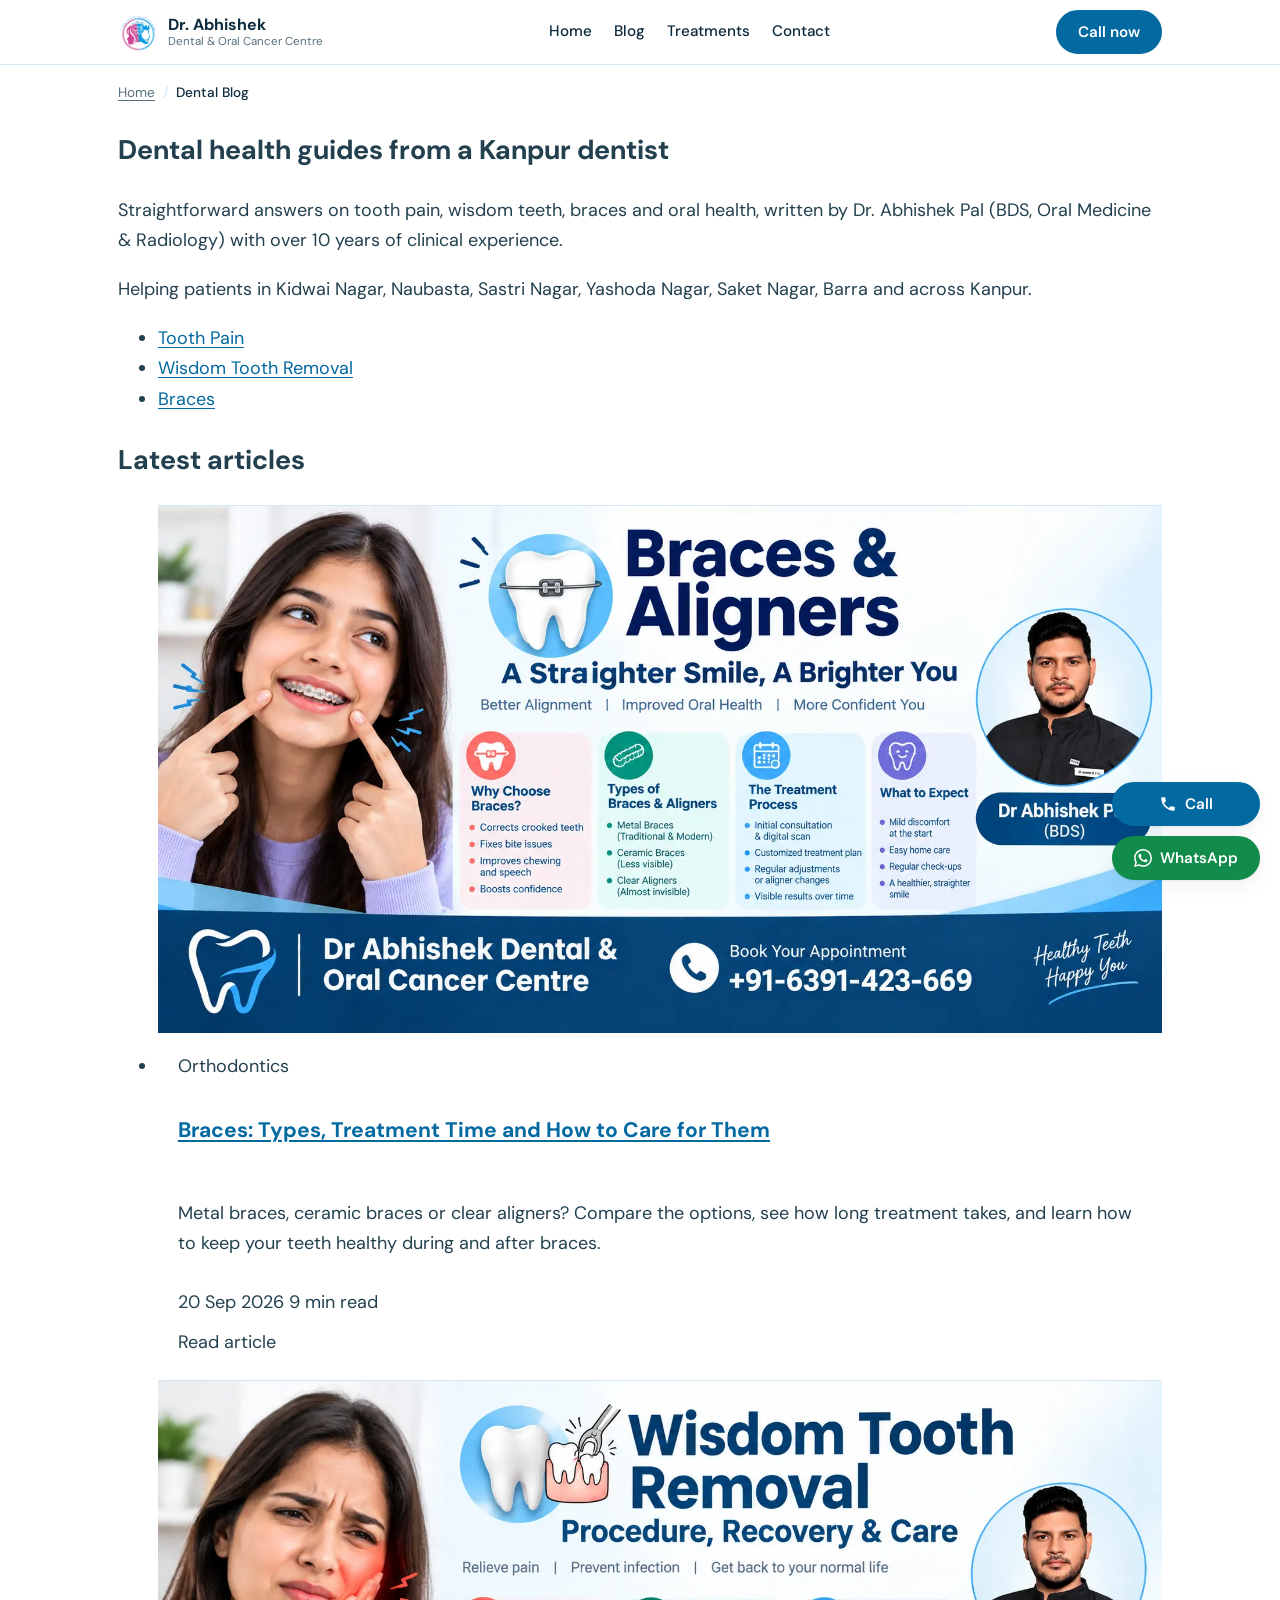
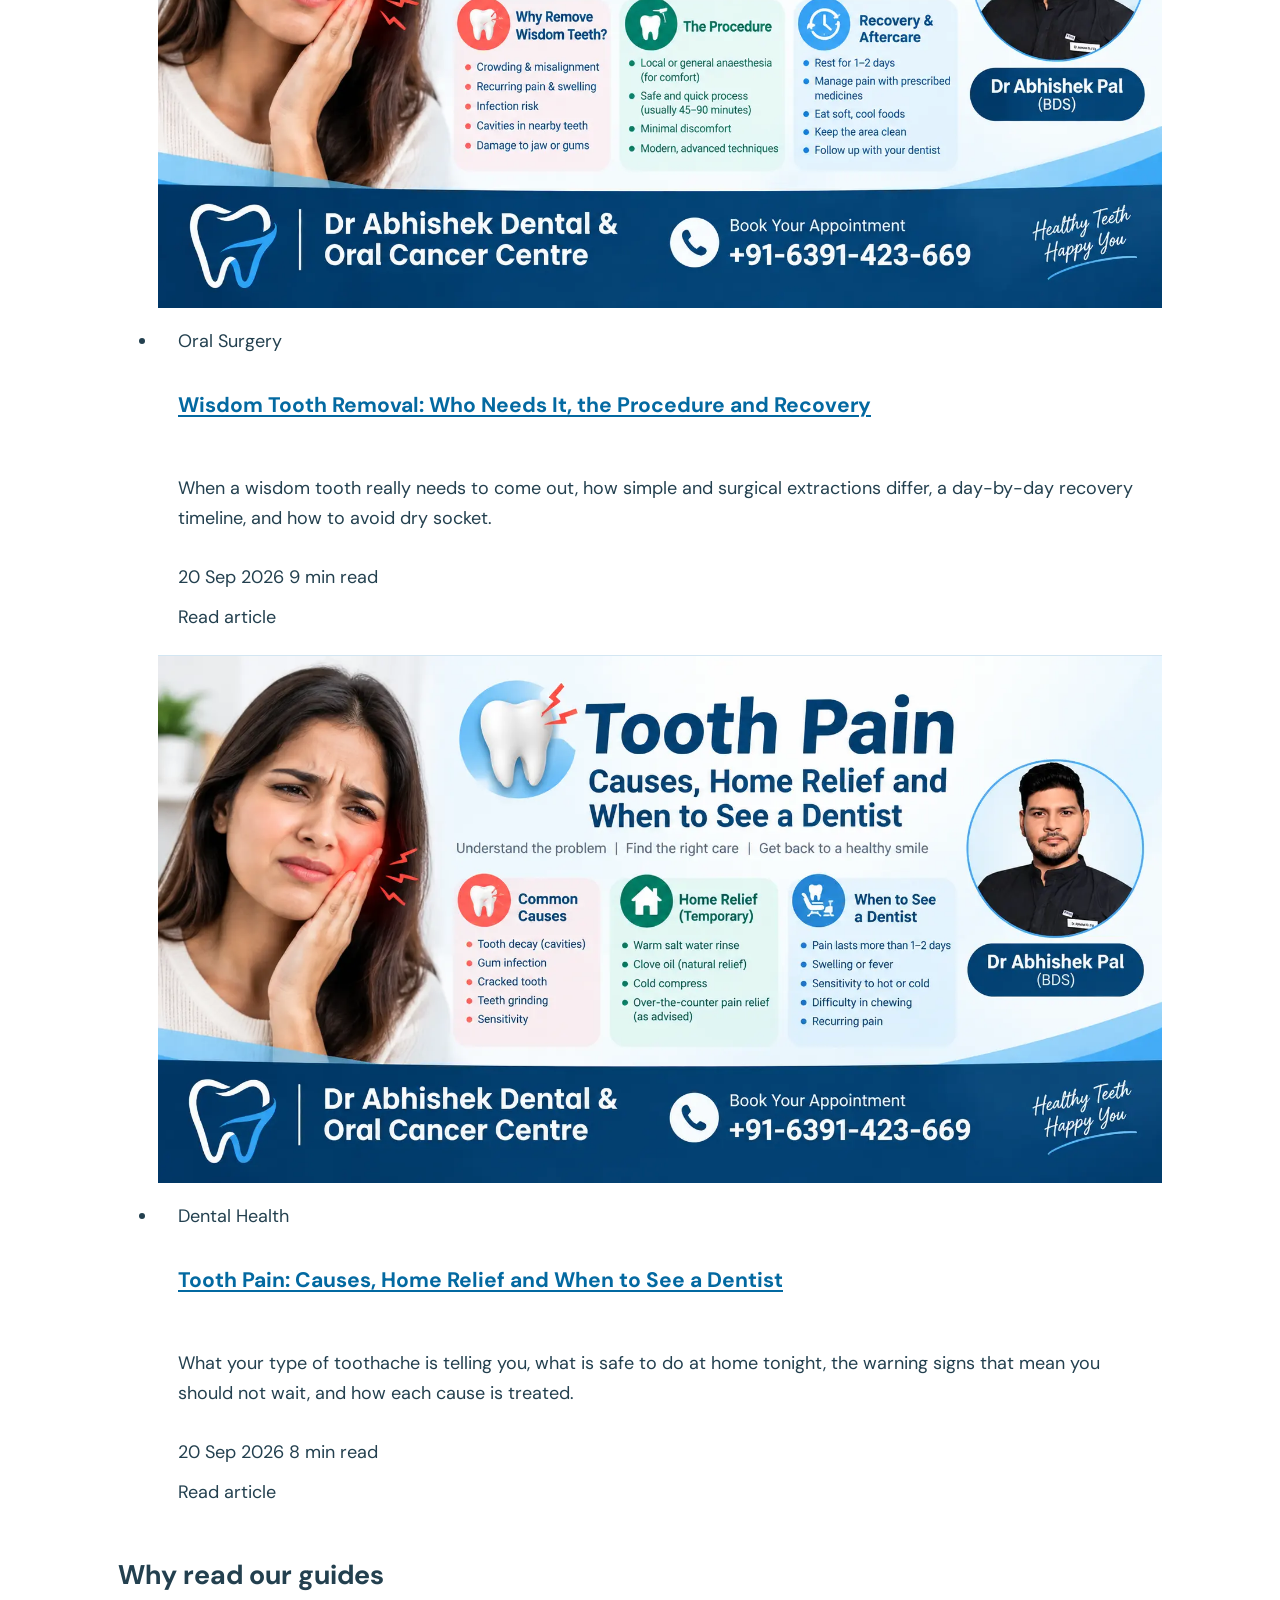
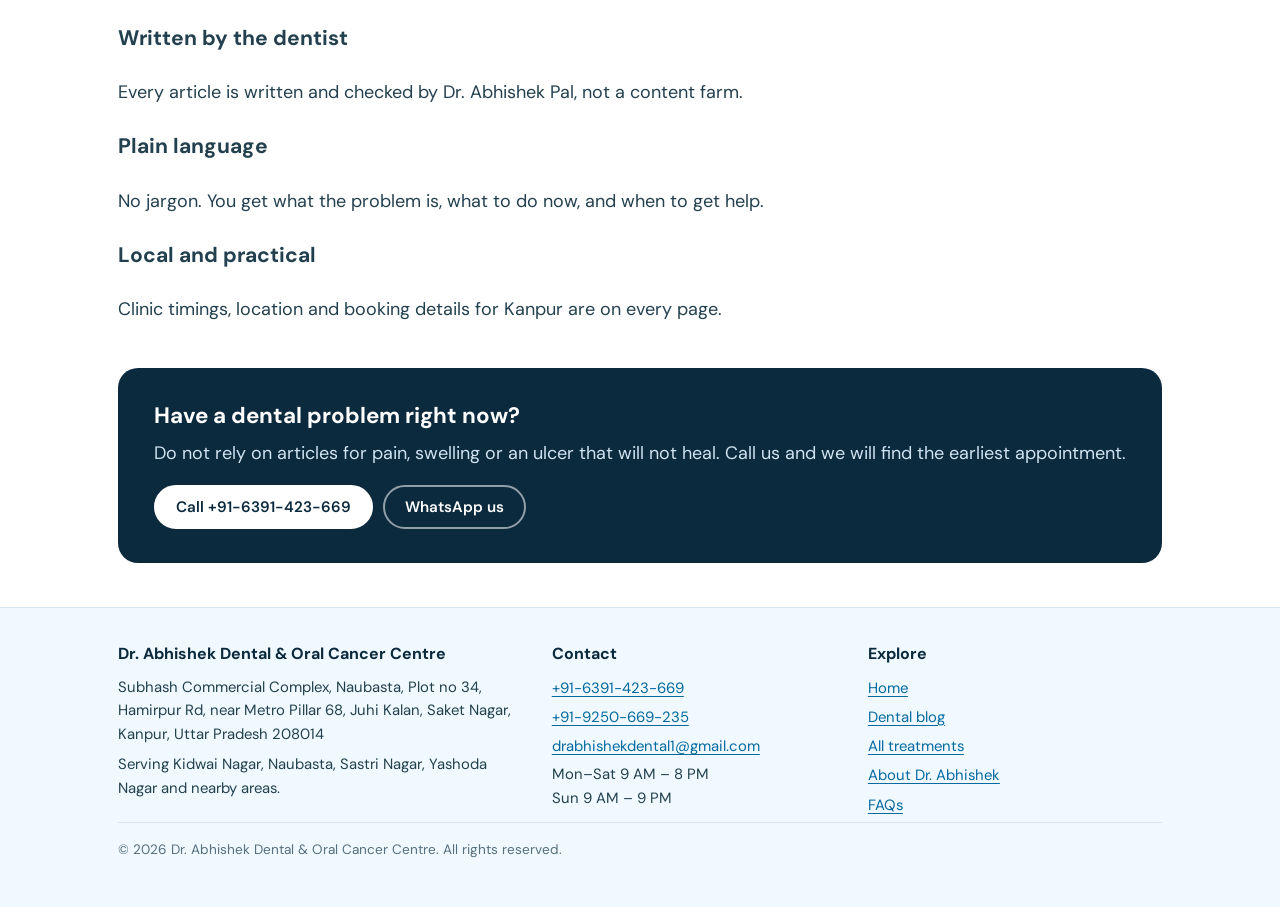
<file: blog/index.html>
<!DOCTYPE html>
<html lang="en-IN">
<head>
<meta charset="UTF-8">
<meta name="viewport" content="width=device-width, initial-scale=1">

<!-- ===== PRIMARY SEO ===== -->
<title>Dental Health Blog | Dr. Abhishek Dental, Kanpur</title>
<meta name="description" content="Clear, doctor-written dental guides on toothache, wisdom teeth, braces and oral cancer screening for patients in Kidwai Nagar, Naubasta, Sastri Nagar &amp; Yashoda Nagar, Kanpur.">
<meta name="keywords" content="dental blog Kanpur, dentist Kidwai Nagar, dentist Naubasta, dentist Yashoda Nagar, dentist Sastri Nagar, tooth pain, wisdom tooth, braces Kanpur, oral cancer screening Kanpur">
<meta name="author" content="Dr. Abhishek Pal">
<meta name="robots" content="index, follow, max-snippet:-1, max-image-preview:large, max-video-preview:-1">
<link rel="canonical" href="https://www.drabhishekdental.in/blog/">

<!-- ===== GEO ===== -->
<meta name="geo.region" content="IN-UP">
<meta name="geo.placename" content="Kanpur, Uttar Pradesh, India">
<meta name="geo.position" content="26.42372;80.31676">
<meta name="ICBM" content="26.42372, 80.31676">

<!-- ===== OPEN GRAPH / TWITTER ===== -->
<meta property="og:type" content="website">
<meta property="og:url" content="https://www.drabhishekdental.in/blog/">
<meta property="og:title" content="Dental Health Blog | Dr. Abhishek Dental, Kanpur">
<meta property="og:description" content="Doctor-written dental guides for patients in Kanpur: toothache, wisdom teeth, braces and more.">
<meta property="og:image" content="https://www.drabhishekdental.in/blog/images/braces-types-treatment-duration-kanpur.webp">
<meta property="og:image:alt" content="Dental health guides by Dr. Abhishek Pal, Kanpur">
<meta property="og:locale" content="en_IN">
<meta property="og:site_name" content="Dr. Abhishek Dental &amp; Oral Cancer Centre">
<meta name="twitter:card" content="summary_large_image">
<meta name="twitter:title" content="Dental Health Blog | Dr. Abhishek Dental, Kanpur">
<meta name="twitter:description" content="Doctor-written dental guides for patients in Kanpur.">
<meta name="twitter:image" content="https://www.drabhishekdental.in/blog/images/braces-types-treatment-duration-kanpur.webp">

<!-- ===== ICONS ===== -->
<link rel="icon" type="image/png" href="/favicon.png">
<link rel="apple-touch-icon" href="/favicon.png">

<!-- ===== FONT (non-blocking) + STYLES ===== -->
<link rel="preconnect" href="https://fonts.googleapis.com">
<link rel="preconnect" href="https://fonts.gstatic.com" crossorigin>
<link rel="stylesheet" href="https://fonts.googleapis.com/css2?family=DM+Sans:opsz,wght@9..40,400;9..40,500;9..40,600;9..40,700&amp;display=swap">
<link rel="preload" as="image" href="/blog/images/braces-types-treatment-duration-kanpur.webp" type="image/webp" fetchpriority="high">
<link rel="stylesheet" href="/blog/blog.css">
<style>
/* Image cards for the blog index */
.post-card{padding:0;border-top:1px solid var(--line);overflow:hidden;gap:0}
.post-thumb{display:block;width:100%;height:auto;aspect-ratio:1200/630;object-fit:cover;background:var(--mist-2)}
.post-body{display:flex;flex-direction:column;gap:10px;padding:18px 20px 22px;flex:1}
.post-card:hover .post-more{text-decoration:underline}
</style>

<!-- ===== SCHEMA: Blog (add each new post to blogPost) ===== -->
<script type="application/ld+json">
{
  "@context": "https://schema.org",
  "@type": "Blog",
  "@id": "https://www.drabhishekdental.in/blog/#blog",
  "url": "https://www.drabhishekdental.in/blog/",
  "name": "Dental Health Blog by Dr. Abhishek Dental & Oral Cancer Centre",
  "description": "Doctor-written dental guides for patients in Kanpur.",
  "inLanguage": "en-IN",
  "publisher": {
    "@type": "Organization",
    "name": "Dr. Abhishek Dental & Oral Cancer Centre",
    "url": "https://www.drabhishekdental.in/",
    "logo": { "@type": "ImageObject", "url": "https://www.drabhishekdental.in/logo-main.png" }
  },
  "blogPost": [
    {
      "@type": "BlogPosting",
      "headline": "Braces: Types, Treatment Time and How to Care for Them",
      "url": "https://www.drabhishekdental.in/blog/braces-types-treatment-duration-kanpur/",
      "image": "https://www.drabhishekdental.in/blog/images/braces-types-treatment-duration-kanpur.webp",
      "datePublished": "2026-09-20",
      "author": { "@type": "Person", "name": "Dr. Abhishek Pal" }
    },
    {
      "@type": "BlogPosting",
      "headline": "Wisdom Tooth Removal: Who Needs It, the Procedure and Recovery",
      "url": "https://www.drabhishekdental.in/blog/wisdom-tooth-removal-procedure-recovery-kanpur/",
      "image": "https://www.drabhishekdental.in/blog/images/wisdom-tooth-removal-procedure-recovery-kanpur.webp",
      "datePublished": "2026-09-20",
      "author": { "@type": "Person", "name": "Dr. Abhishek Pal" }
    },
    {
      "@type": "BlogPosting",
      "headline": "Tooth Pain: Causes, Home Relief and When to See a Dentist",
      "url": "https://www.drabhishekdental.in/blog/tooth-pain-causes-home-relief-treatment-kanpur/",
      "image": "https://www.drabhishekdental.in/blog/images/tooth-pain-causes-home-relief-treatment-kanpur.webp",
      "datePublished": "2026-09-20",
      "author": { "@type": "Person", "name": "Dr. Abhishek Pal" }
    }
  ]
}
</script>

<!-- ===== SCHEMA: Breadcrumbs ===== -->
<script type="application/ld+json">
{
  "@context": "https://schema.org",
  "@type": "BreadcrumbList",
  "itemListElement": [
    { "@type": "ListItem", "position": 1, "name": "Home", "item": "https://www.drabhishekdental.in/" },
    { "@type": "ListItem", "position": 2, "name": "Dental Blog", "item": "https://www.drabhishekdental.in/blog/" }
  ]
}
</script>
</head>

<body>
<a class="skip-link" href="#main">Skip to content</a>

<!-- ===== HEADER ===== -->
<header class="blog-header">
  <div class="wrap">
    <a class="brand" href="/" aria-label="Dr. Abhishek Dental &amp; Oral Cancer Centre home">
      <img src="/logo.png" alt="" width="40" height="40">
      <span class="brand-text">
        <span class="brand-name">Dr. Abhishek</span>
        <span class="brand-sub">Dental &amp; Oral Cancer Centre</span>
      </span>
    </a>
    <nav class="header-links" aria-label="Main">
      <a href="/">Home</a>
      <a href="/blog/">Blog</a>
      <a href="/#services">Treatments</a>
      <a href="/#contact">Contact</a>
    </nav>
    <a class="btn" href="tel:+916391423669">Call now</a>
  </div>
</header>

<main id="main" class="wrap">

  <nav class="crumbs" aria-label="Breadcrumb">
    <ol>
      <li><a href="/">Home</a></li>
      <li aria-current="page">Dental Blog</li>
    </ol>
  </nav>

  <section class="index-hero" aria-labelledby="page-title">
    <h1 id="page-title">Dental health guides from a Kanpur dentist</h1>
    <p>Straightforward answers on tooth pain, wisdom teeth, braces and oral health, written by Dr. Abhishek Pal (BDS, Oral Medicine &amp; Radiology) with over 10 years of clinical experience.</p>
    <p class="areas">Helping patients in Kidwai Nagar, Naubasta, Sastri Nagar, Yashoda Nagar, Saket Nagar, Barra and across Kanpur.</p>
    <ul class="topic-bar" aria-label="Browse topics">
      <li><a href="/blog/tooth-pain-causes-home-relief-treatment-kanpur/">Tooth Pain</a></li>
      <li><a href="/blog/wisdom-tooth-removal-procedure-recovery-kanpur/">Wisdom Tooth Removal</a></li>
      <li><a href="/blog/braces-types-treatment-duration-kanpur/">Braces</a></li>
    </ul>
  </section>

  <section aria-labelledby="latest-title">
    <h2 class="section-title" id="latest-title">Latest articles</h2>

    <ul class="post-grid">

      <!-- ===== POST CARDS (newest first). To add a post, copy one <li> block to the top ===== -->
      <li>
        <article class="post-card">
          <img class="post-thumb" src="/blog/images/braces-types-treatment-duration-kanpur.webp" alt="Cover image for the guide to braces: types, treatment time and care" width="1200" height="630" decoding="async" fetchpriority="high">
          <div class="post-body">
            <span class="post-tag">Orthodontics</span>
            <h3><a href="/blog/braces-types-treatment-duration-kanpur/">Braces: Types, Treatment Time and How to Care for Them</a></h3>
            <p>Metal braces, ceramic braces or clear aligners? Compare the options, see how long treatment takes, and learn how to keep your teeth healthy during and after braces.</p>
            <div class="post-meta">
              <time datetime="2026-09-20">20 Sep 2026</time>
              <span>9 min read</span>
            </div>
            <span class="post-more" aria-hidden="true">Read article</span>
          </div>
        </article>
      </li>

      <li>
        <article class="post-card">
          <img class="post-thumb" src="/blog/images/wisdom-tooth-removal-procedure-recovery-kanpur.webp" alt="Cover image for the guide to wisdom tooth removal, procedure and recovery" width="1200" height="630" decoding="async" loading="lazy">
          <div class="post-body">
            <span class="post-tag">Oral Surgery</span>
            <h3><a href="/blog/wisdom-tooth-removal-procedure-recovery-kanpur/">Wisdom Tooth Removal: Who Needs It, the Procedure and Recovery</a></h3>
            <p>When a wisdom tooth really needs to come out, how simple and surgical extractions differ, a day-by-day recovery timeline, and how to avoid dry socket.</p>
            <div class="post-meta">
              <time datetime="2026-09-20">20 Sep 2026</time>
              <span>9 min read</span>
            </div>
            <span class="post-more" aria-hidden="true">Read article</span>
          </div>
        </article>
      </li>

      <li>
        <article class="post-card">
          <img class="post-thumb" src="/blog/images/tooth-pain-causes-home-relief-treatment-kanpur.webp" alt="Cover image for the guide to tooth pain causes, home relief and treatment" width="1200" height="630" decoding="async" loading="lazy">
          <div class="post-body">
            <span class="post-tag">Dental Health</span>
            <h3><a href="/blog/tooth-pain-causes-home-relief-treatment-kanpur/">Tooth Pain: Causes, Home Relief and When to See a Dentist</a></h3>
            <p>What your type of toothache is telling you, what is safe to do at home tonight, the warning signs that mean you should not wait, and how each cause is treated.</p>
            <div class="post-meta">
              <time datetime="2026-09-20">20 Sep 2026</time>
              <span>8 min read</span>
            </div>
            <span class="post-more" aria-hidden="true">Read article</span>
          </div>
        </article>
      </li>

    </ul>
  </section>

  <section aria-labelledby="why-title">
    <h2 class="section-title" id="why-title">Why read our guides</h2>
    <div class="info-strip">
      <div>
        <h3>Written by the dentist</h3>
        <p>Every article is written and checked by Dr. Abhishek Pal, not a content farm.</p>
      </div>
      <div>
        <h3>Plain language</h3>
        <p>No jargon. You get what the problem is, what to do now, and when to get help.</p>
      </div>
      <div>
        <h3>Local and practical</h3>
        <p>Clinic timings, location and booking details for Kanpur are on every page.</p>
      </div>
    </div>
  </section>

  <div class="cta-box">
    <h2>Have a dental problem right now?</h2>
    <p>Do not rely on articles for pain, swelling or an ulcer that will not heal. Call us and we will find the earliest appointment.</p>
    <div class="cta-actions">
      <a class="btn" href="tel:+916391423669">Call +91-6391-423-669</a>
      <a class="btn btn-outline" href="https://wa.me/916391423669?text=Hello%2C%20I%20would%20like%20to%20book%20an%20appointment" target="_blank" rel="noopener noreferrer">WhatsApp us</a>
    </div>
  </div>

</main>

<!-- ===== FOOTER ===== -->
<footer class="blog-footer">
  <div class="wrap">
    <div class="footer-grid">
      <div>
        <h2>Dr. Abhishek Dental &amp; Oral Cancer Centre</h2>
        <address>Subhash Commercial Complex, Naubasta, Plot no 34, Hamirpur Rd, near Metro Pillar 68, Juhi Kalan, Saket Nagar, Kanpur, Uttar Pradesh 208014</address>
        <p>Serving Kidwai Nagar, Naubasta, Sastri Nagar, Yashoda Nagar and nearby areas.</p>
      </div>
      <div>
        <h2>Contact</h2>
        <ul>
          <li><a href="tel:+916391423669">+91-6391-423-669</a></li>
          <li><a href="tel:+919250669235">+91-9250-669-235</a></li>
          <li><a href="mailto:drabhishekdental1@gmail.com">drabhishekdental1@gmail.com</a></li>
        </ul>
        <p>Mon–Sat 9 AM – 8 PM<br>Sun 9 AM – 9 PM</p>
      </div>
      <div>
        <h2>Explore</h2>
        <ul>
          <li><a href="/">Home</a></li>
          <li><a href="/blog/">Dental blog</a></li>
          <li><a href="/#services">All treatments</a></li>
          <li><a href="/#about">About Dr. Abhishek</a></li>
          <li><a href="/#faq">FAQs</a></li>
        </ul>
      </div>
    </div>
    <p class="footer-legal">&copy; 2026 Dr. Abhishek Dental &amp; Oral Cancer Centre. All rights reserved.</p>
  </div>
</footer>

<!-- ===== STICKY CALL / WHATSAPP (pure CSS, no JS) ===== -->
<div class="float-actions">
  <a class="btn" href="tel:+916391423669" aria-label="Call Dr. Abhishek Dental now">
    <svg viewBox="0 0 24 24" fill="currentColor" aria-hidden="true"><path d="M6.62 10.79c1.44 2.83 3.76 5.14 6.59 6.59l2.2-2.2c.27-.27.67-.36 1.02-.24 1.12.37 2.33.57 3.57.57.55 0 1 .45 1 1V20c0 .55-.45 1-1 1-9.39 0-17-7.61-17-17 0-.55.45-1 1-1h3.5c.55 0 1 .45 1 1 0 1.25.2 2.45.57 3.57.11.35.03.74-.25 1.02l-2.2 2.2z"/></svg>
    Call
  </a>
  <a class="btn btn-wa" href="https://wa.me/916391423669?text=Hello%2C%20I%20would%20like%20to%20book%20an%20appointment" target="_blank" rel="noopener noreferrer" aria-label="Chat on WhatsApp">
    <svg viewBox="0 0 24 24" fill="currentColor" aria-hidden="true"><path d="M17.472 14.382c-.297-.149-1.758-.867-2.03-.967-.273-.099-.471-.148-.67.15-.197.297-.767.966-.94 1.164-.173.199-.347.223-.644.075-.297-.15-1.255-.463-2.39-1.475-.883-.788-1.48-1.761-1.653-2.059-.173-.297-.018-.458.13-.606.134-.133.298-.347.446-.52.149-.174.198-.298.298-.497.099-.198.05-.371-.025-.52-.075-.149-.669-1.612-.916-2.207-.242-.579-.487-.5-.669-.51-.173-.008-.371-.01-.57-.01-.198 0-.52.074-.792.372-.272.297-1.04 1.016-1.04 2.479 0 1.462 1.065 2.875 1.213 3.074.149.198 2.096 3.2 5.077 4.487.709.306 1.262.489 1.694.625.712.227 1.36.195 1.871.118.571-.085 1.758-.719 2.006-1.413.248-.694.248-1.289.173-1.413-.074-.124-.272-.198-.57-.347m-5.421 7.403h-.004a9.87 9.87 0 01-5.031-1.378l-.361-.214-3.741.982.998-3.648-.235-.374a9.86 9.86 0 01-1.51-5.26c.001-5.45 4.436-9.884 9.888-9.884 2.64 0 5.122 1.03 6.988 2.898a9.825 9.825 0 012.893 6.994c-.003 5.45-4.437 9.884-9.885 9.884m8.413-18.297A11.815 11.815 0 0012.05 0C5.495 0 .16 5.335.157 11.892c0 2.096.547 4.142 1.588 5.945L.057 24l6.305-1.654a11.882 11.882 0 005.683 1.448h.005c6.554 0 11.89-5.335 11.893-11.893a11.821 11.821 0 00-3.48-8.413z"/></svg>
    WhatsApp
  </a>
</div>

</body>
</html>
</file>
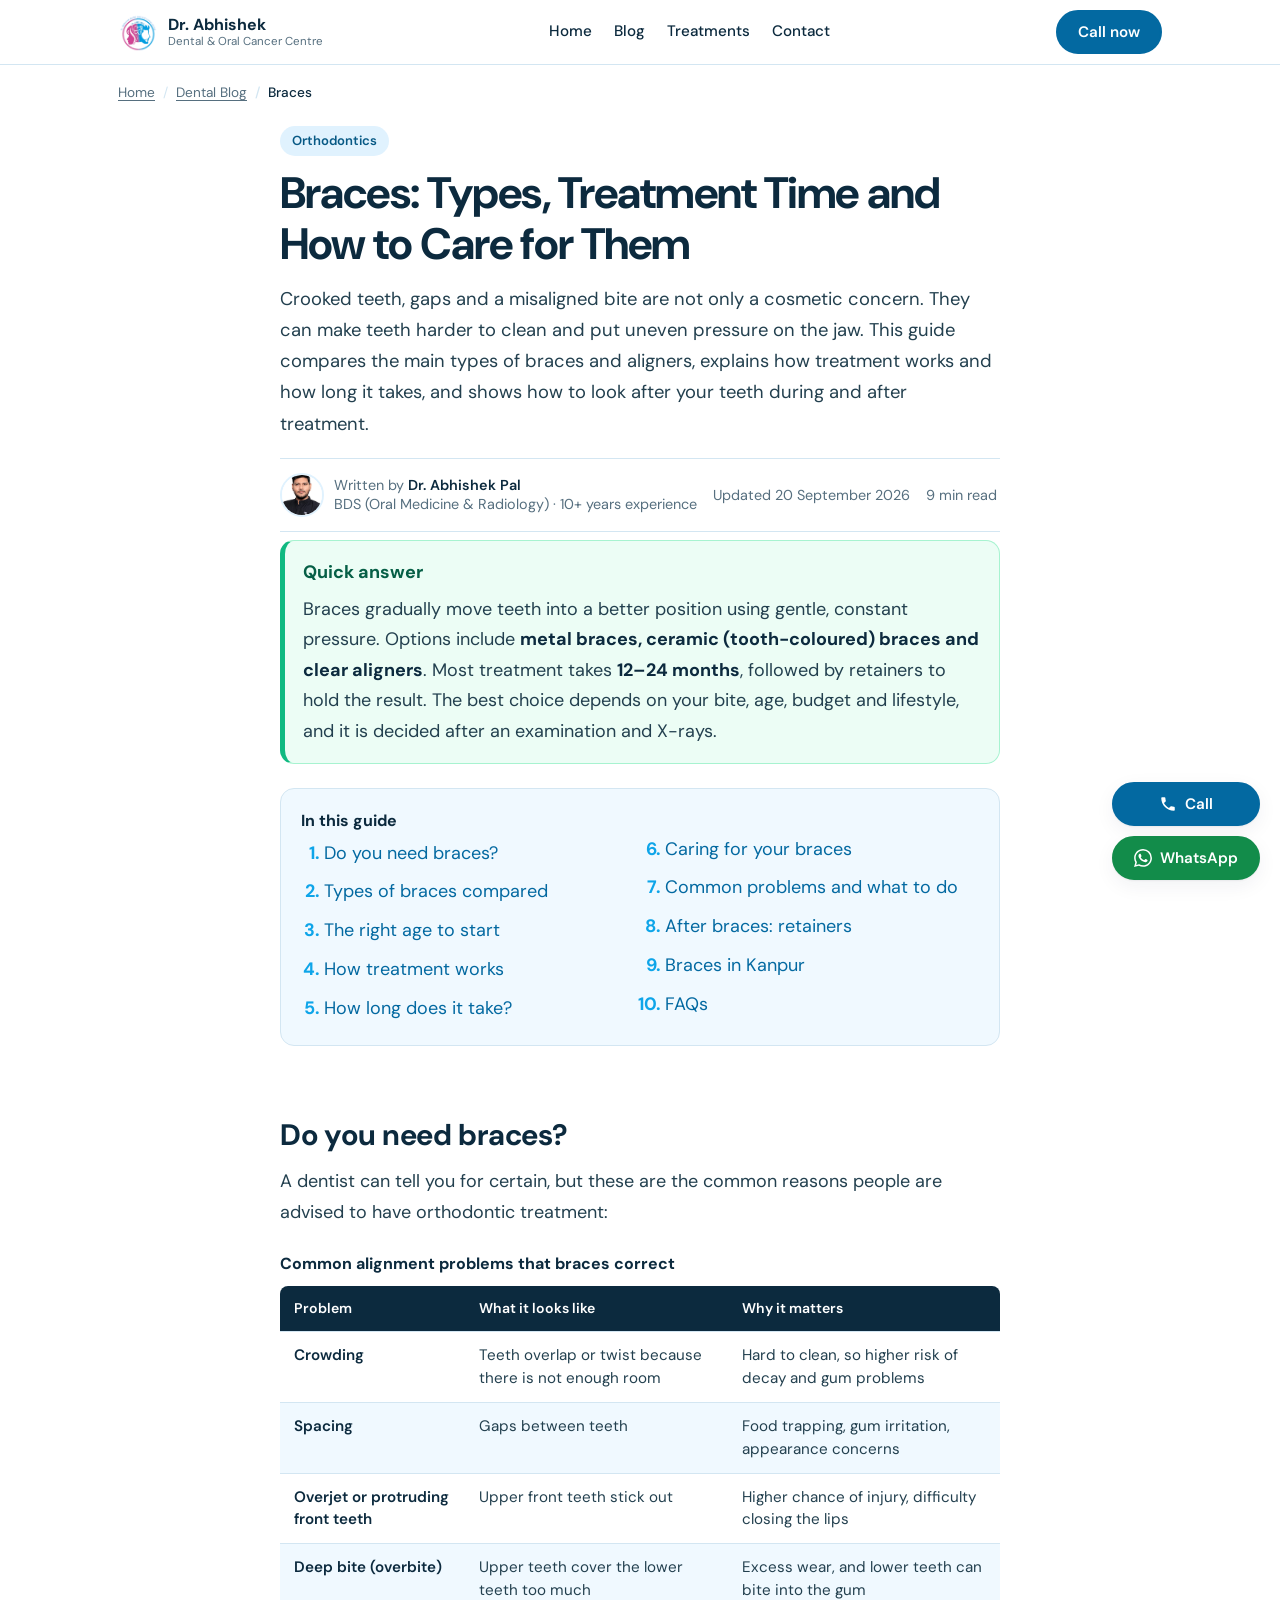
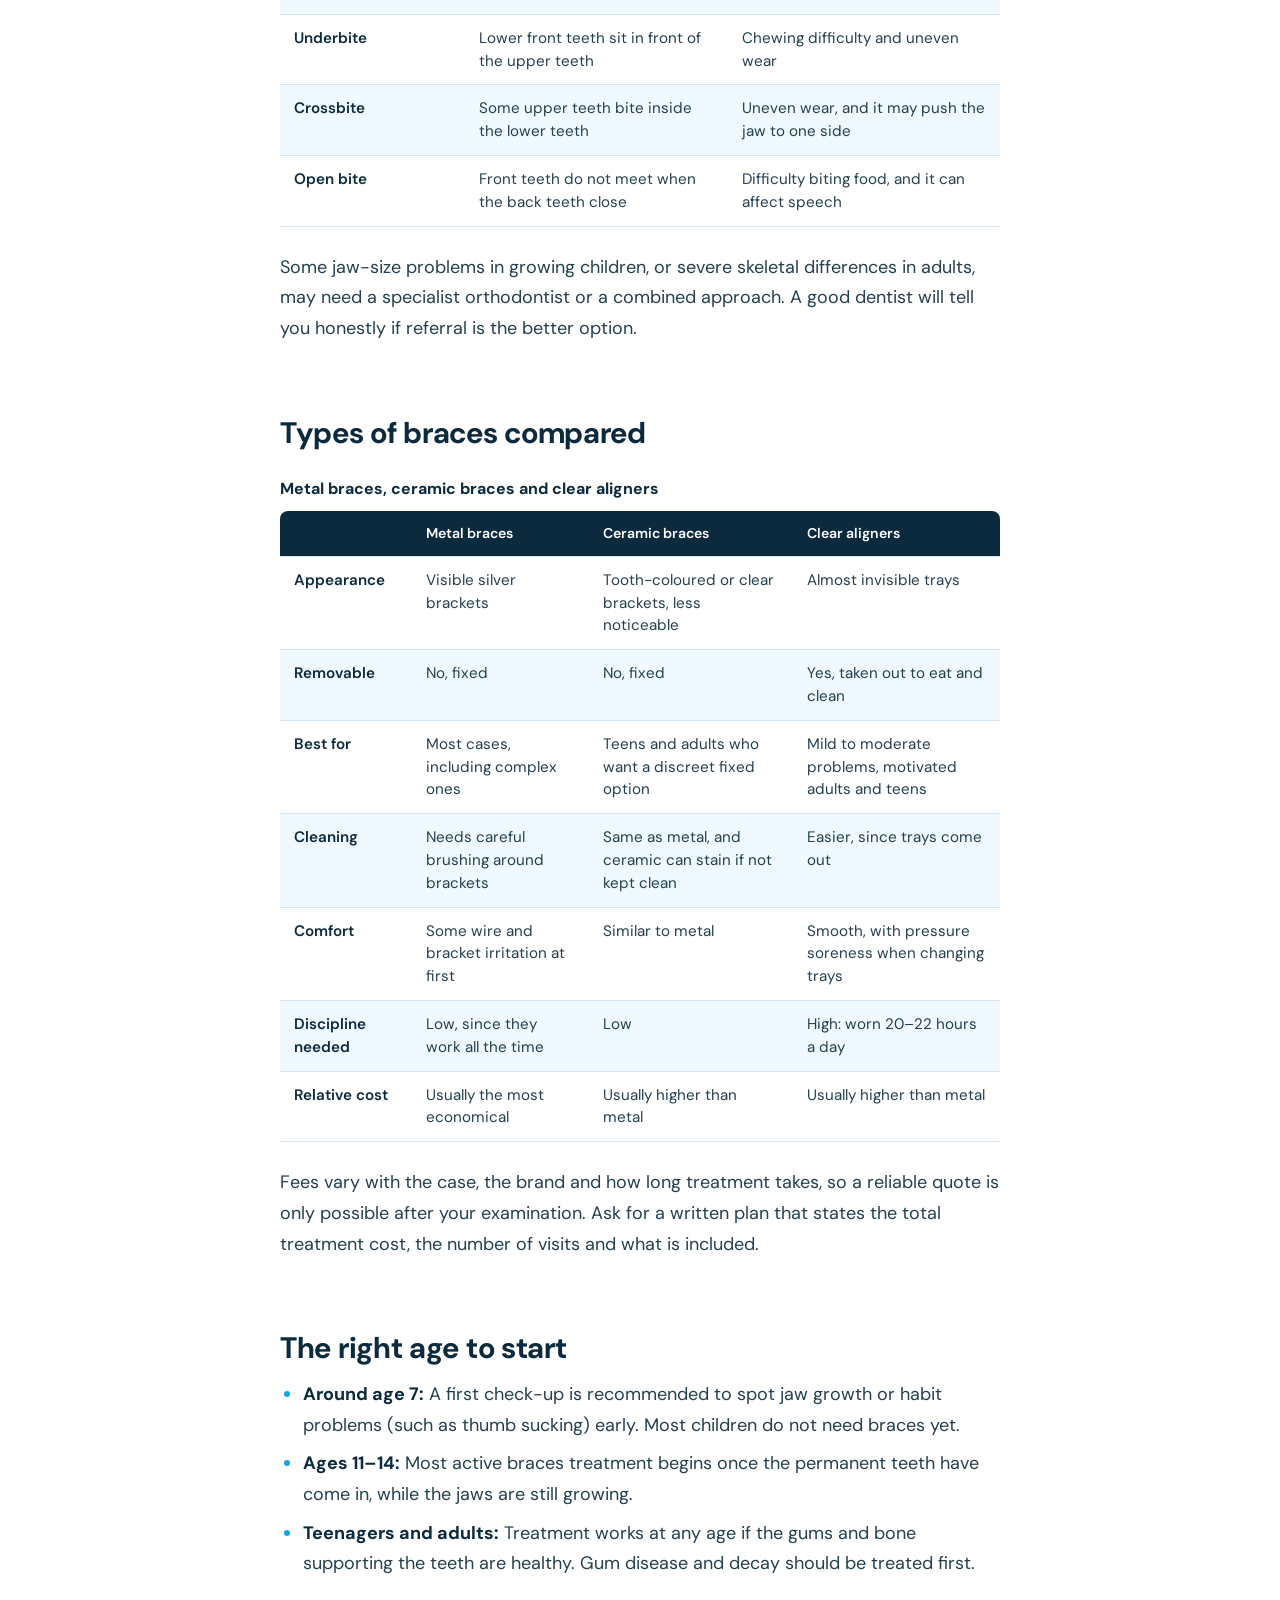
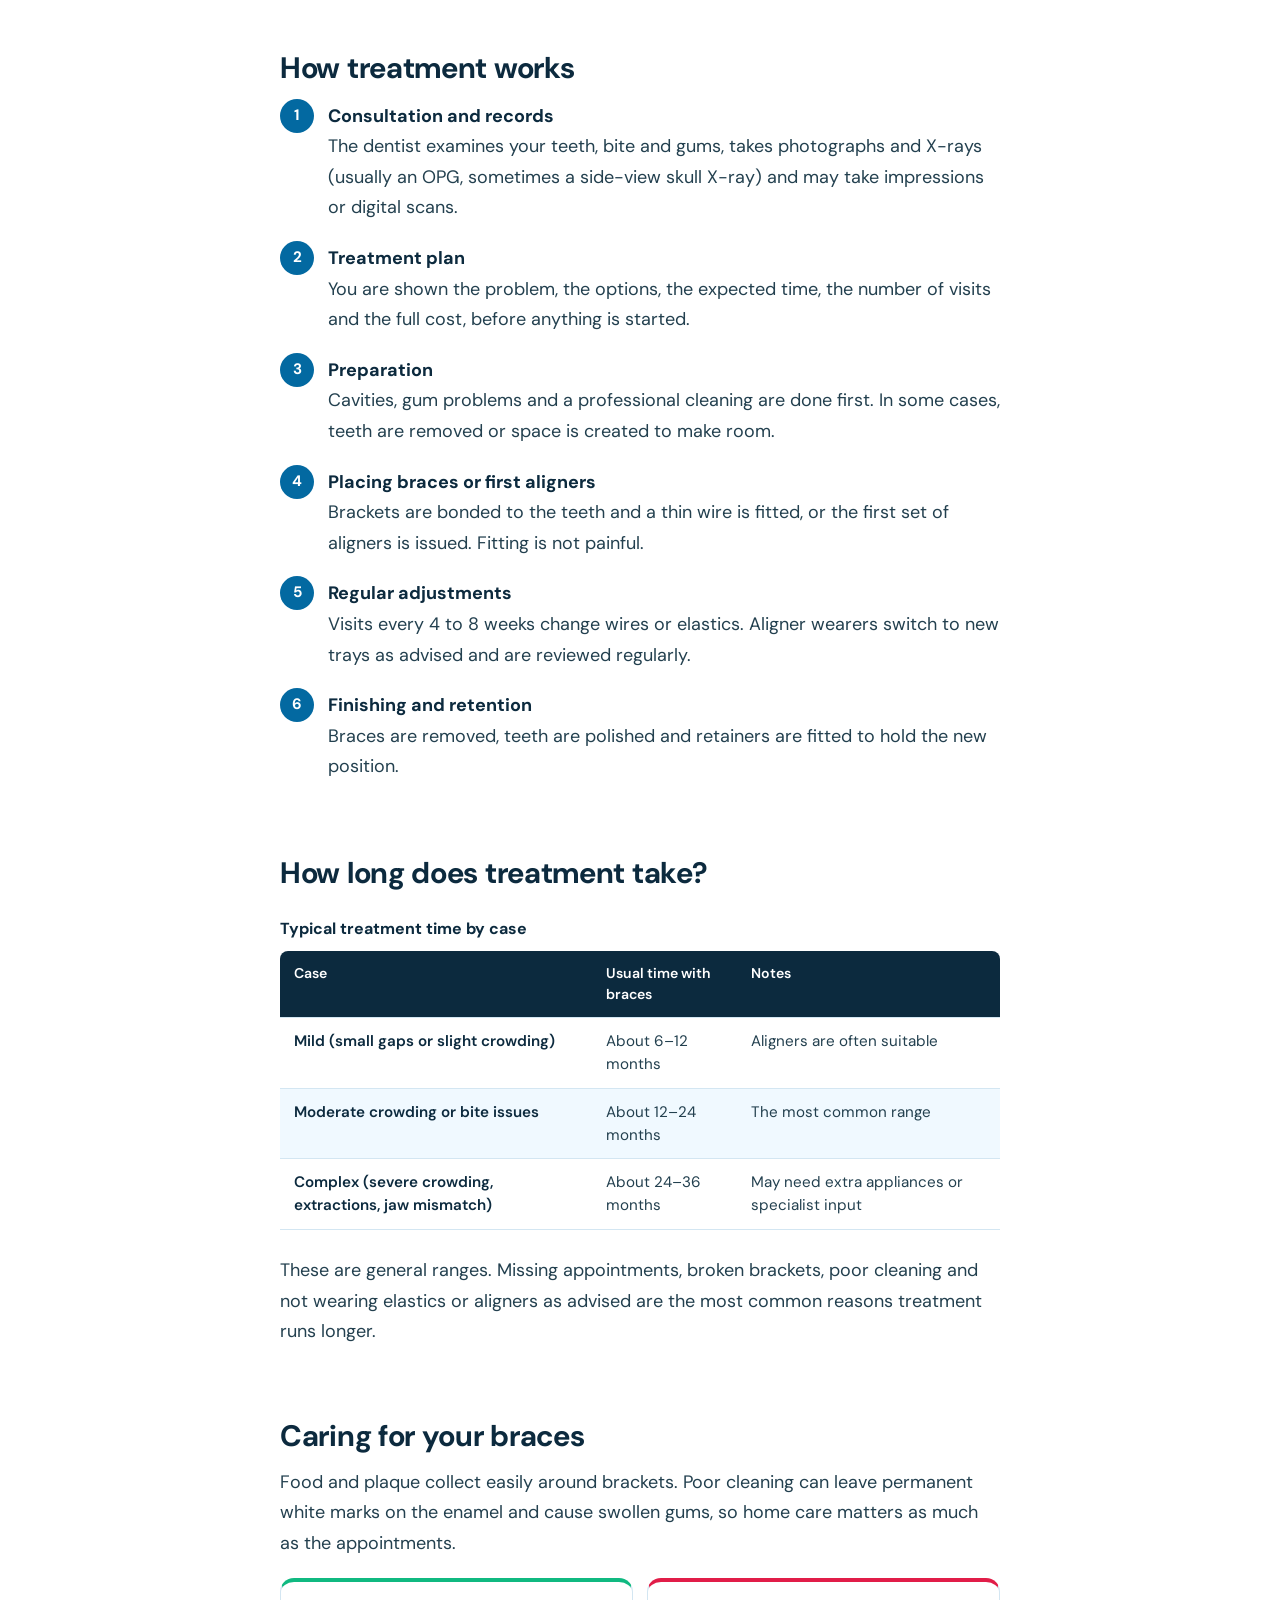
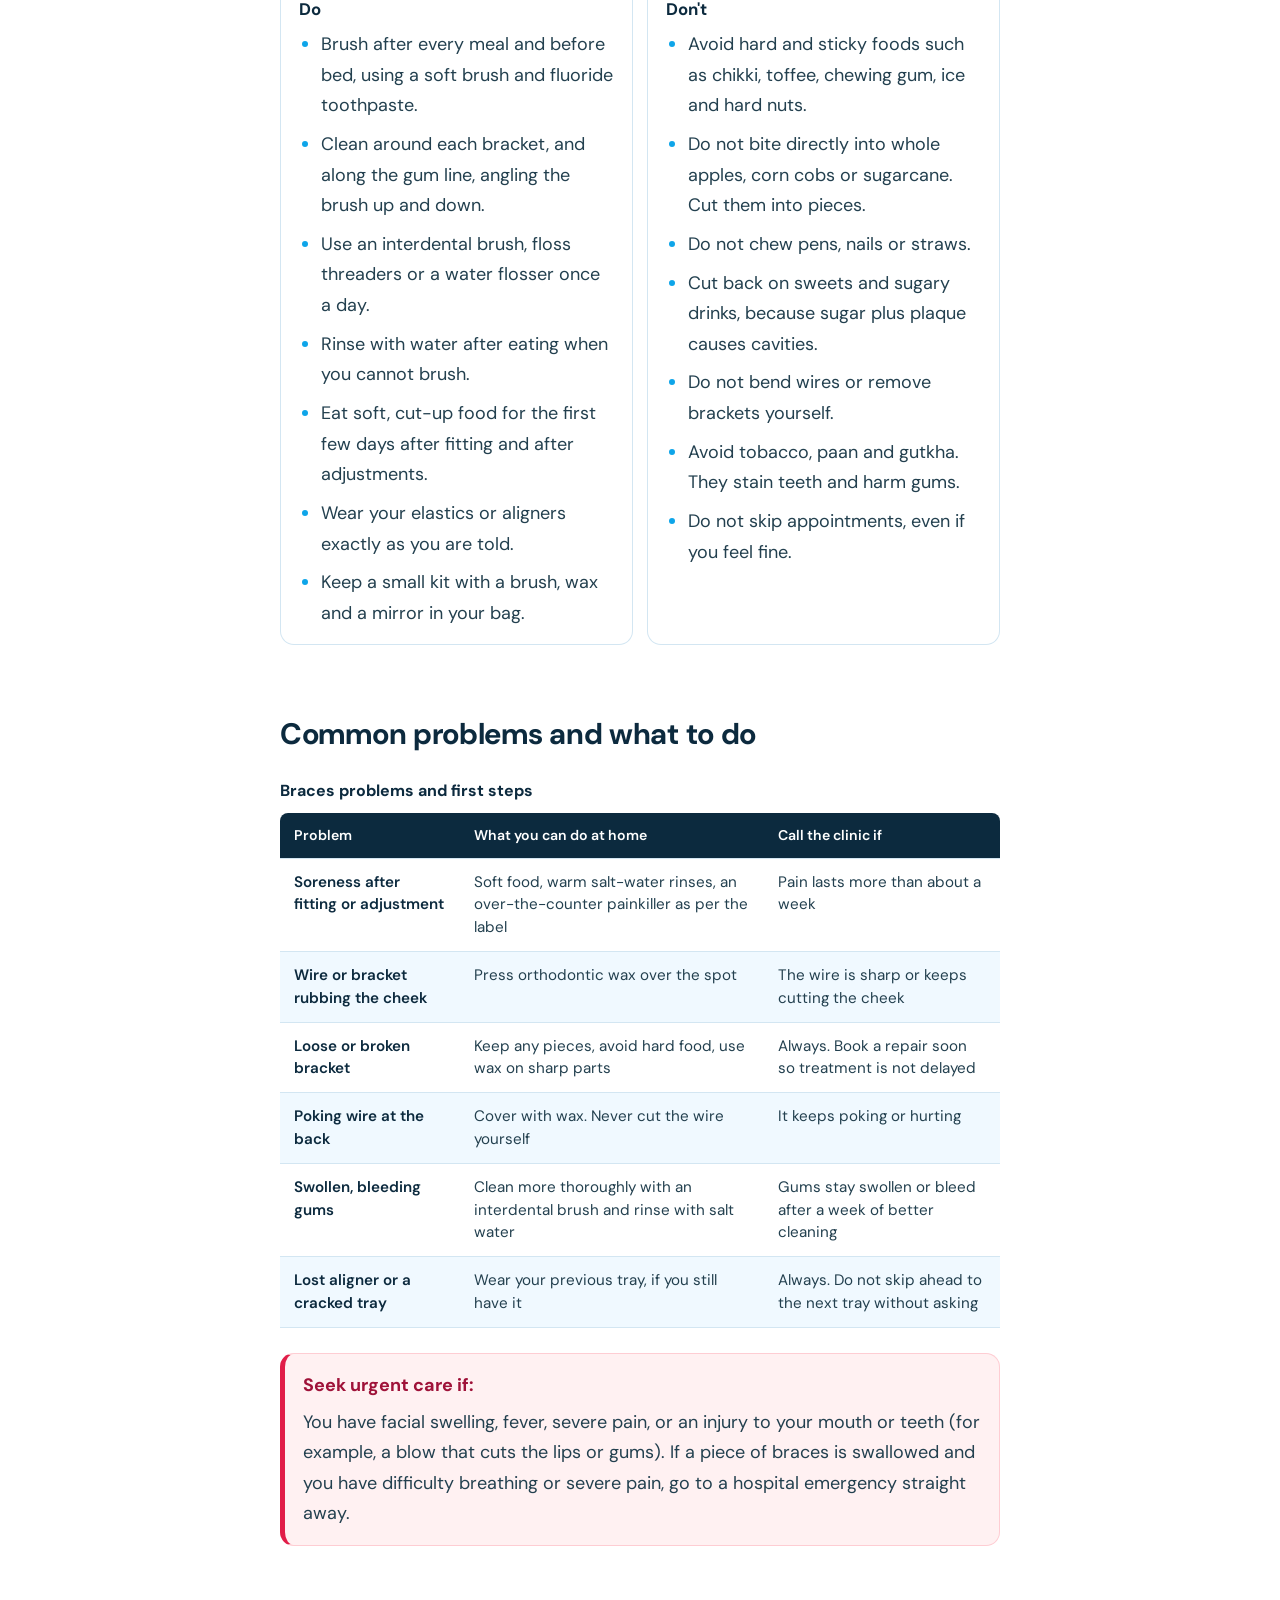
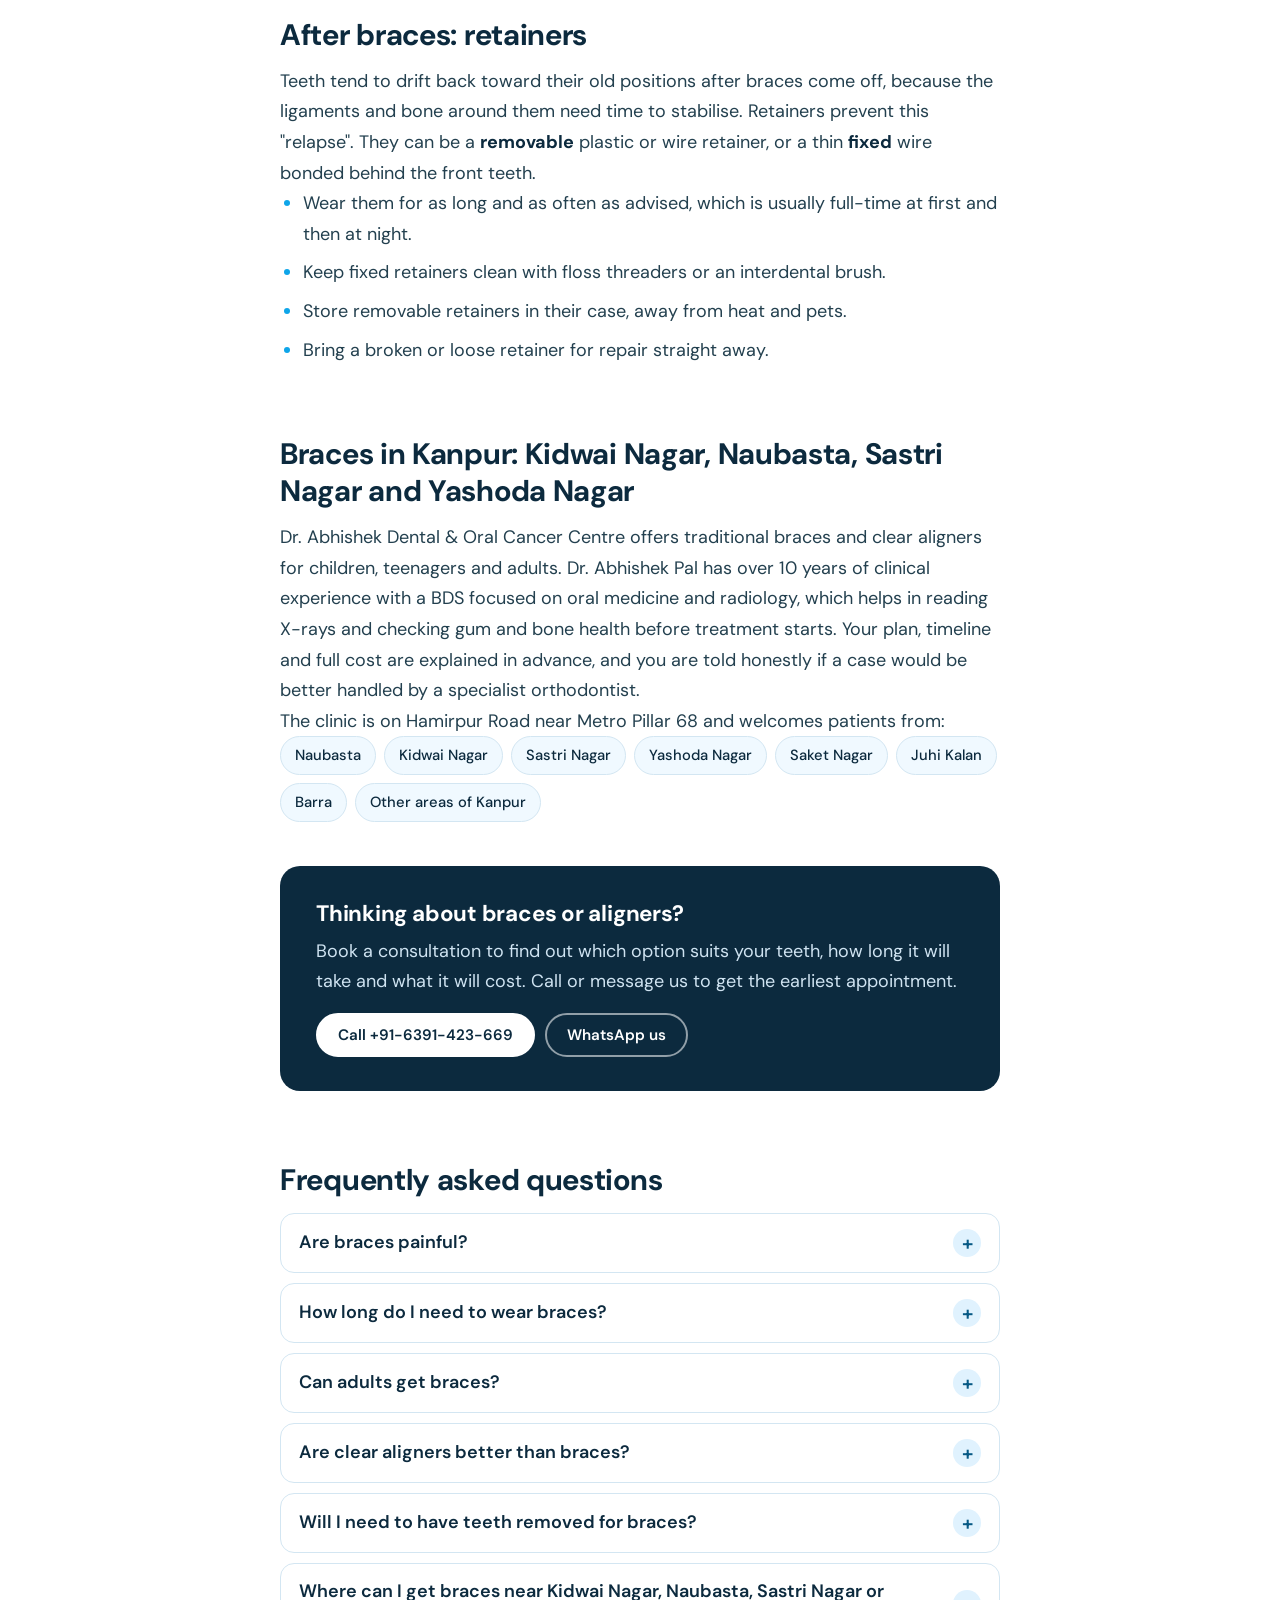
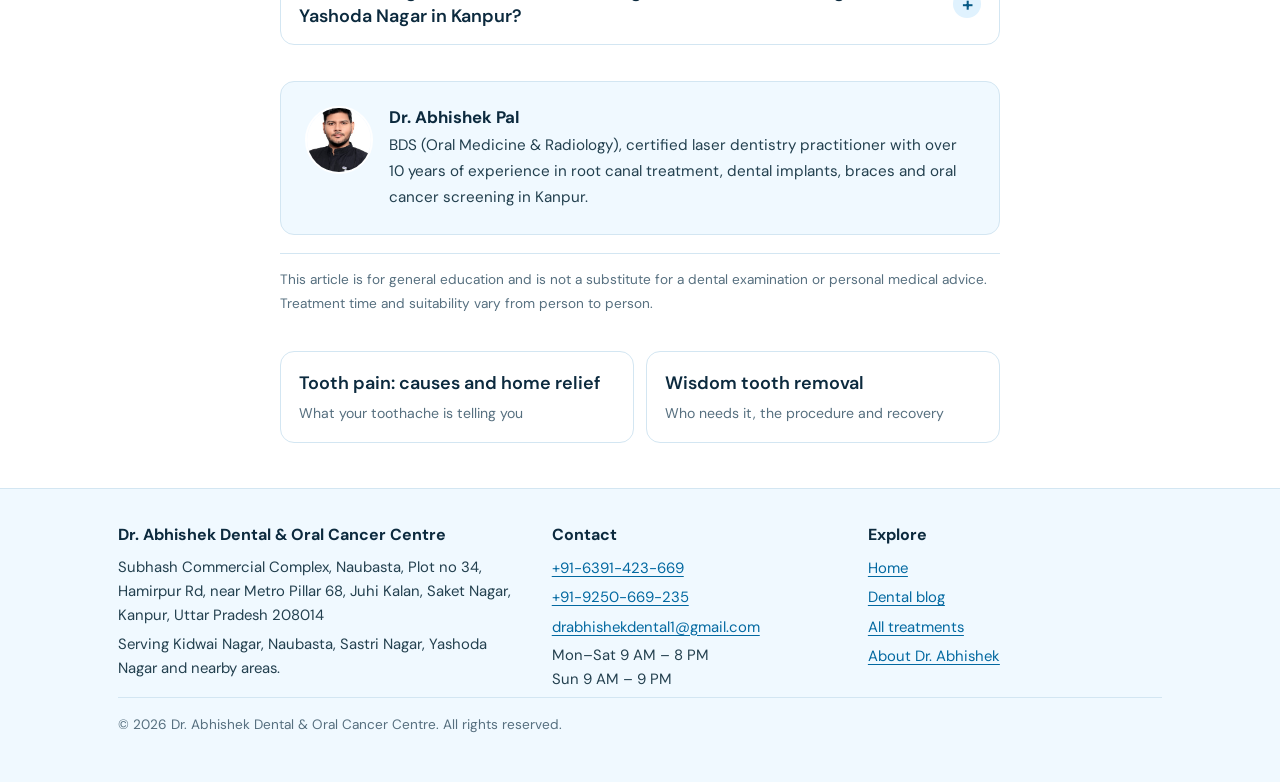
<file: blog/braces-types-treatment-duration-kanpur/index.html>
<!DOCTYPE html>
<html lang="en-IN">
<head>
<meta charset="UTF-8">
<meta name="viewport" content="width=device-width, initial-scale=1">

<!-- ===== PRIMARY SEO ===== -->
<title>Braces in Kanpur: Types, Duration &amp; Care | Dr. Abhishek Dental</title>
<meta name="description" content="Metal, ceramic or clear aligners? Compare braces types, treatment time, care tips and the right age to start. By Dr. Abhishek Pal for Kidwai Nagar, Naubasta &amp; Kanpur.">
<meta name="keywords" content="braces in Kanpur, dental braces Kanpur, clear aligners Kanpur, orthodontic treatment Kanpur, braces Kidwai Nagar, braces Naubasta, braces Yashoda Nagar, braces Sastri Nagar, teeth straightening, crooked teeth treatment">
<meta name="author" content="Dr. Abhishek Pal">
<meta name="robots" content="index, follow, max-snippet:-1, max-image-preview:large, max-video-preview:-1">
<link rel="canonical" href="https://www.drabhishekdental.in/blog/braces-types-treatment-duration-kanpur/">

<!-- ===== GEO ===== -->
<meta name="geo.region" content="IN-UP">
<meta name="geo.placename" content="Kanpur, Uttar Pradesh, India">
<meta name="geo.position" content="26.42372;80.31676">
<meta name="ICBM" content="26.42372, 80.31676">

<!-- ===== OPEN GRAPH / TWITTER ===== -->
<meta property="og:type" content="article">
<meta property="og:url" content="https://www.drabhishekdental.in/blog/braces-types-treatment-duration-kanpur/">
<meta property="og:title" content="Braces in Kanpur: Types, Duration &amp; Care | Dr. Abhishek Dental">
<meta property="og:description" content="Compare metal braces, ceramic braces and clear aligners, and learn how long treatment takes and how to care for your teeth.">
<meta property="og:image" content="https://www.drabhishekdental.in/blog/images/braces-types-treatment-duration-kanpur.webp">
<meta property="og:image:alt" content="Dr. Abhishek Pal, dentist in Kanpur">
<meta property="og:locale" content="en_IN">
<meta property="og:site_name" content="Dr. Abhishek Dental &amp; Oral Cancer Centre">
<meta property="article:published_time" content="2026-09-20T11:00:00+05:30">
<meta property="article:modified_time" content="2026-09-20T11:00:00+05:30">
<meta property="article:author" content="Dr. Abhishek Pal">
<meta name="twitter:card" content="summary_large_image">
<meta name="twitter:title" content="Braces in Kanpur: Types, Duration &amp; Care">
<meta name="twitter:description" content="Compare metal braces, ceramic braces and clear aligners, and learn how long treatment takes.">
<meta name="twitter:image" content="https://www.drabhishekdental.in/blog/images/braces-types-treatment-duration-kanpur.webp">

<!-- ===== ICONS ===== -->
<link rel="icon" type="image/png" href="/favicon.png">
<link rel="apple-touch-icon" href="/favicon.png">

<!-- ===== FONT + STYLES ===== -->
<link rel="preconnect" href="https://fonts.googleapis.com">
<link rel="preconnect" href="https://fonts.gstatic.com" crossorigin>
<link rel="stylesheet" href="https://fonts.googleapis.com/css2?family=DM+Sans:opsz,wght@9..40,400;9..40,500;9..40,600;9..40,700&amp;display=swap">
<link rel="stylesheet" href="/blog/blog.css">

<!-- ===== SCHEMA: BlogPosting ===== -->
<script type="application/ld+json">
{
  "@context": "https://schema.org",
  "@type": "BlogPosting",
  "mainEntityOfPage": {
    "@type": "WebPage",
    "@id": "https://www.drabhishekdental.in/blog/braces-types-treatment-duration-kanpur/"
  },
  "headline": "Braces: Types, Treatment Duration and Care",
  "description": "Compare metal braces, ceramic braces and clear aligners, and learn how long treatment takes, by Dr. Abhishek Pal, Kanpur.",
  "image": "https://www.drabhishekdental.in/blog/images/braces-types-treatment-duration-kanpur.webp",
  "datePublished": "2026-09-20T11:00:00+05:30",
  "dateModified": "2026-09-20T11:00:00+05:30",
  "inLanguage": "en-IN",
  "author": {
    "@type": "Person",
    "name": "Dr. Abhishek Pal",
    "jobTitle": "Dental & Oral Cancer Specialist",
    "url": "https://www.drabhishekdental.in/#about"
  },
  "publisher": {
    "@type": "Organization",
    "name": "Dr. Abhishek Dental & Oral Cancer Centre",
    "logo": { "@type": "ImageObject", "url": "https://www.drabhishekdental.in/logo-main.png" }
  },
  "about": { "@type": "MedicalProcedure", "name": "Orthodontic treatment with braces" },
  "spatialCoverage": ["Kidwai Nagar", "Naubasta", "Sastri Nagar", "Yashoda Nagar", "Saket Nagar", "Barra", "Kanpur"]
}
</script>

<!-- ===== SCHEMA: Breadcrumbs ===== -->
<script type="application/ld+json">
{
  "@context": "https://schema.org",
  "@type": "BreadcrumbList",
  "itemListElement": [
    { "@type": "ListItem", "position": 1, "name": "Home", "item": "https://www.drabhishekdental.in/" },
    { "@type": "ListItem", "position": 2, "name": "Dental Blog", "item": "https://www.drabhishekdental.in/blog/" },
    { "@type": "ListItem", "position": 3, "name": "Braces", "item": "https://www.drabhishekdental.in/blog/braces-types-treatment-duration-kanpur/" }
  ]
}
</script>

<!-- ===== SCHEMA: FAQ (matches the visible FAQ below) ===== -->
<script type="application/ld+json">
{
  "@context": "https://schema.org",
  "@type": "FAQPage",
  "mainEntity": [
    {
      "@type": "Question",
      "name": "Are braces painful?",
      "acceptedAnswer": { "@type": "Answer", "text": "Braces are not painful during fitting, but teeth feel sore and tender for about 2 to 5 days after the braces are placed and after some adjustments. Soft food, warm salt-water rinses and orthodontic wax for rubbing wires usually make this manageable." }
    },
    {
      "@type": "Question",
      "name": "How long do I need to wear braces?",
      "acceptedAnswer": { "@type": "Answer", "text": "Most treatments take 12 to 24 months, though mild cases can be shorter and complex cases longer. Regular visits, good oral hygiene and following the dentist's instructions on elastics and diet help you finish on time. After braces, retainers are needed to keep teeth in position." }
    },
    {
      "@type": "Question",
      "name": "Can adults get braces?",
      "acceptedAnswer": { "@type": "Answer", "text": "Yes. Braces and aligners work at any age as long as the teeth, gums and supporting bone are healthy. Gum disease and decay should be treated before orthodontic treatment begins." }
    },
    {
      "@type": "Question",
      "name": "Are clear aligners better than braces?",
      "acceptedAnswer": { "@type": "Answer", "text": "Neither is better for everyone. Aligners are nearly invisible and removable, but they need to be worn 20 to 22 hours a day and suit mild to moderate problems best. Fixed braces work continuously and can handle more complex tooth movements. Your dentist will recommend the option that suits your teeth and lifestyle." }
    },
    {
      "@type": "Question",
      "name": "Will I need to have teeth removed for braces?",
      "acceptedAnswer": { "@type": "Answer", "text": "Not always. Extractions are sometimes needed to create space when teeth are severely crowded or protruding, but many cases are treated without removing any teeth. The decision is made after examination, photographs, X-rays and a study of your bite." }
    },
    {
      "@type": "Question",
      "name": "Where can I get braces near Kidwai Nagar, Naubasta, Sastri Nagar or Yashoda Nagar in Kanpur?",
      "acceptedAnswer": { "@type": "Answer", "text": "Dr. Abhishek Dental & Oral Cancer Centre offers braces and clear aligners at Subhash Commercial Complex, Naubasta, Plot no 34, Hamirpur Road, near Metro Pillar 68, Juhi Kalan, Saket Nagar, Kanpur 208014. It is open Monday to Saturday 9 AM to 8 PM and Sunday 9 AM to 9 PM. Call +91-6391-423-669 to book a consultation." }
    }
  ]
}
</script>
</head>

<body>
<a class="skip-link" href="#main">Skip to content</a>

<!-- ===== HEADER ===== -->
<header class="blog-header">
  <div class="wrap">
    <a class="brand" href="/" aria-label="Dr. Abhishek Dental &amp; Oral Cancer Centre home">
      <img src="/logo.png" alt="" width="40" height="40">
      <span class="brand-text">
        <span class="brand-name">Dr. Abhishek</span>
        <span class="brand-sub">Dental &amp; Oral Cancer Centre</span>
      </span>
    </a>
    <nav class="header-links" aria-label="Main">
      <a href="/">Home</a>
      <a href="/blog/">Blog</a>
      <a href="/#services">Treatments</a>
      <a href="/#contact">Contact</a>
    </nav>
    <a class="btn" href="tel:+916391423669">Call now</a>
  </div>
</header>

<main id="main">
<article class="wrap">

  <!-- Breadcrumb -->
  <nav class="crumbs" aria-label="Breadcrumb">
    <ol>
      <li><a href="/">Home</a></li>
      <li><a href="/blog/">Dental Blog</a></li>
      <li aria-current="page">Braces</li>
    </ol>
  </nav>

  <!-- Article header -->
  <header class="article-head article-body">
    <p class="kicker">Orthodontics</p>
    <h1>Braces: Types, Treatment Time and How to Care for Them</h1>
    <p class="lede">
      Crooked teeth, gaps and a misaligned bite are not only a cosmetic concern. They can make teeth harder to clean and put uneven pressure on the jaw. This guide compares the main types of braces and aligners, explains how treatment works and how long it takes, and shows how to look after your teeth during and after treatment.
    </p>
    <div class="meta">
      <div class="meta-block">
        <img class="avatar" src="/doctor-profile.jpeg" alt="Dr. Abhishek Pal" width="44" height="44">
        <span>Written by <strong>Dr. Abhishek Pal</strong><br>BDS (Oral Medicine &amp; Radiology) · 10+ years experience</span>
      </div>
      <span>Updated <time datetime="2026-09-20">20 September 2026</time></span>
      <span>9 min read</span>
    </div>
  </header>

  <div class="article-body prose">

    <!-- Quick answer -->
    <div class="callout callout-ok" role="note">
      <span class="callout-title">Quick answer</span>
      <p>Braces gradually move teeth into a better position using gentle, constant pressure. Options include <strong>metal braces, ceramic (tooth-coloured) braces and clear aligners</strong>. Most treatment takes <strong>12–24 months</strong>, followed by retainers to hold the result. The best choice depends on your bite, age, budget and lifestyle, and it is decided after an examination and X-rays.</p>
    </div>

    <!-- TOC -->
    <nav class="toc" aria-labelledby="toc-title">
      <p class="toc-title" id="toc-title">In this guide</p>
      <ol>
        <li><a href="#need">Do you need braces?</a></li>
        <li><a href="#types">Types of braces compared</a></li>
        <li><a href="#age">The right age to start</a></li>
        <li><a href="#process">How treatment works</a></li>
        <li><a href="#duration">How long does it take?</a></li>
        <li><a href="#care">Caring for your braces</a></li>
        <li><a href="#problems">Common problems and what to do</a></li>
        <li><a href="#retainers">After braces: retainers</a></li>
        <li><a href="#kanpur">Braces in Kanpur</a></li>
        <li><a href="#faq">FAQs</a></li>
      </ol>
    </nav>

    <h2 id="need">Do you need braces?</h2>
    <p>A dentist can tell you for certain, but these are the common reasons people are advised to have orthodontic treatment:</p>
    <div class="table-wrap">
      <table class="table-stack">
        <caption>Common alignment problems that braces correct</caption>
        <thead>
          <tr><th scope="col">Problem</th><th scope="col">What it looks like</th><th scope="col">Why it matters</th></tr>
        </thead>
        <tbody>
          <tr>
            <th scope="row">Crowding</th>
            <td data-label="What it looks like">Teeth overlap or twist because there is not enough room</td>
            <td data-label="Why it matters">Hard to clean, so higher risk of decay and gum problems</td>
          </tr>
          <tr>
            <th scope="row">Spacing</th>
            <td data-label="What it looks like">Gaps between teeth</td>
            <td data-label="Why it matters">Food trapping, gum irritation, appearance concerns</td>
          </tr>
          <tr>
            <th scope="row">Overjet or protruding front teeth</th>
            <td data-label="What it looks like">Upper front teeth stick out</td>
            <td data-label="Why it matters">Higher chance of injury, difficulty closing the lips</td>
          </tr>
          <tr>
            <th scope="row">Deep bite (overbite)</th>
            <td data-label="What it looks like">Upper teeth cover the lower teeth too much</td>
            <td data-label="Why it matters">Excess wear, and lower teeth can bite into the gum</td>
          </tr>
          <tr>
            <th scope="row">Underbite</th>
            <td data-label="What it looks like">Lower front teeth sit in front of the upper teeth</td>
            <td data-label="Why it matters">Chewing difficulty and uneven wear</td>
          </tr>
          <tr>
            <th scope="row">Crossbite</th>
            <td data-label="What it looks like">Some upper teeth bite inside the lower teeth</td>
            <td data-label="Why it matters">Uneven wear, and it may push the jaw to one side</td>
          </tr>
          <tr>
            <th scope="row">Open bite</th>
            <td data-label="What it looks like">Front teeth do not meet when the back teeth close</td>
            <td data-label="Why it matters">Difficulty biting food, and it can affect speech</td>
          </tr>
        </tbody>
      </table>
    </div>
    <p>Some jaw-size problems in growing children, or severe skeletal differences in adults, may need a specialist orthodontist or a combined approach. A good dentist will tell you honestly if referral is the better option.</p>

    <h2 id="types">Types of braces compared</h2>
    <div class="table-wrap">
      <table class="table-stack">
        <caption>Metal braces, ceramic braces and clear aligners</caption>
        <thead>
          <tr><th scope="col">&nbsp;</th><th scope="col">Metal braces</th><th scope="col">Ceramic braces</th><th scope="col">Clear aligners</th></tr>
        </thead>
        <tbody>
          <tr>
            <th scope="row">Appearance</th>
            <td data-label="Metal braces">Visible silver brackets</td>
            <td data-label="Ceramic braces">Tooth-coloured or clear brackets, less noticeable</td>
            <td data-label="Clear aligners">Almost invisible trays</td>
          </tr>
          <tr>
            <th scope="row">Removable</th>
            <td data-label="Metal braces">No, fixed</td>
            <td data-label="Ceramic braces">No, fixed</td>
            <td data-label="Clear aligners">Yes, taken out to eat and clean</td>
          </tr>
          <tr>
            <th scope="row">Best for</th>
            <td data-label="Metal braces">Most cases, including complex ones</td>
            <td data-label="Ceramic braces">Teens and adults who want a discreet fixed option</td>
            <td data-label="Clear aligners">Mild to moderate problems, motivated adults and teens</td>
          </tr>
          <tr>
            <th scope="row">Cleaning</th>
            <td data-label="Metal braces">Needs careful brushing around brackets</td>
            <td data-label="Ceramic braces">Same as metal, and ceramic can stain if not kept clean</td>
            <td data-label="Clear aligners">Easier, since trays come out</td>
          </tr>
          <tr>
            <th scope="row">Comfort</th>
            <td data-label="Metal braces">Some wire and bracket irritation at first</td>
            <td data-label="Ceramic braces">Similar to metal</td>
            <td data-label="Clear aligners">Smooth, with pressure soreness when changing trays</td>
          </tr>
          <tr>
            <th scope="row">Discipline needed</th>
            <td data-label="Metal braces">Low, since they work all the time</td>
            <td data-label="Ceramic braces">Low</td>
            <td data-label="Clear aligners">High: worn 20–22 hours a day</td>
          </tr>
          <tr>
            <th scope="row">Relative cost</th>
            <td data-label="Metal braces">Usually the most economical</td>
            <td data-label="Ceramic braces">Usually higher than metal</td>
            <td data-label="Clear aligners">Usually higher than metal</td>
          </tr>
        </tbody>
      </table>
    </div>
    <p>Fees vary with the case, the brand and how long treatment takes, so a reliable quote is only possible after your examination. Ask for a written plan that states the total treatment cost, the number of visits and what is included.</p>

    <h2 id="age">The right age to start</h2>
    <ul>
      <li><strong>Around age 7:</strong> A first check-up is recommended to spot jaw growth or habit problems (such as thumb sucking) early. Most children do not need braces yet.</li>
      <li><strong>Ages 11–14:</strong> Most active braces treatment begins once the permanent teeth have come in, while the jaws are still growing.</li>
      <li><strong>Teenagers and adults:</strong> Treatment works at any age if the gums and bone supporting the teeth are healthy. Gum disease and decay should be treated first.</li>
    </ul>

    <h2 id="process">How treatment works</h2>
    <ol class="steps">
      <li><strong>Consultation and records</strong> The dentist examines your teeth, bite and gums, takes photographs and X-rays (usually an OPG, sometimes a side-view skull X-ray) and may take impressions or digital scans.</li>
      <li><strong>Treatment plan</strong> You are shown the problem, the options, the expected time, the number of visits and the full cost, before anything is started.</li>
      <li><strong>Preparation</strong> Cavities, gum problems and a professional cleaning are done first. In some cases, teeth are removed or space is created to make room.</li>
      <li><strong>Placing braces or first aligners</strong> Brackets are bonded to the teeth and a thin wire is fitted, or the first set of aligners is issued. Fitting is not painful.</li>
      <li><strong>Regular adjustments</strong> Visits every 4 to 8 weeks change wires or elastics. Aligner wearers switch to new trays as advised and are reviewed regularly.</li>
      <li><strong>Finishing and retention</strong> Braces are removed, teeth are polished and retainers are fitted to hold the new position.</li>
    </ol>

    <h2 id="duration">How long does treatment take?</h2>
    <div class="table-wrap">
      <table class="table-stack">
        <caption>Typical treatment time by case</caption>
        <thead>
          <tr><th scope="col">Case</th><th scope="col">Usual time with braces</th><th scope="col">Notes</th></tr>
        </thead>
        <tbody>
          <tr>
            <th scope="row">Mild (small gaps or slight crowding)</th>
            <td data-label="Usual time with braces">About 6–12 months</td>
            <td data-label="Notes">Aligners are often suitable</td>
          </tr>
          <tr>
            <th scope="row">Moderate crowding or bite issues</th>
            <td data-label="Usual time with braces">About 12–24 months</td>
            <td data-label="Notes">The most common range</td>
          </tr>
          <tr>
            <th scope="row">Complex (severe crowding, extractions, jaw mismatch)</th>
            <td data-label="Usual time with braces">About 24–36 months</td>
            <td data-label="Notes">May need extra appliances or specialist input</td>
          </tr>
        </tbody>
      </table>
    </div>
    <p>These are general ranges. Missing appointments, broken brackets, poor cleaning and not wearing elastics or aligners as advised are the most common reasons treatment runs longer.</p>

    <h2 id="care">Caring for your braces</h2>
    <p>Food and plaque collect easily around brackets. Poor cleaning can leave permanent white marks on the enamel and cause swollen gums, so home care matters as much as the appointments.</p>
    <div class="split">
      <div class="split-card split-do">
        <h3>Do</h3>
        <ul>
          <li>Brush after every meal and before bed, using a soft brush and fluoride toothpaste.</li>
          <li>Clean around each bracket, and along the gum line, angling the brush up and down.</li>
          <li>Use an interdental brush, floss threaders or a water flosser once a day.</li>
          <li>Rinse with water after eating when you cannot brush.</li>
          <li>Eat soft, cut-up food for the first few days after fitting and after adjustments.</li>
          <li>Wear your elastics or aligners exactly as you are told.</li>
          <li>Keep a small kit with a brush, wax and a mirror in your bag.</li>
        </ul>
      </div>
      <div class="split-card split-dont">
        <h3>Don't</h3>
        <ul>
          <li>Avoid hard and sticky foods such as chikki, toffee, chewing gum, ice and hard nuts.</li>
          <li>Do not bite directly into whole apples, corn cobs or sugarcane. Cut them into pieces.</li>
          <li>Do not chew pens, nails or straws.</li>
          <li>Cut back on sweets and sugary drinks, because sugar plus plaque causes cavities.</li>
          <li>Do not bend wires or remove brackets yourself.</li>
          <li>Avoid tobacco, paan and gutkha. They stain teeth and harm gums.</li>
          <li>Do not skip appointments, even if you feel fine.</li>
        </ul>
      </div>
    </div>

    <h2 id="problems">Common problems and what to do</h2>
    <div class="table-wrap">
      <table class="table-stack">
        <caption>Braces problems and first steps</caption>
        <thead>
          <tr><th scope="col">Problem</th><th scope="col">What you can do at home</th><th scope="col">Call the clinic if</th></tr>
        </thead>
        <tbody>
          <tr>
            <th scope="row">Soreness after fitting or adjustment</th>
            <td data-label="What you can do at home">Soft food, warm salt-water rinses, an over-the-counter painkiller as per the label</td>
            <td data-label="Call the clinic if">Pain lasts more than about a week</td>
          </tr>
          <tr>
            <th scope="row">Wire or bracket rubbing the cheek</th>
            <td data-label="What you can do at home">Press orthodontic wax over the spot</td>
            <td data-label="Call the clinic if">The wire is sharp or keeps cutting the cheek</td>
          </tr>
          <tr>
            <th scope="row">Loose or broken bracket</th>
            <td data-label="What you can do at home">Keep any pieces, avoid hard food, use wax on sharp parts</td>
            <td data-label="Call the clinic if">Always. Book a repair soon so treatment is not delayed</td>
          </tr>
          <tr>
            <th scope="row">Poking wire at the back</th>
            <td data-label="What you can do at home">Cover with wax. Never cut the wire yourself</td>
            <td data-label="Call the clinic if">It keeps poking or hurting</td>
          </tr>
          <tr>
            <th scope="row">Swollen, bleeding gums</th>
            <td data-label="What you can do at home">Clean more thoroughly with an interdental brush and rinse with salt water</td>
            <td data-label="Call the clinic if">Gums stay swollen or bleed after a week of better cleaning</td>
          </tr>
          <tr>
            <th scope="row">Lost aligner or a cracked tray</th>
            <td data-label="What you can do at home">Wear your previous tray, if you still have it</td>
            <td data-label="Call the clinic if">Always. Do not skip ahead to the next tray without asking</td>
          </tr>
        </tbody>
      </table>
    </div>

    <div class="callout callout-danger" role="note">
      <span class="callout-title">Seek urgent care if:</span>
      <p>You have facial swelling, fever, severe pain, or an injury to your mouth or teeth (for example, a blow that cuts the lips or gums). If a piece of braces is swallowed and you have difficulty breathing or severe pain, go to a hospital emergency straight away.</p>
    </div>

    <h2 id="retainers">After braces: retainers</h2>
    <p>Teeth tend to drift back toward their old positions after braces come off, because the ligaments and bone around them need time to stabilise. Retainers prevent this "relapse". They can be a <strong>removable</strong> plastic or wire retainer, or a thin <strong>fixed</strong> wire bonded behind the front teeth.</p>
    <ul>
      <li>Wear them for as long and as often as advised, which is usually full-time at first and then at night.</li>
      <li>Keep fixed retainers clean with floss threaders or an interdental brush.</li>
      <li>Store removable retainers in their case, away from heat and pets.</li>
      <li>Bring a broken or loose retainer for repair straight away.</li>
    </ul>

    <h2 id="kanpur">Braces in Kanpur: Kidwai Nagar, Naubasta, Sastri Nagar and Yashoda Nagar</h2>
    <p>Dr. Abhishek Dental &amp; Oral Cancer Centre offers traditional braces and clear aligners for children, teenagers and adults. Dr. Abhishek Pal has over 10 years of clinical experience with a BDS focused on oral medicine and radiology, which helps in reading X-rays and checking gum and bone health before treatment starts. Your plan, timeline and full cost are explained in advance, and you are told honestly if a case would be better handled by a specialist orthodontist.</p>
    <p>The clinic is on Hamirpur Road near Metro Pillar 68 and welcomes patients from:</p>
    <ul class="chips" aria-label="Areas served">
      <li><span>Naubasta</span></li>
      <li><span>Kidwai Nagar</span></li>
      <li><span>Sastri Nagar</span></li>
      <li><span>Yashoda Nagar</span></li>
      <li><span>Saket Nagar</span></li>
      <li><span>Juhi Kalan</span></li>
      <li><span>Barra</span></li>
      <li><span>Other areas of Kanpur</span></li>
    </ul>

    <div class="cta-box">
      <h2>Thinking about braces or aligners?</h2>
      <p>Book a consultation to find out which option suits your teeth, how long it will take and what it will cost. Call or message us to get the earliest appointment.</p>
      <div class="cta-actions">
        <a class="btn" href="tel:+916391423669">Call +91-6391-423-669</a>
        <a class="btn btn-outline" href="https://wa.me/916391423669?text=Hello%2C%20I%20would%20like%20a%20consultation%20for%20braces%20or%20aligners" target="_blank" rel="noopener noreferrer">WhatsApp us</a>
      </div>
    </div>

    <h2 id="faq">Frequently asked questions</h2>
    <div class="faq">
      <details>
        <summary>Are braces painful?</summary>
        <div class="answer"><p>Braces are not painful during fitting, but teeth feel sore and tender for about 2 to 5 days after the braces are placed and after some adjustments. Soft food, warm salt-water rinses and orthodontic wax for rubbing wires usually make this manageable.</p></div>
      </details>
      <details>
        <summary>How long do I need to wear braces?</summary>
        <div class="answer"><p>Most treatments take 12 to 24 months, though mild cases can be shorter and complex cases longer. Regular visits, good oral hygiene and following the dentist's instructions on elastics and diet help you finish on time. After braces, retainers are needed to keep teeth in position.</p></div>
      </details>
      <details>
        <summary>Can adults get braces?</summary>
        <div class="answer"><p>Yes. Braces and aligners work at any age as long as the teeth, gums and supporting bone are healthy. Gum disease and decay should be treated before orthodontic treatment begins.</p></div>
      </details>
      <details>
        <summary>Are clear aligners better than braces?</summary>
        <div class="answer"><p>Neither is better for everyone. Aligners are nearly invisible and removable, but they need to be worn 20 to 22 hours a day and suit mild to moderate problems best. Fixed braces work continuously and can handle more complex tooth movements. Your dentist will recommend the option that suits your teeth and lifestyle.</p></div>
      </details>
      <details>
        <summary>Will I need to have teeth removed for braces?</summary>
        <div class="answer"><p>Not always. Extractions are sometimes needed to create space when teeth are severely crowded or protruding, but many cases are treated without removing any teeth. The decision is made after examination, photographs, X-rays and a study of your bite.</p></div>
      </details>
      <details>
        <summary>Where can I get braces near Kidwai Nagar, Naubasta, Sastri Nagar or Yashoda Nagar in Kanpur?</summary>
        <div class="answer"><p>Dr. Abhishek Dental &amp; Oral Cancer Centre offers braces and clear aligners at Subhash Commercial Complex, Naubasta, Plot no 34, Hamirpur Road, near Metro Pillar 68, Juhi Kalan, Saket Nagar, Kanpur 208014. It is open Monday to Saturday 9 AM to 8 PM and Sunday 9 AM to 9 PM. Call <a href="tel:+916391423669">+91-6391-423-669</a> to book a consultation.</p></div>
      </details>
    </div>

    <!-- Author -->
    <aside class="author-box" aria-label="About the author">
      <img src="/doctor-profile.jpeg" alt="Dr. Abhishek Pal" width="68" height="68" loading="lazy">
      <div>
        <h3>Dr. Abhishek Pal</h3>
        <p>BDS (Oral Medicine &amp; Radiology), certified laser dentistry practitioner with over 10 years of experience in root canal treatment, dental implants, braces and oral cancer screening in Kanpur.</p>
      </div>
    </aside>

    <p class="disclaimer">This article is for general education and is not a substitute for a dental examination or personal medical advice. Treatment time and suitability vary from person to person.</p>

    <div class="related">
      <a href="/blog/tooth-pain-causes-home-relief-treatment-kanpur/">Tooth pain: causes and home relief<small>What your toothache is telling you</small></a>
      <a href="/blog/wisdom-tooth-removal-procedure-recovery-kanpur/">Wisdom tooth removal<small>Who needs it, the procedure and recovery</small></a>
    </div>

  </div>
</article>
</main>

<!-- ===== FOOTER ===== -->
<footer class="blog-footer">
  <div class="wrap">
    <div class="footer-grid">
      <div>
        <h2>Dr. Abhishek Dental &amp; Oral Cancer Centre</h2>
        <address>Subhash Commercial Complex, Naubasta, Plot no 34, Hamirpur Rd, near Metro Pillar 68, Juhi Kalan, Saket Nagar, Kanpur, Uttar Pradesh 208014</address>
        <p>Serving Kidwai Nagar, Naubasta, Sastri Nagar, Yashoda Nagar and nearby areas.</p>
      </div>
      <div>
        <h2>Contact</h2>
        <ul>
          <li><a href="tel:+916391423669">+91-6391-423-669</a></li>
          <li><a href="tel:+919250669235">+91-9250-669-235</a></li>
          <li><a href="mailto:drabhishekdental1@gmail.com">drabhishekdental1@gmail.com</a></li>
        </ul>
        <p>Mon–Sat 9 AM – 8 PM<br>Sun 9 AM – 9 PM</p>
      </div>
      <div>
        <h2>Explore</h2>
        <ul>
          <li><a href="/">Home</a></li>
          <li><a href="/blog/">Dental blog</a></li>
          <li><a href="/#services">All treatments</a></li>
          <li><a href="/#about">About Dr. Abhishek</a></li>
        </ul>
      </div>
    </div>
    <p class="footer-legal">&copy; 2026 Dr. Abhishek Dental &amp; Oral Cancer Centre. All rights reserved.</p>
  </div>
</footer>

<!-- ===== STICKY CALL / WHATSAPP (pure CSS, no JS) ===== -->
<div class="float-actions">
  <a class="btn" href="tel:+916391423669" aria-label="Call Dr. Abhishek Dental now">
    <svg viewBox="0 0 24 24" fill="currentColor" aria-hidden="true"><path d="M6.62 10.79c1.44 2.83 3.76 5.14 6.59 6.59l2.2-2.2c.27-.27.67-.36 1.02-.24 1.12.37 2.33.57 3.57.57.55 0 1 .45 1 1V20c0 .55-.45 1-1 1-9.39 0-17-7.61-17-17 0-.55.45-1 1-1h3.5c.55 0 1 .45 1 1 0 1.25.2 2.45.57 3.57.11.35.03.74-.25 1.02l-2.2 2.2z"/></svg>
    Call
  </a>
  <a class="btn btn-wa" href="https://wa.me/916391423669?text=Hello%2C%20I%20would%20like%20to%20book%20an%20appointment" target="_blank" rel="noopener noreferrer" aria-label="Chat on WhatsApp">
    <svg viewBox="0 0 24 24" fill="currentColor" aria-hidden="true"><path d="M17.472 14.382c-.297-.149-1.758-.867-2.03-.967-.273-.099-.471-.148-.67.15-.197.297-.767.966-.94 1.164-.173.199-.347.223-.644.075-.297-.15-1.255-.463-2.39-1.475-.883-.788-1.48-1.761-1.653-2.059-.173-.297-.018-.458.13-.606.134-.133.298-.347.446-.52.149-.174.198-.298.298-.497.099-.198.05-.371-.025-.52-.075-.149-.669-1.612-.916-2.207-.242-.579-.487-.5-.669-.51-.173-.008-.371-.01-.57-.01-.198 0-.52.074-.792.372-.272.297-1.04 1.016-1.04 2.479 0 1.462 1.065 2.875 1.213 3.074.149.198 2.096 3.2 5.077 4.487.709.306 1.262.489 1.694.625.712.227 1.36.195 1.871.118.571-.085 1.758-.719 2.006-1.413.248-.694.248-1.289.173-1.413-.074-.124-.272-.198-.57-.347m-5.421 7.403h-.004a9.87 9.87 0 01-5.031-1.378l-.361-.214-3.741.982.998-3.648-.235-.374a9.86 9.86 0 01-1.51-5.26c.001-5.45 4.436-9.884 9.888-9.884 2.64 0 5.122 1.03 6.988 2.898a9.825 9.825 0 012.893 6.994c-.003 5.45-4.437 9.884-9.885 9.884m8.413-18.297A11.815 11.815 0 0012.05 0C5.495 0 .16 5.335.157 11.892c0 2.096.547 4.142 1.588 5.945L.057 24l6.305-1.654a11.882 11.882 0 005.683 1.448h.005c6.554 0 11.89-5.335 11.893-11.893a11.821 11.821 0 00-3.48-8.413z"/></svg>
    WhatsApp
  </a>
</div>

</body>
</html>
</file>
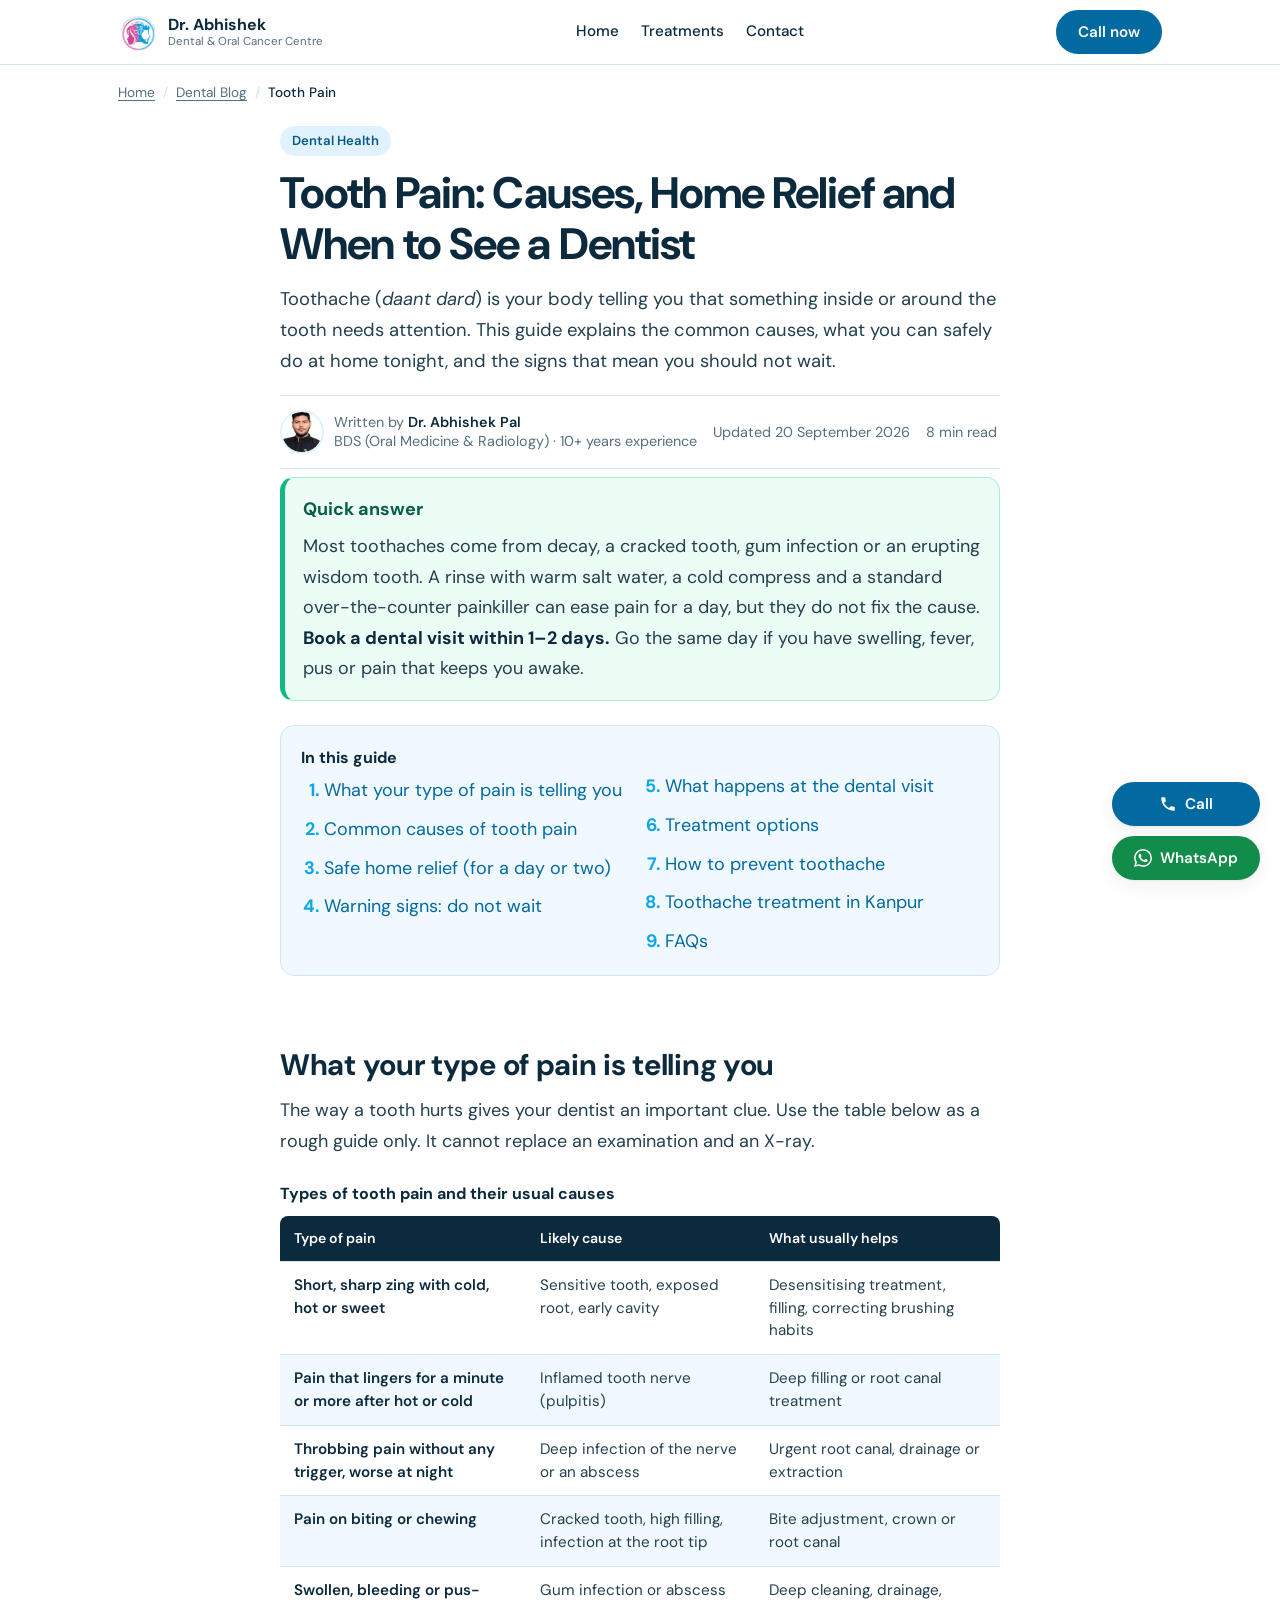
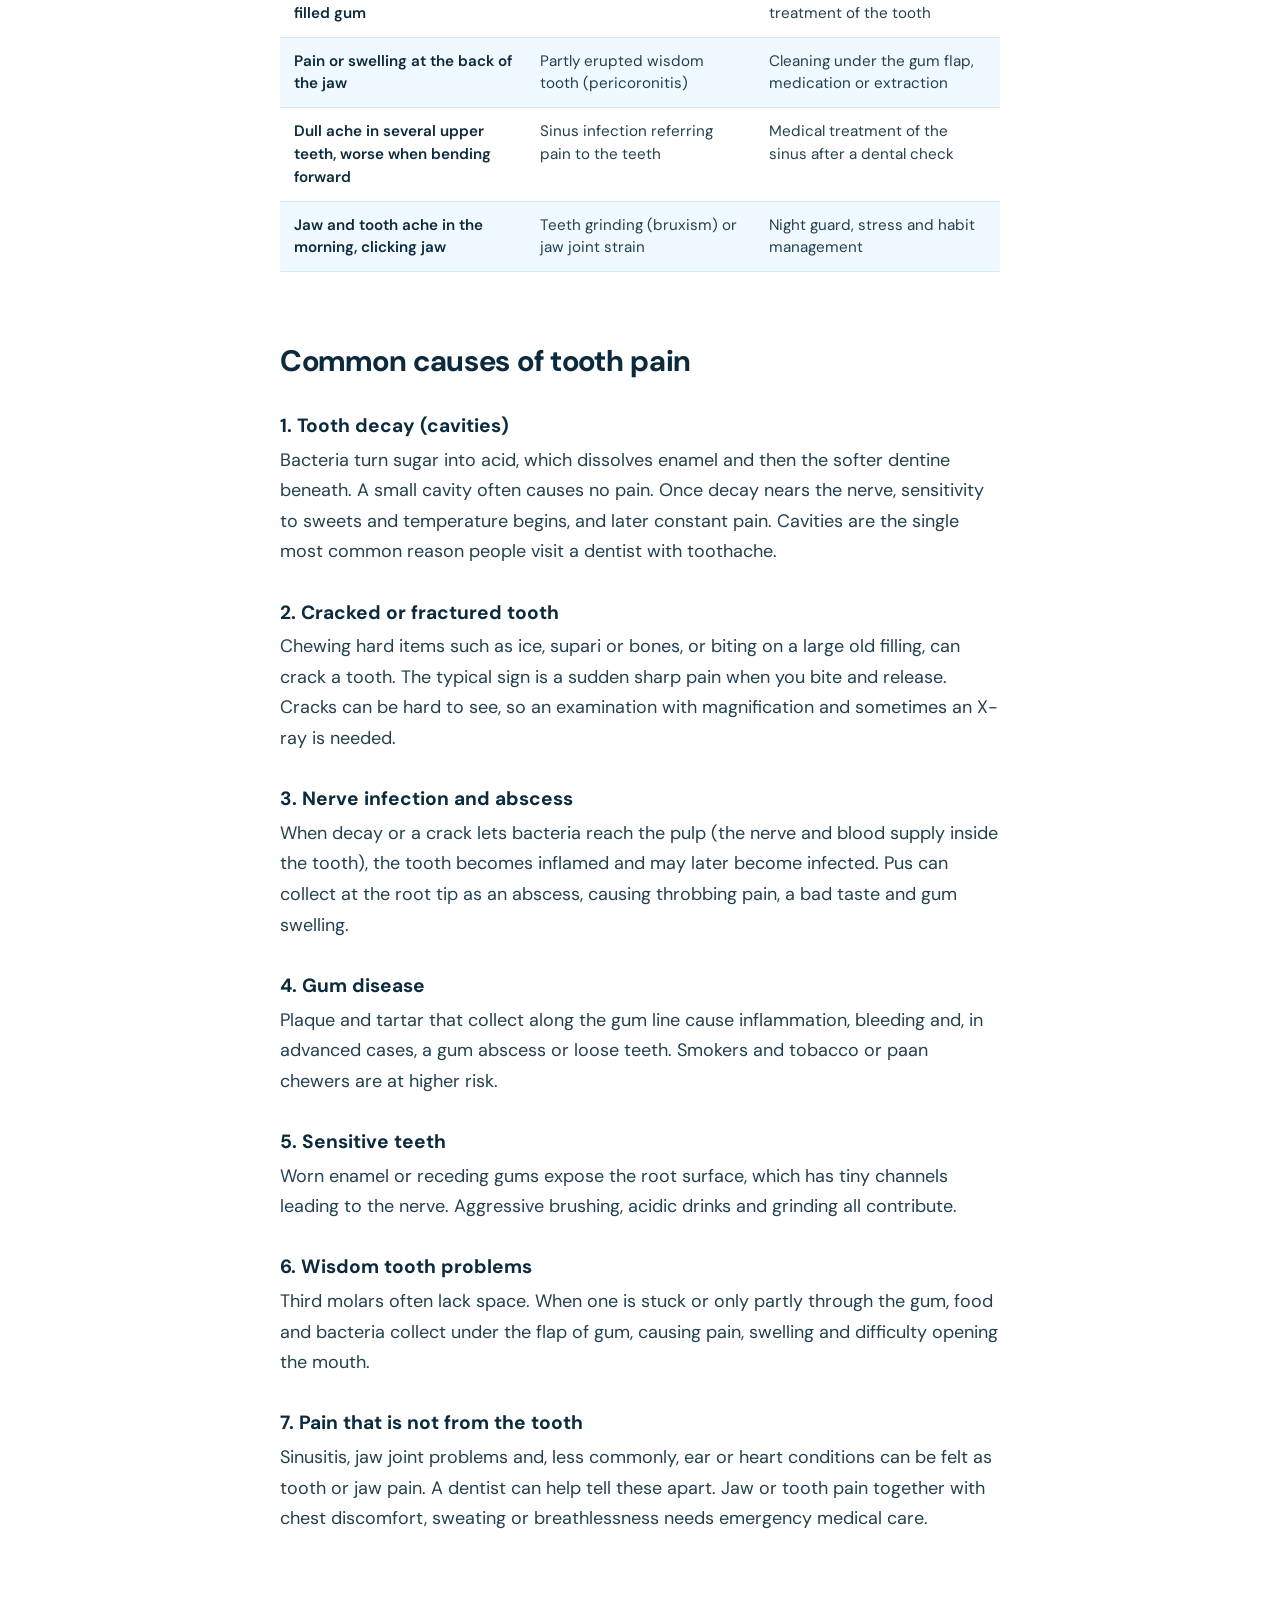
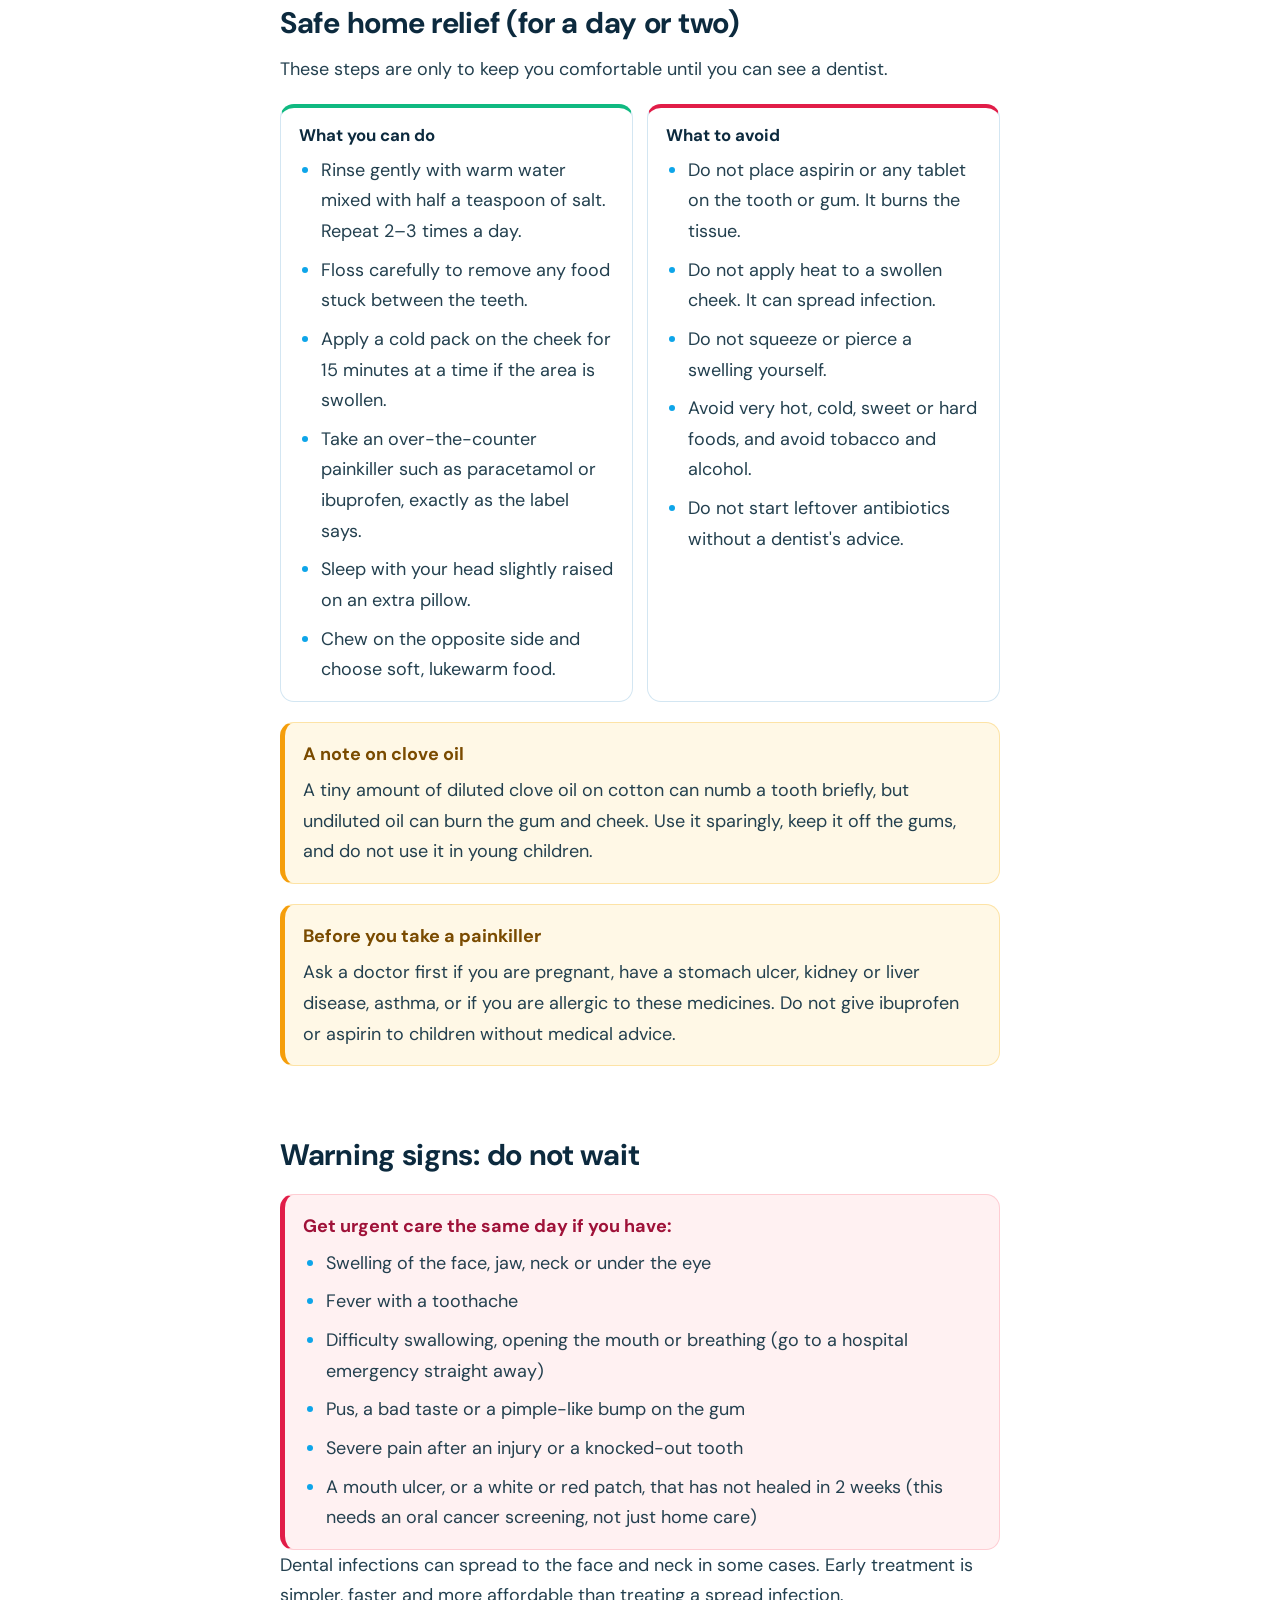
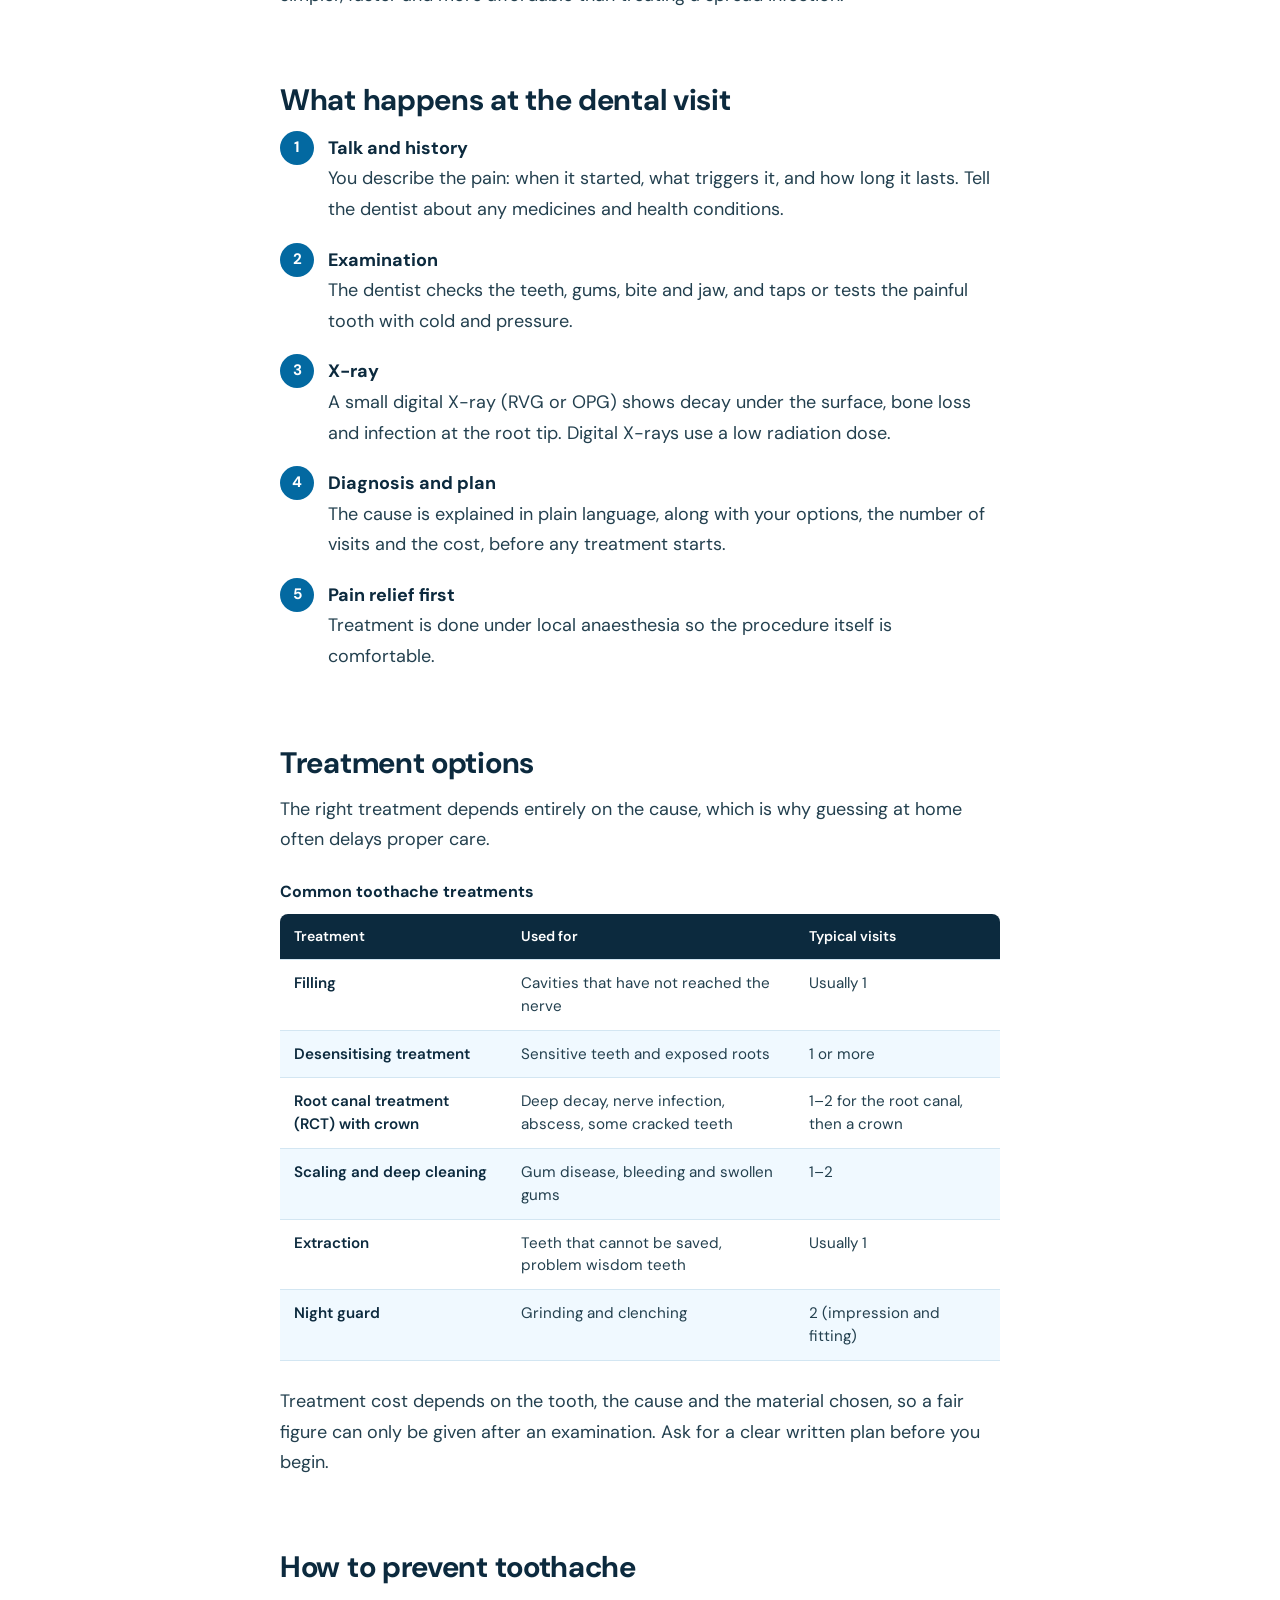
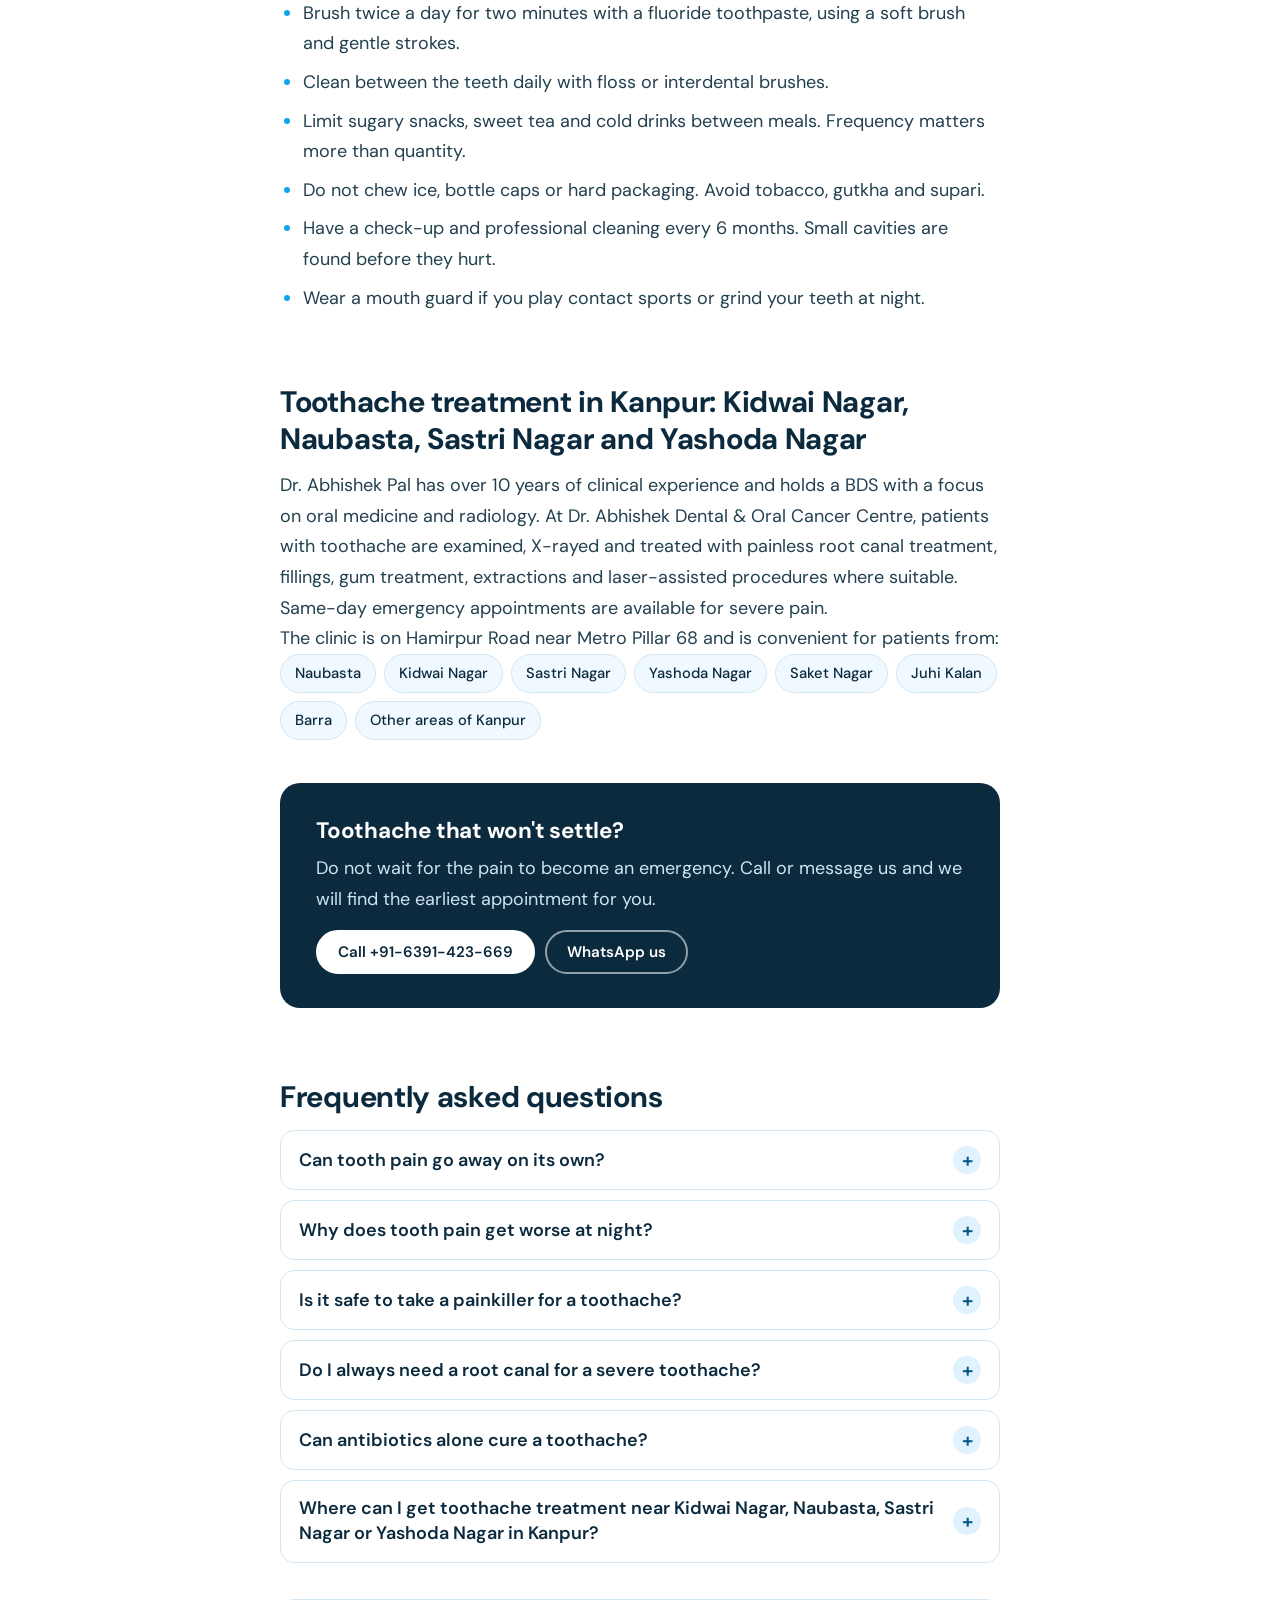
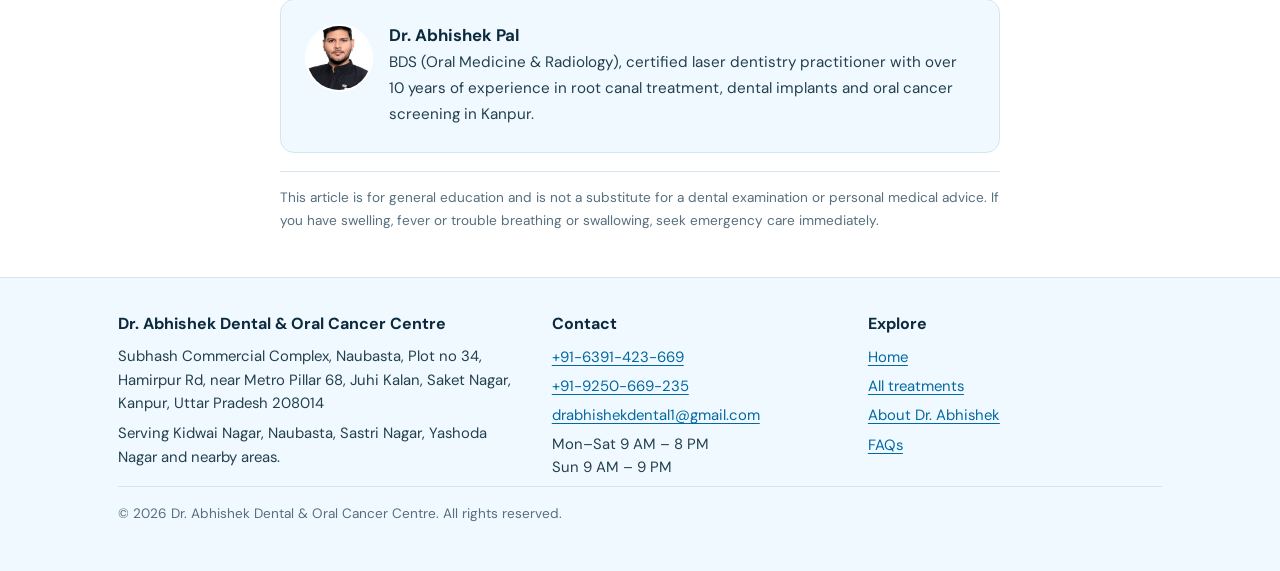
<file: blog/tooth-pain-causes-home-relief-treatment-kanpur/index.html>
<!DOCTYPE html>
<html lang="en-IN">
<head>
<meta charset="UTF-8">
<meta name="viewport" content="width=device-width, initial-scale=1">

<!-- ===== PRIMARY SEO ===== -->
<title>Tooth Pain: Causes, Home Relief &amp; Treatment | Dentist in Kanpur</title>
<meta name="description" content="Toothache causes, safe home relief and when to see a dentist. Advice from Dr. Abhishek Pal for patients in Kidwai Nagar, Naubasta, Sastri Nagar &amp; Yashoda Nagar, Kanpur.">
<meta name="keywords" content="tooth pain, toothache treatment Kanpur, dentist in Kidwai Nagar, dentist Naubasta Kanpur, dentist Yashoda Nagar, dentist Sastri Nagar, daant dard ka ilaj, emergency dentist Kanpur, root canal Kanpur">
<meta name="author" content="Dr. Abhishek Pal">
<meta name="robots" content="index, follow, max-snippet:-1, max-image-preview:large, max-video-preview:-1">
<link rel="canonical" href="https://www.drabhishekdental.in/blog/tooth-pain-causes-home-relief-treatment-kanpur/">

<!-- ===== GEO ===== -->
<meta name="geo.region" content="IN-UP">
<meta name="geo.placename" content="Kanpur, Uttar Pradesh, India">
<meta name="geo.position" content="26.42372;80.31676">
<meta name="ICBM" content="26.42372, 80.31676">

<!-- ===== OPEN GRAPH / TWITTER ===== -->
<meta property="og:type" content="article">
<meta property="og:url" content="https://www.drabhishekdental.in/blog/tooth-pain-causes-home-relief-treatment-kanpur/">
<meta property="og:title" content="Tooth Pain: Causes, Home Relief &amp; Treatment | Dr. Abhishek Dental, Kanpur">
<meta property="og:description" content="What your toothache is telling you, what you can safely do at home, and when to see a dentist in Kanpur.">
<meta property="og:image" content="https://www.drabhishekdental.in/blog/images/tooth-pain-causes-home-relief-treatment-kanpur.webp">
<meta property="og:image:alt" content="Dr. Abhishek Pal, tooth pain causes home relief treatment dentist in Kanpur">
<meta property="og:locale" content="en_IN">
<meta property="og:site_name" content="Dr. Abhishek Dental &amp; Oral Cancer Centre">
<meta property="article:published_time" content="2026-09-20T09:00:00+05:30">
<meta property="article:modified_time" content="2026-09-20T09:00:00+05:30">
<meta property="article:author" content="Dr. Abhishek Pal">
<meta name="twitter:card" content="summary_large_image">
<meta name="twitter:title" content="Tooth Pain: Causes, Home Relief &amp; Treatment | Kanpur">
<meta name="twitter:description" content="What your toothache is telling you, safe home relief, and when to see a dentist in Kanpur.">
<meta name="twitter:image" content="https://www.drabhishekdental.in/blog/images/tooth-pain-causes-home-relief-treatment-kanpur.webp">

<!-- ===== ICONS ===== -->
<link rel="icon" type="image/png" href="/favicon.png">
<link rel="apple-touch-icon" href="/favicon.png">

<!-- ===== FONT + STYLES ===== -->
<link rel="preconnect" href="https://fonts.googleapis.com">
<link rel="preconnect" href="https://fonts.gstatic.com" crossorigin>
<link href="https://fonts.googleapis.com/css2?family=DM+Sans:opsz,wght@9..40,400;9..40,500;9..40,600;9..40,700&amp;display=swap" rel="stylesheet">
<link rel="stylesheet" href="/blog/blog.css">

<!-- ===== SCHEMA: BlogPosting ===== -->
<script type="application/ld+json">
{
  "@context": "https://schema.org",
  "@type": "BlogPosting",
  "mainEntityOfPage": {
    "@type": "WebPage",
    "@id": "https://www.drabhishekdental.in/blog/tooth-pain-causes-home-relief-treatment-kanpur/"
  },
  "headline": "Tooth Pain: Causes, Home Relief and Treatment",
  "description": "Toothache causes, safe home relief and when to see a dentist, by Dr. Abhishek Pal, Kanpur.",
  "image": "https://www.drabhishekdental.in/doctor-profile.jpeg",
  "datePublished": "2026-09-20T09:00:00+05:30",
  "dateModified": "2026-09-20T09:00:00+05:30",
  "inLanguage": "en-IN",
  "author": {
    "@type": "Person",
    "name": "Dr. Abhishek Pal",
    "jobTitle": "Dental & Oral Cancer Specialist",
    "url": "https://www.drabhishekdental.in/#about"
  },
  "publisher": {
    "@type": "Organization",
    "name": "Dr. Abhishek Dental & Oral Cancer Centre",
    "logo": { "@type": "ImageObject", "url": "https://www.drabhishekdental.in/logo-main.png" }
  },
  "about": { "@type": "MedicalCondition", "name": "Toothache" },
  "spatialCoverage": ["Kidwai Nagar", "Naubasta", "Sastri Nagar", "Yashoda Nagar", "Saket Nagar", "Barra", "Kanpur"]
}
</script>

<!-- ===== SCHEMA: Breadcrumbs ===== -->
<script type="application/ld+json">
{
  "@context": "https://schema.org",
  "@type": "BreadcrumbList",
  "itemListElement": [
    { "@type": "ListItem", "position": 1, "name": "Home", "item": "https://www.drabhishekdental.in/" },
    { "@type": "ListItem", "position": 2, "name": "Dental Blog", "item": "https://www.drabhishekdental.in/blog/" },
    { "@type": "ListItem", "position": 3, "name": "Tooth Pain", "item": "https://www.drabhishekdental.in/blog/tooth-pain-causes-home-relief-treatment-kanpur/" }
  ]
}
</script>

<!-- ===== SCHEMA: FAQ (matches the visible FAQ below) ===== -->
<script type="application/ld+json">
{
  "@context": "https://schema.org",
  "@type": "FAQPage",
  "mainEntity": [
    {
      "@type": "Question",
      "name": "Can tooth pain go away on its own?",
      "acceptedAnswer": { "@type": "Answer", "text": "Pain from mild sensitivity or a gum irritation can settle in a few days. Pain from a cavity, crack or infection will not heal by itself. If the pain suddenly stops, the nerve inside the tooth may have died while the infection continues, so the tooth still needs to be examined." }
    },
    {
      "@type": "Question",
      "name": "Why does tooth pain get worse at night?",
      "acceptedAnswer": { "@type": "Answer", "text": "When you lie flat, more blood flows to your head, which raises pressure inside an already inflamed tooth. There are also fewer distractions at night, so the pain is more noticeable. Night-time throbbing usually points to an inflamed or infected nerve and should be checked soon." }
    },
    {
      "@type": "Question",
      "name": "Is it safe to take a painkiller for a toothache?",
      "acceptedAnswer": { "@type": "Answer", "text": "Over-the-counter painkillers such as paracetamol or ibuprofen can give temporary relief when taken as per the label. They do not treat the cause. People with stomach ulcers, kidney disease, asthma, pregnancy or allergies to these medicines should ask a doctor first. Never place a tablet directly on the gum or tooth." }
    },
    {
      "@type": "Question",
      "name": "Do I always need a root canal for a severe toothache?",
      "acceptedAnswer": { "@type": "Answer", "text": "No. The treatment depends on the cause. A cavity may need only a filling, gum pain may need deep cleaning, and a cracked tooth may need a crown. A root canal is advised when the nerve of the tooth is deeply inflamed or infected and the tooth can be saved." }
    },
    {
      "@type": "Question",
      "name": "Can antibiotics alone cure a toothache?",
      "acceptedAnswer": { "@type": "Answer", "text": "Antibiotics may be prescribed if infection is spreading, but they rarely cure the source of the problem. The infected tissue usually needs to be removed through a root canal, drainage or extraction." }
    },
    {
      "@type": "Question",
      "name": "Where can I get toothache treatment near Kidwai Nagar, Naubasta, Sastri Nagar or Yashoda Nagar in Kanpur?",
      "acceptedAnswer": { "@type": "Answer", "text": "Dr. Abhishek Dental & Oral Cancer Centre is at Subhash Commercial Complex, Naubasta, Plot no 34, Hamirpur Road, near Metro Pillar 68, Juhi Kalan, Saket Nagar, Kanpur 208014. It is open Monday to Saturday 9 AM to 8 PM and Sunday 9 AM to 9 PM. Call +91-6391-423-669 to book." }
    }
  ]
}
</script>
</head>

<body>
<a class="skip-link" href="#main">Skip to content</a>

<!-- ===== HEADER ===== -->
<header class="blog-header">
  <div class="wrap">
    <a class="brand" href="/" aria-label="Dr. Abhishek Dental &amp; Oral Cancer Centre home">
      <img src="/logo.png" alt="" width="40" height="40">
      <span class="brand-text">
        <span class="brand-name">Dr. Abhishek</span>
        <span class="brand-sub">Dental &amp; Oral Cancer Centre</span>
      </span>
    </a>
    <nav class="header-links" aria-label="Main">
      <a href="/">Home</a>
      <a href="/#services">Treatments</a>
      <a href="/#contact">Contact</a>
    </nav>
    <a class="btn" href="tel:+916391423669">Call now</a>
  </div>
</header>

<main id="main">
<article class="wrap">

  <!-- Breadcrumb -->
  <nav class="crumbs" aria-label="Breadcrumb">
    <ol>
      <li><a href="/">Home</a></li>
      <li><a href="/blog/">Dental Blog</a></li>
      <li aria-current="page">Tooth Pain</li>
    </ol>
  </nav>

  <!-- Article header -->
  <header class="article-head article-body">
    <p class="kicker">Dental Health</p>
    <h1>Tooth Pain: Causes, Home Relief and When to See a Dentist</h1>
    <p class="lede">
      Toothache (<em>daant dard</em>) is your body telling you that something inside or around the tooth needs attention. This guide explains the common causes, what you can safely do at home tonight, and the signs that mean you should not wait.
    </p>
    <div class="meta">
      <div class="meta-block">
        <img class="avatar" src="/doctor-profile.jpeg" alt="Dr. Abhishek Pal" width="44" height="44">
        <span>Written by <strong>Dr. Abhishek Pal</strong><br>BDS (Oral Medicine &amp; Radiology) · 10+ years experience</span>
      </div>
      <span>Updated <time datetime="2026-09-20">20 September 2026</time></span>
      <span>8 min read</span>
    </div>
  </header>

  <div class="article-body prose">

    <!-- Quick answer -->
    <div class="callout callout-ok" role="note">
      <span class="callout-title">Quick answer</span>
      <p>Most toothaches come from decay, a cracked tooth, gum infection or an erupting wisdom tooth. A rinse with warm salt water, a cold compress and a standard over-the-counter painkiller can ease pain for a day, but they do not fix the cause. <strong>Book a dental visit within 1–2 days.</strong> Go the same day if you have swelling, fever, pus or pain that keeps you awake.</p>
    </div>

    <!-- TOC -->
    <nav class="toc" aria-labelledby="toc-title">
      <p class="toc-title" id="toc-title">In this guide</p>
      <ol>
        <li><a href="#what-pain-means">What your type of pain is telling you</a></li>
        <li><a href="#causes">Common causes of tooth pain</a></li>
        <li><a href="#home-relief">Safe home relief (for a day or two)</a></li>
        <li><a href="#emergency">Warning signs: do not wait</a></li>
        <li><a href="#clinic-visit">What happens at the dental visit</a></li>
        <li><a href="#treatments">Treatment options</a></li>
        <li><a href="#prevention">How to prevent toothache</a></li>
        <li><a href="#kanpur">Toothache treatment in Kanpur</a></li>
        <li><a href="#faq">FAQs</a></li>
      </ol>
    </nav>

    <h2 id="what-pain-means">What your type of pain is telling you</h2>
    <p>The way a tooth hurts gives your dentist an important clue. Use the table below as a rough guide only. It cannot replace an examination and an X-ray.</p>

    <div class="table-wrap">
      <table class="table-stack">
        <caption>Types of tooth pain and their usual causes</caption>
        <thead>
          <tr><th scope="col">Type of pain</th><th scope="col">Likely cause</th><th scope="col">What usually helps</th></tr>
        </thead>
        <tbody>
          <tr>
            <th scope="row">Short, sharp zing with cold, hot or sweet</th>
            <td data-label="Likely cause">Sensitive tooth, exposed root, early cavity</td>
            <td data-label="What usually helps">Desensitising treatment, filling, correcting brushing habits</td>
          </tr>
          <tr>
            <th scope="row">Pain that lingers for a minute or more after hot or cold</th>
            <td data-label="Likely cause">Inflamed tooth nerve (pulpitis)</td>
            <td data-label="What usually helps">Deep filling or root canal treatment</td>
          </tr>
          <tr>
            <th scope="row">Throbbing pain without any trigger, worse at night</th>
            <td data-label="Likely cause">Deep infection of the nerve or an abscess</td>
            <td data-label="What usually helps">Urgent root canal, drainage or extraction</td>
          </tr>
          <tr>
            <th scope="row">Pain on biting or chewing</th>
            <td data-label="Likely cause">Cracked tooth, high filling, infection at the root tip</td>
            <td data-label="What usually helps">Bite adjustment, crown or root canal</td>
          </tr>
          <tr>
            <th scope="row">Swollen, bleeding or pus-filled gum</th>
            <td data-label="Likely cause">Gum infection or abscess</td>
            <td data-label="What usually helps">Deep cleaning, drainage, treatment of the tooth</td>
          </tr>
          <tr>
            <th scope="row">Pain or swelling at the back of the jaw</th>
            <td data-label="Likely cause">Partly erupted wisdom tooth (pericoronitis)</td>
            <td data-label="What usually helps">Cleaning under the gum flap, medication or extraction</td>
          </tr>
          <tr>
            <th scope="row">Dull ache in several upper teeth, worse when bending forward</th>
            <td data-label="Likely cause">Sinus infection referring pain to the teeth</td>
            <td data-label="What usually helps">Medical treatment of the sinus after a dental check</td>
          </tr>
          <tr>
            <th scope="row">Jaw and tooth ache in the morning, clicking jaw</th>
            <td data-label="Likely cause">Teeth grinding (bruxism) or jaw joint strain</td>
            <td data-label="What usually helps">Night guard, stress and habit management</td>
          </tr>
        </tbody>
      </table>
    </div>

    <h2 id="causes">Common causes of tooth pain</h2>

    <h3>1. Tooth decay (cavities)</h3>
    <p>Bacteria turn sugar into acid, which dissolves enamel and then the softer dentine beneath. A small cavity often causes no pain. Once decay nears the nerve, sensitivity to sweets and temperature begins, and later constant pain. Cavities are the single most common reason people visit a dentist with toothache.</p>

    <h3>2. Cracked or fractured tooth</h3>
    <p>Chewing hard items such as ice, supari or bones, or biting on a large old filling, can crack a tooth. The typical sign is a sudden sharp pain when you bite and release. Cracks can be hard to see, so an examination with magnification and sometimes an X-ray is needed.</p>

    <h3>3. Nerve infection and abscess</h3>
    <p>When decay or a crack lets bacteria reach the pulp (the nerve and blood supply inside the tooth), the tooth becomes inflamed and may later become infected. Pus can collect at the root tip as an abscess, causing throbbing pain, a bad taste and gum swelling.</p>

    <h3>4. Gum disease</h3>
    <p>Plaque and tartar that collect along the gum line cause inflammation, bleeding and, in advanced cases, a gum abscess or loose teeth. Smokers and tobacco or paan chewers are at higher risk.</p>

    <h3>5. Sensitive teeth</h3>
    <p>Worn enamel or receding gums expose the root surface, which has tiny channels leading to the nerve. Aggressive brushing, acidic drinks and grinding all contribute.</p>

    <h3>6. Wisdom tooth problems</h3>
    <p>Third molars often lack space. When one is stuck or only partly through the gum, food and bacteria collect under the flap of gum, causing pain, swelling and difficulty opening the mouth.</p>

    <h3>7. Pain that is not from the tooth</h3>
    <p>Sinusitis, jaw joint problems and, less commonly, ear or heart conditions can be felt as tooth or jaw pain. A dentist can help tell these apart. Jaw or tooth pain together with chest discomfort, sweating or breathlessness needs emergency medical care.</p>

    <h2 id="home-relief">Safe home relief (for a day or two)</h2>
    <p>These steps are only to keep you comfortable until you can see a dentist.</p>

    <div class="split">
      <div class="split-card split-do">
        <h3>What you can do</h3>
        <ul>
          <li>Rinse gently with warm water mixed with half a teaspoon of salt. Repeat 2–3 times a day.</li>
          <li>Floss carefully to remove any food stuck between the teeth.</li>
          <li>Apply a cold pack on the cheek for 15 minutes at a time if the area is swollen.</li>
          <li>Take an over-the-counter painkiller such as paracetamol or ibuprofen, exactly as the label says.</li>
          <li>Sleep with your head slightly raised on an extra pillow.</li>
          <li>Chew on the opposite side and choose soft, lukewarm food.</li>
        </ul>
      </div>
      <div class="split-card split-dont">
        <h3>What to avoid</h3>
        <ul>
          <li>Do not place aspirin or any tablet on the tooth or gum. It burns the tissue.</li>
          <li>Do not apply heat to a swollen cheek. It can spread infection.</li>
          <li>Do not squeeze or pierce a swelling yourself.</li>
          <li>Avoid very hot, cold, sweet or hard foods, and avoid tobacco and alcohol.</li>
          <li>Do not start leftover antibiotics without a dentist's advice.</li>
        </ul>
      </div>
    </div>

    <div class="callout callout-warn">
      <span class="callout-title">A note on clove oil</span>
      <p>A tiny amount of diluted clove oil on cotton can numb a tooth briefly, but undiluted oil can burn the gum and cheek. Use it sparingly, keep it off the gums, and do not use it in young children.</p>
    </div>

    <div class="callout callout-warn">
      <span class="callout-title">Before you take a painkiller</span>
      <p>Ask a doctor first if you are pregnant, have a stomach ulcer, kidney or liver disease, asthma, or if you are allergic to these medicines. Do not give ibuprofen or aspirin to children without medical advice.</p>
    </div>

    <h2 id="emergency">Warning signs: do not wait</h2>
    <div class="callout callout-danger" role="note">
      <span class="callout-title">Get urgent care the same day if you have:</span>
      <ul>
        <li>Swelling of the face, jaw, neck or under the eye</li>
        <li>Fever with a toothache</li>
        <li>Difficulty swallowing, opening the mouth or breathing (go to a hospital emergency straight away)</li>
        <li>Pus, a bad taste or a pimple-like bump on the gum</li>
        <li>Severe pain after an injury or a knocked-out tooth</li>
        <li>A mouth ulcer, or a white or red patch, that has not healed in 2 weeks (this needs an oral cancer screening, not just home care)</li>
      </ul>
    </div>
    <p>Dental infections can spread to the face and neck in some cases. Early treatment is simpler, faster and more affordable than treating a spread infection.</p>

    <h2 id="clinic-visit">What happens at the dental visit</h2>
    <ol class="steps">
      <li><strong>Talk and history</strong> You describe the pain: when it started, what triggers it, and how long it lasts. Tell the dentist about any medicines and health conditions.</li>
      <li><strong>Examination</strong> The dentist checks the teeth, gums, bite and jaw, and taps or tests the painful tooth with cold and pressure.</li>
      <li><strong>X-ray</strong> A small digital X-ray (RVG or OPG) shows decay under the surface, bone loss and infection at the root tip. Digital X-rays use a low radiation dose.</li>
      <li><strong>Diagnosis and plan</strong> The cause is explained in plain language, along with your options, the number of visits and the cost, before any treatment starts.</li>
      <li><strong>Pain relief first</strong> Treatment is done under local anaesthesia so the procedure itself is comfortable.</li>
    </ol>

    <h2 id="treatments">Treatment options</h2>
    <p>The right treatment depends entirely on the cause, which is why guessing at home often delays proper care.</p>

    <div class="table-wrap">
      <table class="table-stack">
        <caption>Common toothache treatments</caption>
        <thead>
          <tr><th scope="col">Treatment</th><th scope="col">Used for</th><th scope="col">Typical visits</th></tr>
        </thead>
        <tbody>
          <tr>
            <th scope="row">Filling</th>
            <td data-label="Used for">Cavities that have not reached the nerve</td>
            <td data-label="Typical visits">Usually 1</td>
          </tr>
          <tr>
            <th scope="row">Desensitising treatment</th>
            <td data-label="Used for">Sensitive teeth and exposed roots</td>
            <td data-label="Typical visits">1 or more</td>
          </tr>
          <tr>
            <th scope="row">Root canal treatment (RCT) with crown</th>
            <td data-label="Used for">Deep decay, nerve infection, abscess, some cracked teeth</td>
            <td data-label="Typical visits">1–2 for the root canal, then a crown</td>
          </tr>
          <tr>
            <th scope="row">Scaling and deep cleaning</th>
            <td data-label="Used for">Gum disease, bleeding and swollen gums</td>
            <td data-label="Typical visits">1–2</td>
          </tr>
          <tr>
            <th scope="row">Extraction</th>
            <td data-label="Used for">Teeth that cannot be saved, problem wisdom teeth</td>
            <td data-label="Typical visits">Usually 1</td>
          </tr>
          <tr>
            <th scope="row">Night guard</th>
            <td data-label="Used for">Grinding and clenching</td>
            <td data-label="Typical visits">2 (impression and fitting)</td>
          </tr>
        </tbody>
      </table>
    </div>

    <p>Treatment cost depends on the tooth, the cause and the material chosen, so a fair figure can only be given after an examination. Ask for a clear written plan before you begin.</p>

    <h2 id="prevention">How to prevent toothache</h2>
    <ul>
      <li>Brush twice a day for two minutes with a fluoride toothpaste, using a soft brush and gentle strokes.</li>
      <li>Clean between the teeth daily with floss or interdental brushes.</li>
      <li>Limit sugary snacks, sweet tea and cold drinks between meals. Frequency matters more than quantity.</li>
      <li>Do not chew ice, bottle caps or hard packaging. Avoid tobacco, gutkha and supari.</li>
      <li>Have a check-up and professional cleaning every 6 months. Small cavities are found before they hurt.</li>
      <li>Wear a mouth guard if you play contact sports or grind your teeth at night.</li>
    </ul>

    <h2 id="kanpur">Toothache treatment in Kanpur: Kidwai Nagar, Naubasta, Sastri Nagar and Yashoda Nagar</h2>
    <p>Dr. Abhishek Pal has over 10 years of clinical experience and holds a BDS with a focus on oral medicine and radiology. At Dr. Abhishek Dental &amp; Oral Cancer Centre, patients with toothache are examined, X-rayed and treated with painless root canal treatment, fillings, gum treatment, extractions and laser-assisted procedures where suitable. Same-day emergency appointments are available for severe pain.</p>
    <p>The clinic is on Hamirpur Road near Metro Pillar 68 and is convenient for patients from:</p>
    <ul class="chips" aria-label="Areas served">
      <li><span>Naubasta</span></li>
      <li><span>Kidwai Nagar</span></li>
      <li><span>Sastri Nagar</span></li>
      <li><span>Yashoda Nagar</span></li>
      <li><span>Saket Nagar</span></li>
      <li><span>Juhi Kalan</span></li>
      <li><span>Barra</span></li>
      <li><span>Other areas of Kanpur</span></li>
    </ul>

    <div class="cta-box">
      <h2>Toothache that won't settle?</h2>
      <p>Do not wait for the pain to become an emergency. Call or message us and we will find the earliest appointment for you.</p>
      <div class="cta-actions">
        <a class="btn" href="tel:+916391423669">Call +91-6391-423-669</a>
        <a class="btn btn-outline" href="https://wa.me/916391423669?text=Hello%2C%20I%20have%20a%20toothache%20and%20would%20like%20to%20book%20an%20appointment" target="_blank" rel="noopener noreferrer">WhatsApp us</a>
      </div>
    </div>

    <h2 id="faq">Frequently asked questions</h2>
    <div class="faq">
      <details>
        <summary>Can tooth pain go away on its own?</summary>
        <div class="answer"><p>Pain from mild sensitivity or gum irritation can settle in a few days. Pain from a cavity, crack or infection will not heal by itself. If the pain suddenly stops, the nerve inside the tooth may have died while the infection continues, so the tooth still needs to be examined.</p></div>
      </details>
      <details>
        <summary>Why does tooth pain get worse at night?</summary>
        <div class="answer"><p>When you lie flat, more blood flows to your head, which raises pressure inside an already inflamed tooth. There are also fewer distractions at night, so the pain is more noticeable. Night-time throbbing usually points to an inflamed or infected nerve and should be checked soon.</p></div>
      </details>
      <details>
        <summary>Is it safe to take a painkiller for a toothache?</summary>
        <div class="answer"><p>Over-the-counter painkillers such as paracetamol or ibuprofen can give temporary relief when taken as per the label. They do not treat the cause. People with stomach ulcers, kidney disease, asthma, pregnancy or allergies to these medicines should ask a doctor first. Never place a tablet directly on the gum or tooth.</p></div>
      </details>
      <details>
        <summary>Do I always need a root canal for a severe toothache?</summary>
        <div class="answer"><p>No. The treatment depends on the cause. A cavity may need only a filling, gum pain may need deep cleaning, and a cracked tooth may need a crown. A root canal is advised when the nerve of the tooth is deeply inflamed or infected and the tooth can be saved.</p></div>
      </details>
      <details>
        <summary>Can antibiotics alone cure a toothache?</summary>
        <div class="answer"><p>Antibiotics may be prescribed if infection is spreading, but they rarely cure the source of the problem. The infected tissue usually needs to be removed through a root canal, drainage or extraction.</p></div>
      </details>
      <details>
        <summary>Where can I get toothache treatment near Kidwai Nagar, Naubasta, Sastri Nagar or Yashoda Nagar in Kanpur?</summary>
        <div class="answer"><p>Dr. Abhishek Dental &amp; Oral Cancer Centre is at Subhash Commercial Complex, Naubasta, Plot no 34, Hamirpur Road, near Metro Pillar 68, Juhi Kalan, Saket Nagar, Kanpur 208014. It is open Monday to Saturday 9 AM to 8 PM and Sunday 9 AM to 9 PM. Call <a href="tel:+916391423669">+91-6391-423-669</a> to book.</p></div>
      </details>
    </div>

    <!-- Author -->
    <aside class="author-box" aria-label="About the author">
      <img src="/doctor-profile.jpeg" alt="Dr. Abhishek Pal" width="68" height="68" loading="lazy">
      <div>
        <h3>Dr. Abhishek Pal</h3>
        <p>BDS (Oral Medicine &amp; Radiology), certified laser dentistry practitioner with over 10 years of experience in root canal treatment, dental implants and oral cancer screening in Kanpur.</p>
      </div>
    </aside>

    <p class="disclaimer">This article is for general education and is not a substitute for a dental examination or personal medical advice. If you have swelling, fever or trouble breathing or swallowing, seek emergency care immediately.</p>

    <!-- Enable when the other posts are live, then delete this comment wrapper
    <div class="related">
      <a href="/blog/wisdom-tooth-extraction-.../">Wisdom tooth extraction<small>Cost, recovery and aftercare</small></a>
      <a href="/blog/braces-.../">Braces in Kanpur<small>Types, duration and who needs them</small></a>
    </div>
    -->

  </div>
</article>
</main>

<!-- ===== FOOTER ===== -->
<footer class="blog-footer">
  <div class="wrap">
    <div class="footer-grid">
      <div>
        <h2>Dr. Abhishek Dental &amp; Oral Cancer Centre</h2>
        <address>Subhash Commercial Complex, Naubasta, Plot no 34, Hamirpur Rd, near Metro Pillar 68, Juhi Kalan, Saket Nagar, Kanpur, Uttar Pradesh 208014</address>
        <p>Serving Kidwai Nagar, Naubasta, Sastri Nagar, Yashoda Nagar and nearby areas.</p>
      </div>
      <div>
        <h2>Contact</h2>
        <ul>
          <li><a href="tel:+916391423669">+91-6391-423-669</a></li>
          <li><a href="tel:+919250669235">+91-9250-669-235</a></li>
          <li><a href="mailto:drabhishekdental1@gmail.com">drabhishekdental1@gmail.com</a></li>
        </ul>
        <p>Mon–Sat 9 AM – 8 PM<br>Sun 9 AM – 9 PM</p>
      </div>
      <div>
        <h2>Explore</h2>
        <ul>
          <li><a href="/">Home</a></li>
          <li><a href="/#services">All treatments</a></li>
          <li><a href="/#about">About Dr. Abhishek</a></li>
          <li><a href="/#faq">FAQs</a></li>
        </ul>
      </div>
    </div>
    <p class="footer-legal">&copy; 2026 Dr. Abhishek Dental &amp; Oral Cancer Centre. All rights reserved.</p>
  </div>
</footer>

<!-- ===== STICKY CALL / WHATSAPP (pure CSS, no JS) ===== -->
<div class="float-actions">
  <a class="btn" href="tel:+916391423669" aria-label="Call Dr. Abhishek Dental now">
    <svg viewBox="0 0 24 24" fill="currentColor" aria-hidden="true"><path d="M6.62 10.79c1.44 2.83 3.76 5.14 6.59 6.59l2.2-2.2c.27-.27.67-.36 1.02-.24 1.12.37 2.33.57 3.57.57.55 0 1 .45 1 1V20c0 .55-.45 1-1 1-9.39 0-17-7.61-17-17 0-.55.45-1 1-1h3.5c.55 0 1 .45 1 1 0 1.25.2 2.45.57 3.57.11.35.03.74-.25 1.02l-2.2 2.2z"/></svg>
    Call
  </a>
  <a class="btn btn-wa" href="https://wa.me/916391423669?text=Hello%2C%20I%20would%20like%20to%20book%20an%20appointment" target="_blank" rel="noopener noreferrer" aria-label="Chat on WhatsApp">
    <svg viewBox="0 0 24 24" fill="currentColor" aria-hidden="true"><path d="M17.472 14.382c-.297-.149-1.758-.867-2.03-.967-.273-.099-.471-.148-.67.15-.197.297-.767.966-.94 1.164-.173.199-.347.223-.644.075-.297-.15-1.255-.463-2.39-1.475-.883-.788-1.48-1.761-1.653-2.059-.173-.297-.018-.458.13-.606.134-.133.298-.347.446-.52.149-.174.198-.298.298-.497.099-.198.05-.371-.025-.52-.075-.149-.669-1.612-.916-2.207-.242-.579-.487-.5-.669-.51-.173-.008-.371-.01-.57-.01-.198 0-.52.074-.792.372-.272.297-1.04 1.016-1.04 2.479 0 1.462 1.065 2.875 1.213 3.074.149.198 2.096 3.2 5.077 4.487.709.306 1.262.489 1.694.625.712.227 1.36.195 1.871.118.571-.085 1.758-.719 2.006-1.413.248-.694.248-1.289.173-1.413-.074-.124-.272-.198-.57-.347m-5.421 7.403h-.004a9.87 9.87 0 01-5.031-1.378l-.361-.214-3.741.982.998-3.648-.235-.374a9.86 9.86 0 01-1.51-5.26c.001-5.45 4.436-9.884 9.888-9.884 2.64 0 5.122 1.03 6.988 2.898a9.825 9.825 0 012.893 6.994c-.003 5.45-4.437 9.884-9.885 9.884m8.413-18.297A11.815 11.815 0 0012.05 0C5.495 0 .16 5.335.157 11.892c0 2.096.547 4.142 1.588 5.945L.057 24l6.305-1.654a11.882 11.882 0 005.683 1.448h.005c6.554 0 11.89-5.335 11.893-11.893a11.821 11.821 0 00-3.48-8.413z"/></svg>
    WhatsApp
  </a>
</div>

</body>
</html>
</file>
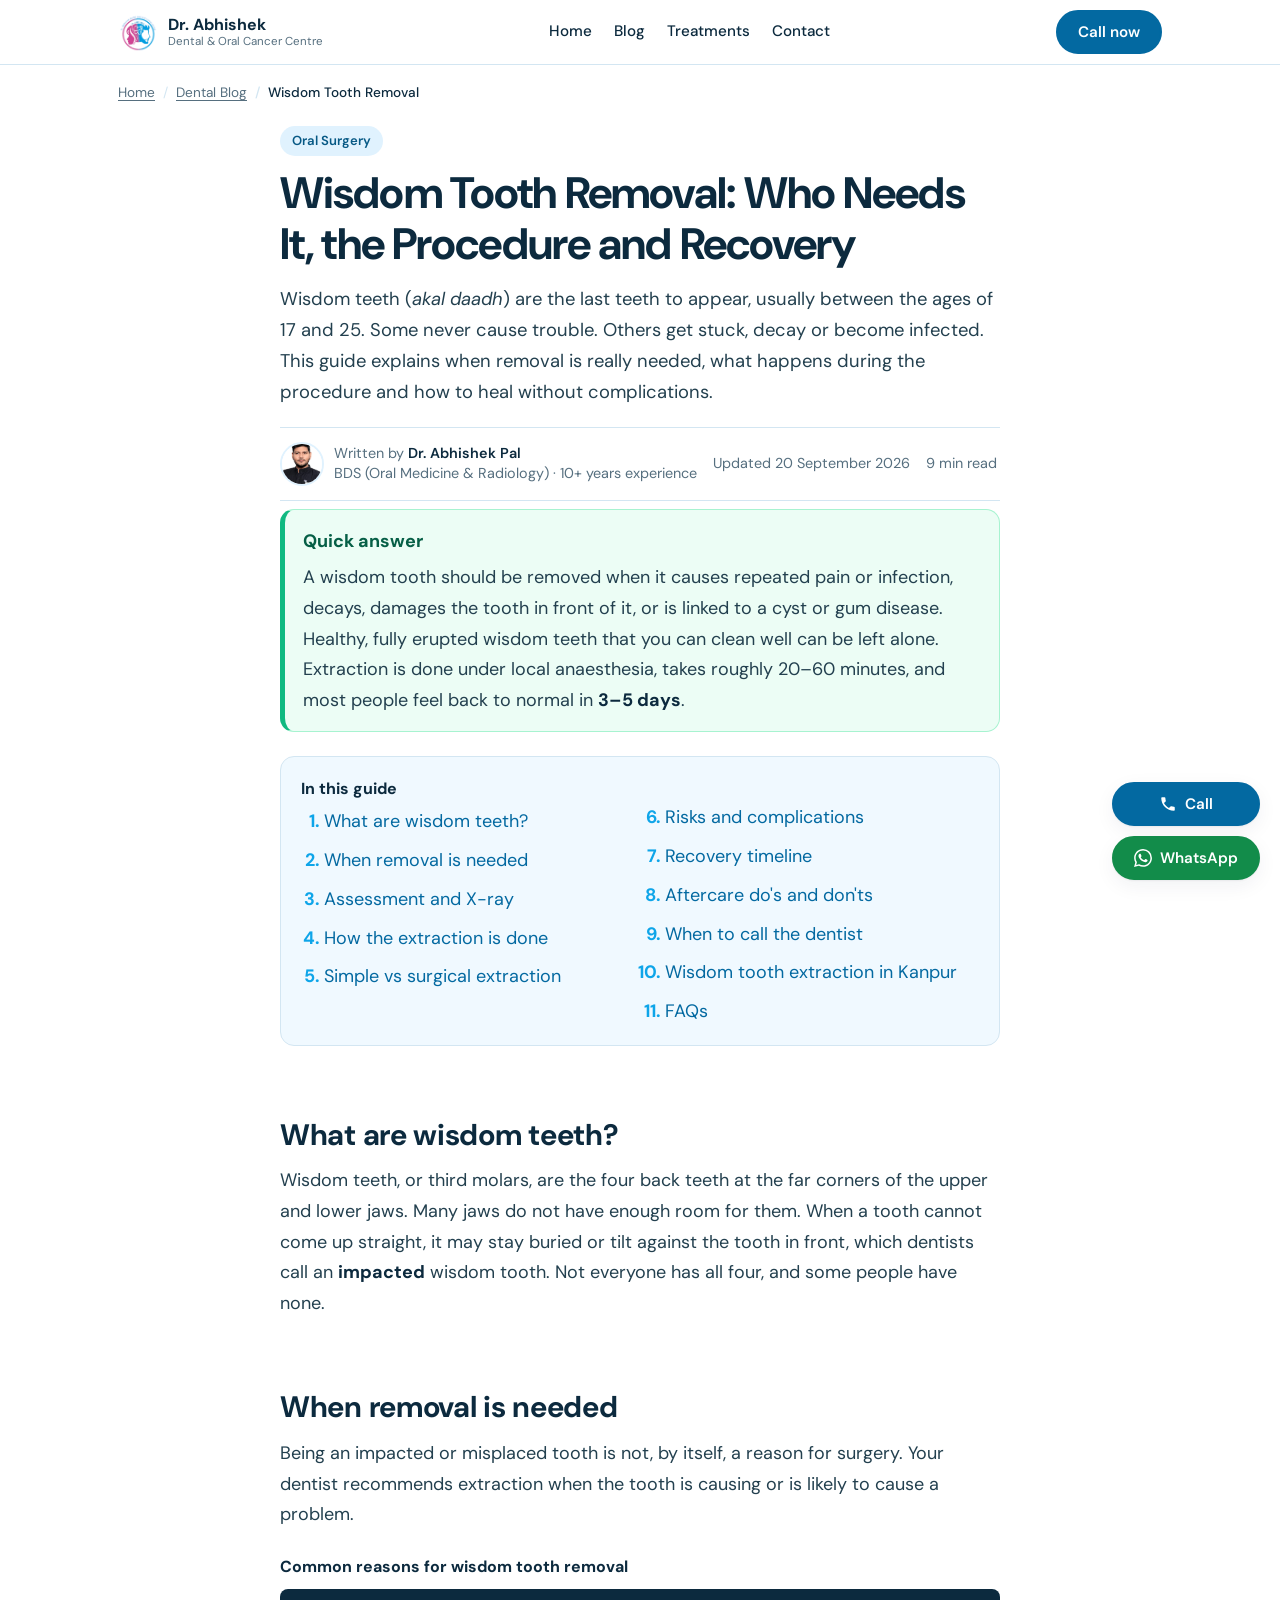
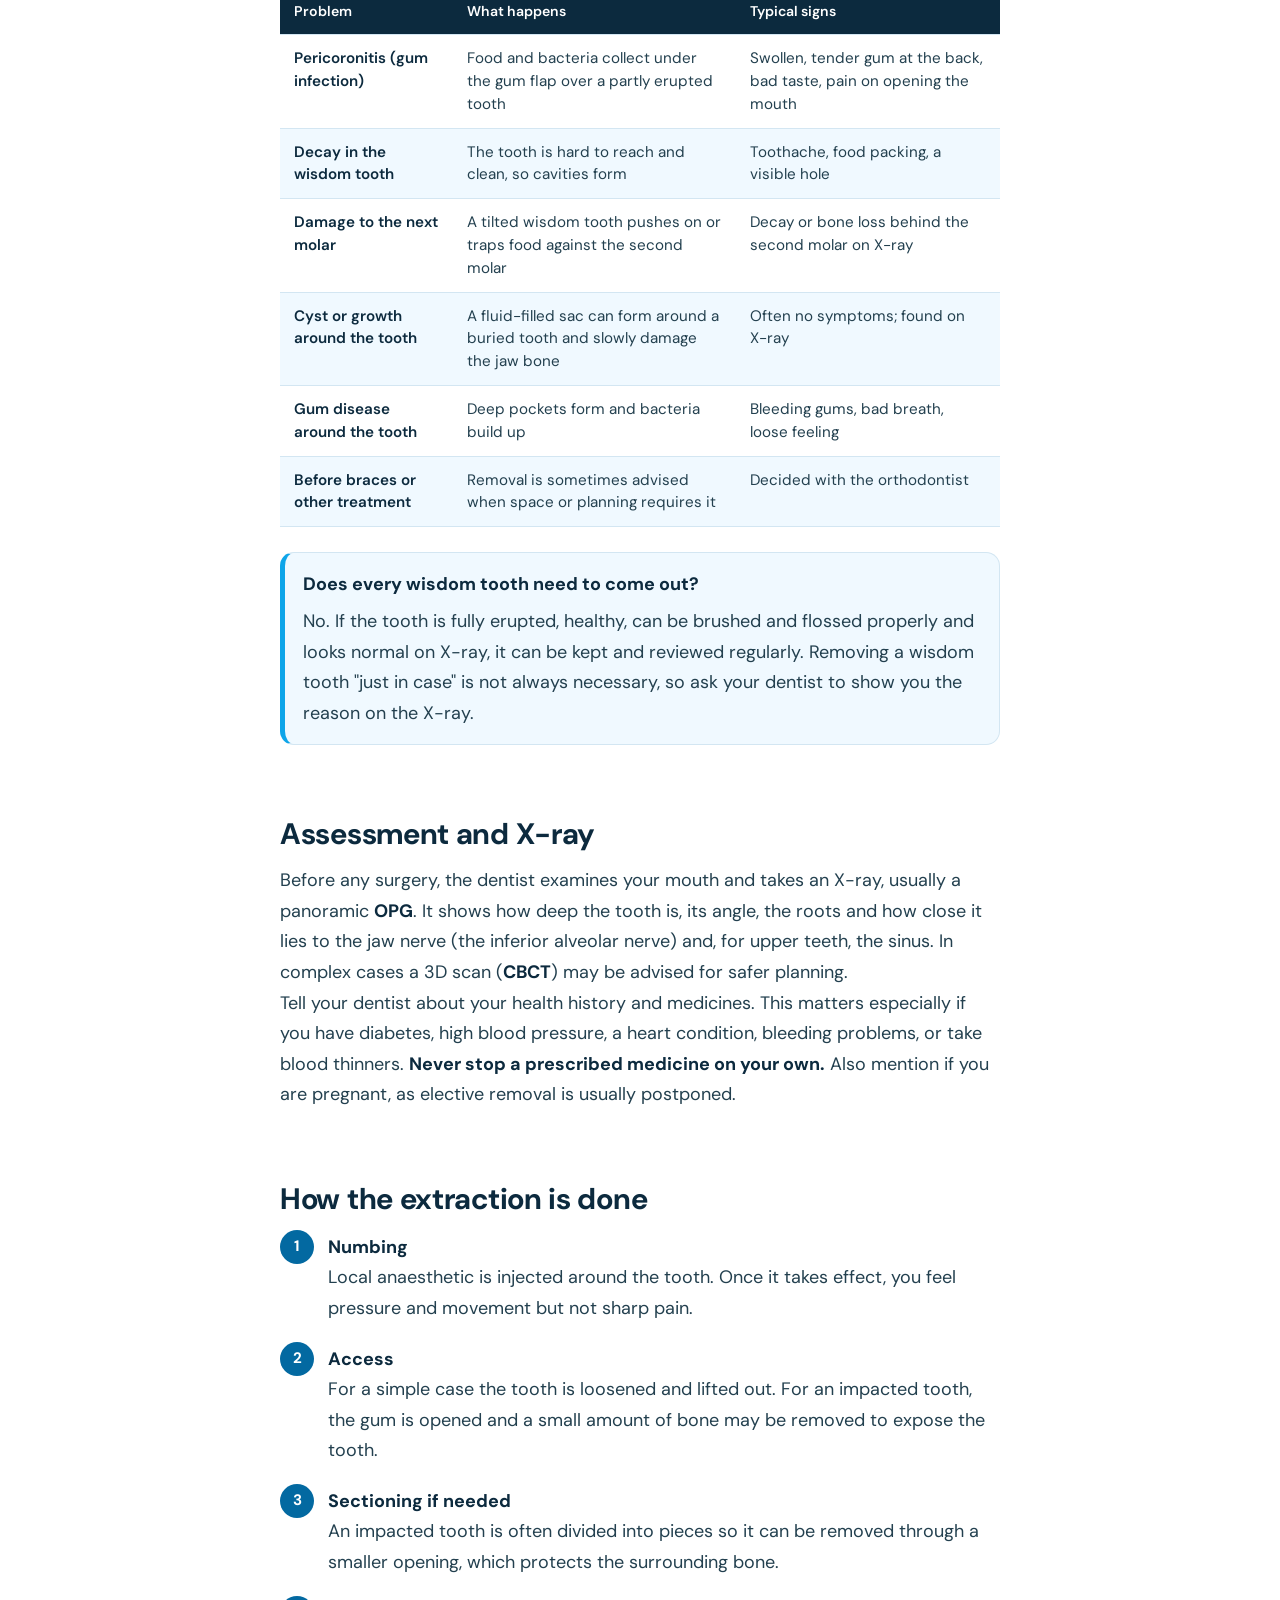
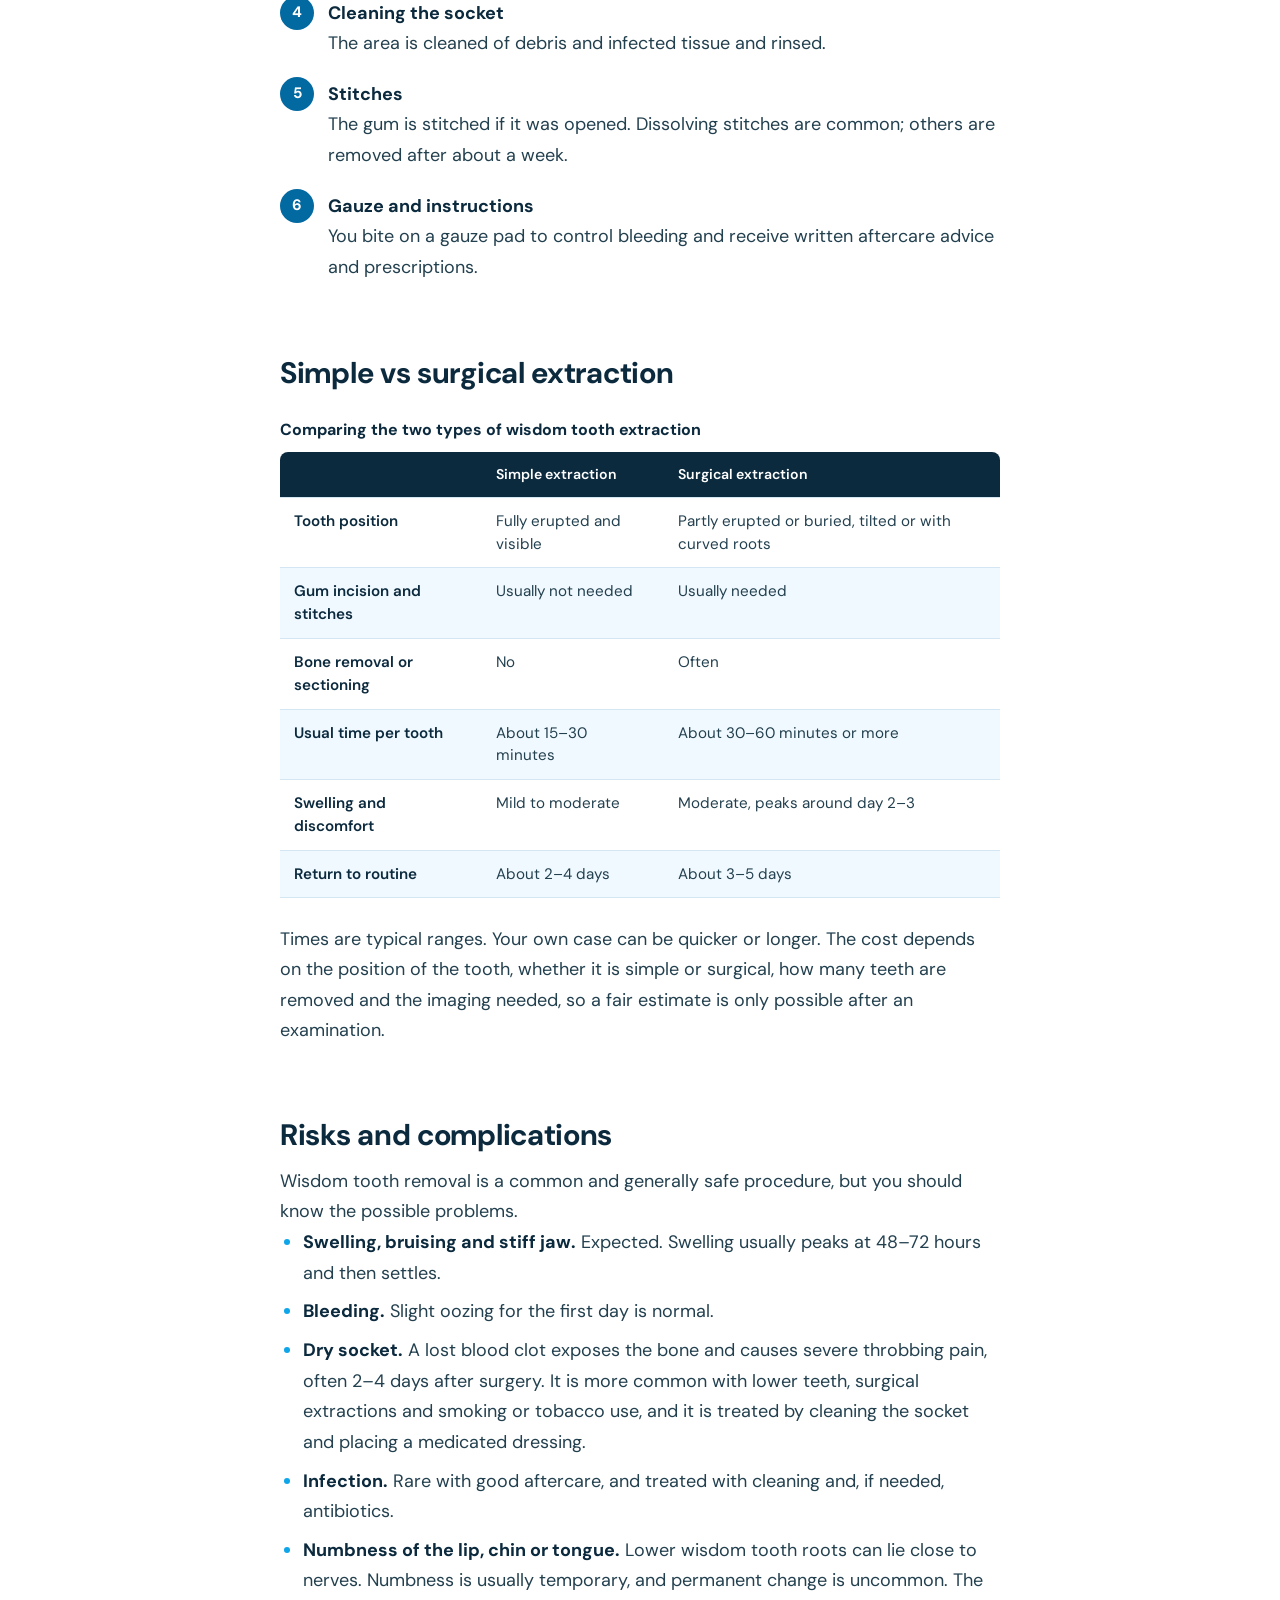
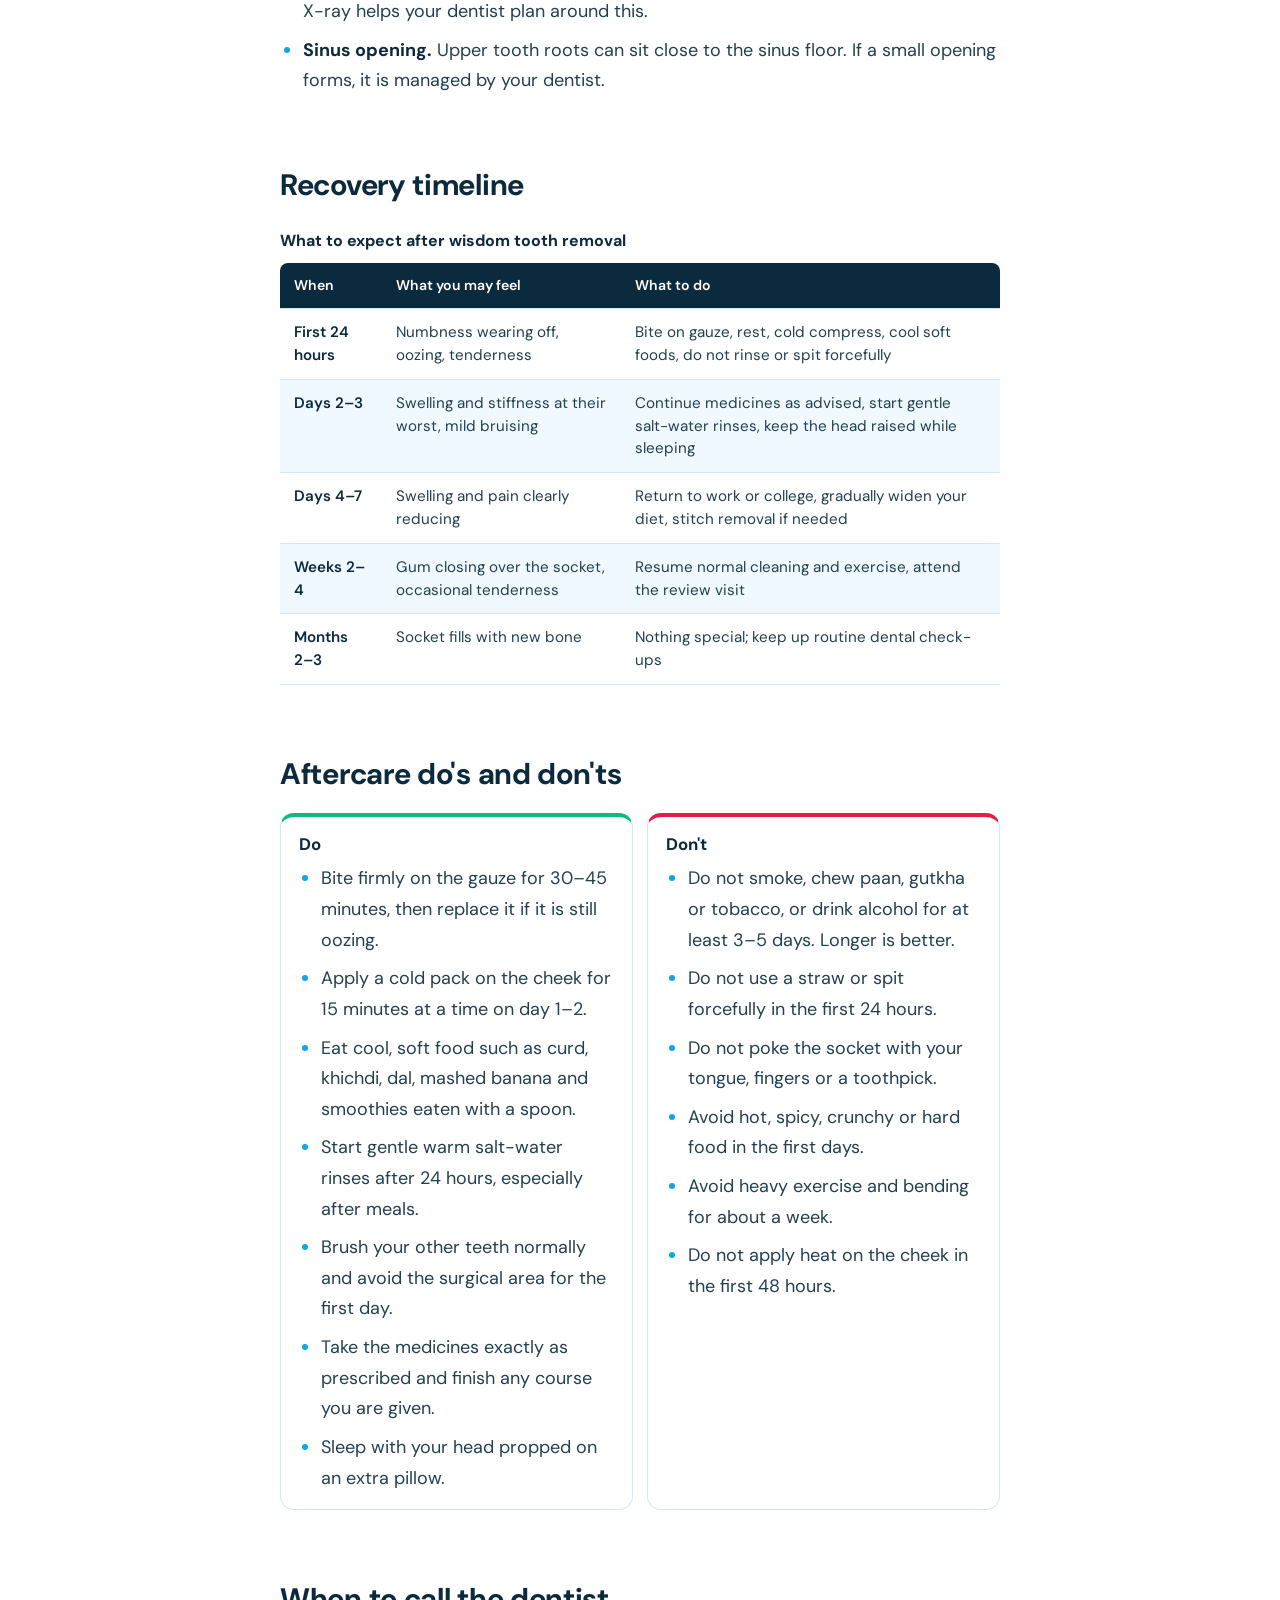
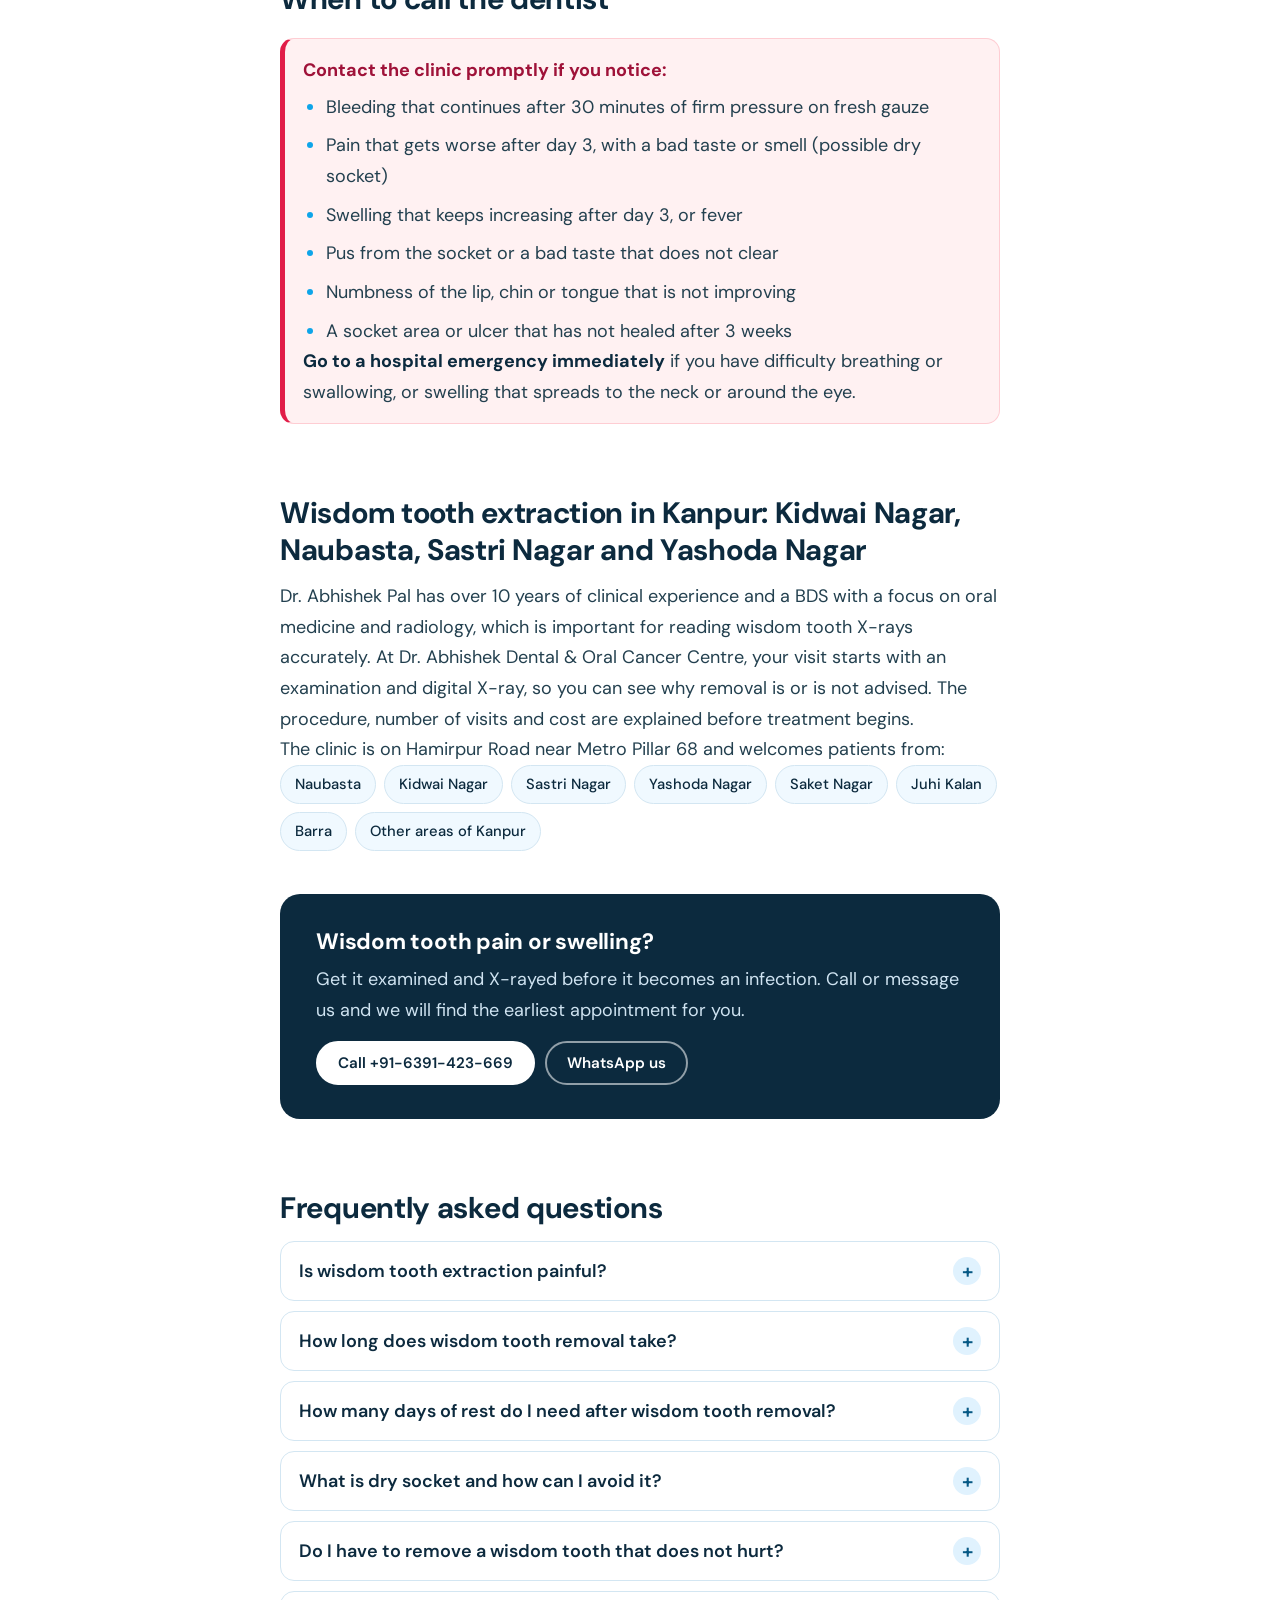
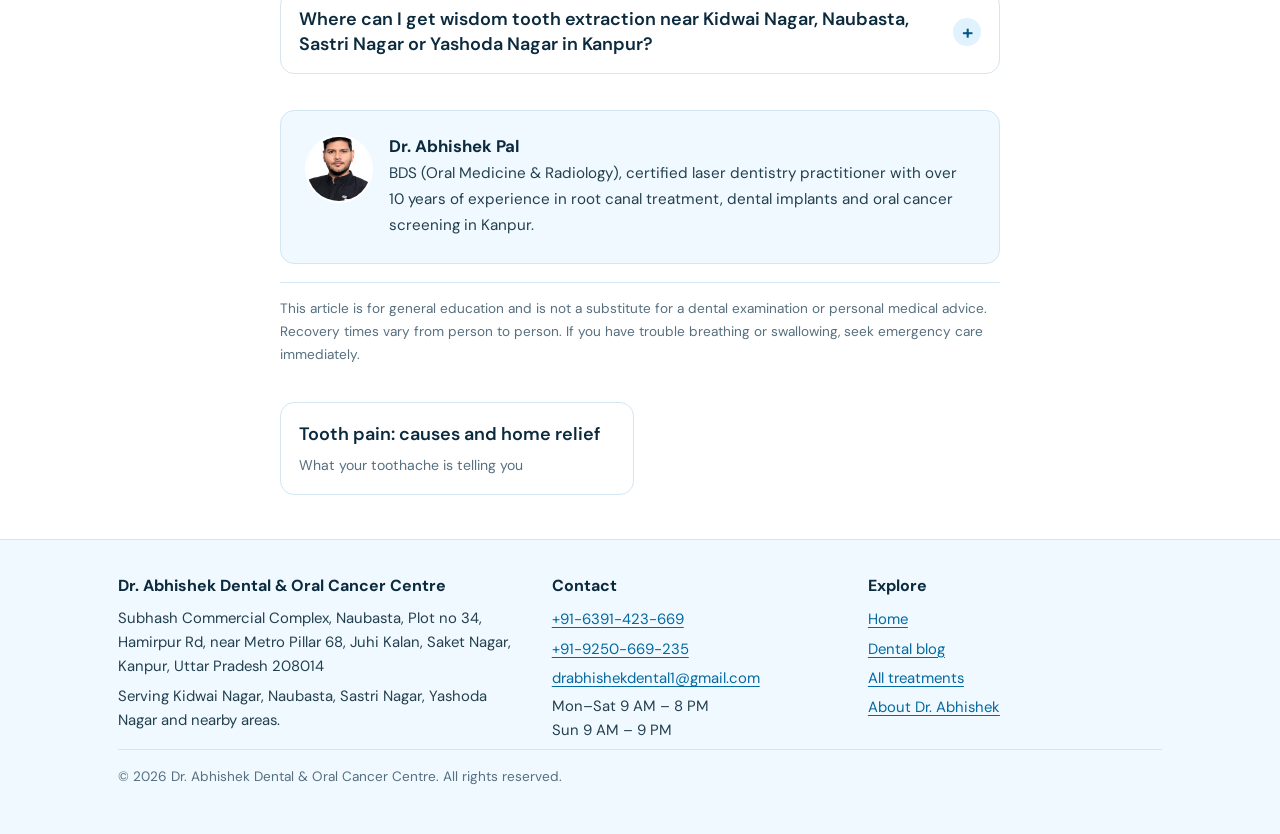
<file: blog/wisdom-tooth-removal-procedure-recovery-kanpur/index.html>
<!DOCTYPE html>
<html lang="en-IN">
<head>
<meta charset="UTF-8">
<meta name="viewport" content="width=device-width, initial-scale=1">

<!-- ===== PRIMARY SEO ===== -->
<title>Wisdom Tooth Removal: Procedure &amp; Recovery | Kanpur Dentist</title>
<meta name="description" content="When a wisdom tooth needs removal, how extraction works, recovery day by day and dry socket prevention. By Dr. Abhishek Pal for patients in Kidwai Nagar, Naubasta &amp; Kanpur.">
<meta name="keywords" content="wisdom tooth extraction Kanpur, wisdom tooth removal, impacted wisdom tooth, dentist Kidwai Nagar, dentist Naubasta Kanpur, dentist Yashoda Nagar, dentist Sastri Nagar, dry socket, akal daadh nikalna">
<meta name="author" content="Dr. Abhishek Pal">
<meta name="robots" content="index, follow, max-snippet:-1, max-image-preview:large, max-video-preview:-1">
<link rel="canonical" href="https://www.drabhishekdental.in/blog/wisdom-tooth-removal-procedure-recovery-kanpur/">

<!-- ===== GEO ===== -->
<meta name="geo.region" content="IN-UP">
<meta name="geo.placename" content="Kanpur, Uttar Pradesh, India">
<meta name="geo.position" content="26.42372;80.31676">
<meta name="ICBM" content="26.42372, 80.31676">

<!-- ===== OPEN GRAPH / TWITTER ===== -->
<meta property="og:type" content="article">
<meta property="og:url" content="https://www.drabhishekdental.in/blog/wisdom-tooth-removal-procedure-recovery-kanpur/">
<meta property="og:title" content="Wisdom Tooth Removal: Procedure &amp; Recovery | Dr. Abhishek Dental, Kanpur">
<meta property="og:description" content="Who needs wisdom tooth removal, what happens during extraction, and how to recover safely.">
<meta property="og:image" content="https://www.drabhishekdental.in/blog/images/wisdom-tooth-removal-procedure-recovery-kanpur.webp">
<meta property="og:image:alt" content="Dr. Abhishek Pal, dentist in Kanpur">
<meta property="og:locale" content="en_IN">
<meta property="og:site_name" content="Dr. Abhishek Dental &amp; Oral Cancer Centre">
<meta property="article:published_time" content="2026-09-20T10:00:00+05:30">
<meta property="article:modified_time" content="2026-09-20T10:00:00+05:30">
<meta property="article:author" content="Dr. Abhishek Pal">
<meta name="twitter:card" content="summary_large_image">
<meta name="twitter:title" content="Wisdom Tooth Removal: Procedure &amp; Recovery | Kanpur">
<meta name="twitter:description" content="Who needs wisdom tooth removal, what happens during extraction, and how to recover safely.">
<meta name="twitter:image" content="https://www.drabhishekdental.in/blog/images/wisdom-tooth-removal-procedure-recovery-kanpur.webp">

<!-- ===== ICONS ===== -->
<link rel="icon" type="image/png" href="/favicon.png">
<link rel="apple-touch-icon" href="/favicon.png">

<!-- ===== FONT + STYLES ===== -->
<link rel="preconnect" href="https://fonts.googleapis.com">
<link rel="preconnect" href="https://fonts.gstatic.com" crossorigin>
<link rel="stylesheet" href="https://fonts.googleapis.com/css2?family=DM+Sans:opsz,wght@9..40,400;9..40,500;9..40,600;9..40,700&amp;display=swap">
<link rel="stylesheet" href="/blog/blog.css">

<!-- ===== SCHEMA: BlogPosting ===== -->
<script type="application/ld+json">
{
  "@context": "https://schema.org",
  "@type": "BlogPosting",
  "mainEntityOfPage": {
    "@type": "WebPage",
    "@id": "https://www.drabhishekdental.in/blog/wisdom-tooth-removal-procedure-recovery-kanpur/"
  },
  "headline": "Wisdom Tooth Removal: Who Needs It, the Procedure and Recovery",
  "description": "When a wisdom tooth needs removal, how extraction works, day-by-day recovery and dry socket prevention, by Dr. Abhishek Pal, Kanpur.",
  "image": "https://www.drabhishekdental.in/blog/images/wisdom-tooth-removal-procedure-recovery-kanpur.webp",
  "datePublished": "2026-09-20T10:00:00+05:30",
  "dateModified": "2026-09-20T10:00:00+05:30",
  "inLanguage": "en-IN",
  "author": {
    "@type": "Person",
    "name": "Dr. Abhishek Pal",
    "jobTitle": "Dental & Oral Cancer Specialist",
    "url": "https://www.drabhishekdental.in/#about"
  },
  "publisher": {
    "@type": "Organization",
    "name": "Dr. Abhishek Dental & Oral Cancer Centre",
    "logo": { "@type": "ImageObject", "url": "https://www.drabhishekdental.in/logo-main.png" }
  },
  "about": { "@type": "MedicalProcedure", "name": "Wisdom tooth extraction" },
  "spatialCoverage": ["Kidwai Nagar", "Naubasta", "Sastri Nagar", "Yashoda Nagar", "Saket Nagar", "Barra", "Kanpur"]
}
</script>

<!-- ===== SCHEMA: Breadcrumbs ===== -->
<script type="application/ld+json">
{
  "@context": "https://schema.org",
  "@type": "BreadcrumbList",
  "itemListElement": [
    { "@type": "ListItem", "position": 1, "name": "Home", "item": "https://www.drabhishekdental.in/" },
    { "@type": "ListItem", "position": 2, "name": "Dental Blog", "item": "https://www.drabhishekdental.in/blog/" },
    { "@type": "ListItem", "position": 3, "name": "Wisdom Tooth Removal", "item": "https://www.drabhishekdental.in/blog/wisdom-tooth-removal-procedure-recovery-kanpur/" }
  ]
}
</script>

<!-- ===== SCHEMA: FAQ (matches the visible FAQ below) ===== -->
<script type="application/ld+json">
{
  "@context": "https://schema.org",
  "@type": "FAQPage",
  "mainEntity": [
    {
      "@type": "Question",
      "name": "Is wisdom tooth extraction painful?",
      "acceptedAnswer": { "@type": "Answer", "text": "The area is fully numbed with local anaesthesia, so you feel pressure and movement but not sharp pain during the procedure. Soreness and swelling are normal for the first 2 to 3 days afterwards and are controlled with the medicines your dentist prescribes and a cold compress." }
    },
    {
      "@type": "Question",
      "name": "How long does wisdom tooth removal take?",
      "acceptedAnswer": { "@type": "Answer", "text": "A simple extraction of a fully erupted tooth often takes 15 to 30 minutes. A surgical extraction of an impacted tooth can take 30 to 60 minutes or more, depending on its position and how many teeth are removed." }
    },
    {
      "@type": "Question",
      "name": "How many days of rest do I need after wisdom tooth removal?",
      "acceptedAnswer": { "@type": "Answer", "text": "Most people return to desk work or college in 2 to 4 days after a simple extraction and in 3 to 5 days after a surgical one. Avoid heavy exercise, swimming and travel on rough roads for about a week." }
    },
    {
      "@type": "Question",
      "name": "What is dry socket and how can I avoid it?",
      "acceptedAnswer": { "@type": "Answer", "text": "Dry socket occurs when the blood clot in the empty socket is lost or fails to form, exposing the bone. It causes severe, throbbing pain that usually starts 2 to 4 days after extraction and may bring a bad taste or smell. To avoid it, do not smoke, chew tobacco or paan, use a straw, spit forcefully or rinse vigorously in the first 24 hours, and follow your dentist's instructions." }
    },
    {
      "@type": "Question",
      "name": "Do I have to remove a wisdom tooth that does not hurt?",
      "acceptedAnswer": { "@type": "Answer", "text": "Not always. A wisdom tooth that has fully erupted, is healthy, can be cleaned properly and shows no disease on X-ray can be left and monitored. Removal is advised when there is repeated infection, decay, damage to the next tooth, cysts, or gum disease around it." }
    },
    {
      "@type": "Question",
      "name": "Where can I get wisdom tooth extraction near Kidwai Nagar, Naubasta, Sastri Nagar or Yashoda Nagar in Kanpur?",
      "acceptedAnswer": { "@type": "Answer", "text": "Dr. Abhishek Dental & Oral Cancer Centre is at Subhash Commercial Complex, Naubasta, Plot no 34, Hamirpur Road, near Metro Pillar 68, Juhi Kalan, Saket Nagar, Kanpur 208014. It is open Monday to Saturday 9 AM to 8 PM and Sunday 9 AM to 9 PM. Call +91-6391-423-669 to book an examination and X-ray." }
    }
  ]
}
</script>
</head>

<body>
<a class="skip-link" href="#main">Skip to content</a>

<!-- ===== HEADER ===== -->
<header class="blog-header">
  <div class="wrap">
    <a class="brand" href="/" aria-label="Dr. Abhishek Dental &amp; Oral Cancer Centre home">
      <img src="/logo.png" alt="" width="40" height="40">
      <span class="brand-text">
        <span class="brand-name">Dr. Abhishek</span>
        <span class="brand-sub">Dental &amp; Oral Cancer Centre</span>
      </span>
    </a>
    <nav class="header-links" aria-label="Main">
      <a href="/">Home</a>
      <a href="/blog/">Blog</a>
      <a href="/#services">Treatments</a>
      <a href="/#contact">Contact</a>
    </nav>
    <a class="btn" href="tel:+916391423669">Call now</a>
  </div>
</header>

<main id="main">
<article class="wrap">

  <!-- Breadcrumb -->
  <nav class="crumbs" aria-label="Breadcrumb">
    <ol>
      <li><a href="/">Home</a></li>
      <li><a href="/blog/">Dental Blog</a></li>
      <li aria-current="page">Wisdom Tooth Removal</li>
    </ol>
  </nav>

  <!-- Article header -->
  <header class="article-head article-body">
    <p class="kicker">Oral Surgery</p>
    <h1>Wisdom Tooth Removal: Who Needs It, the Procedure and Recovery</h1>
    <p class="lede">
      Wisdom teeth (<em>akal daadh</em>) are the last teeth to appear, usually between the ages of 17 and 25. Some never cause trouble. Others get stuck, decay or become infected. This guide explains when removal is really needed, what happens during the procedure and how to heal without complications.
    </p>
    <div class="meta">
      <div class="meta-block">
        <img class="avatar" src="/doctor-profile.jpeg" alt="Dr. Abhishek Pal" width="44" height="44">
        <span>Written by <strong>Dr. Abhishek Pal</strong><br>BDS (Oral Medicine &amp; Radiology) · 10+ years experience</span>
      </div>
      <span>Updated <time datetime="2026-09-20">20 September 2026</time></span>
      <span>9 min read</span>
    </div>
  </header>

  <div class="article-body prose">

    <!-- Quick answer -->
    <div class="callout callout-ok" role="note">
      <span class="callout-title">Quick answer</span>
      <p>A wisdom tooth should be removed when it causes repeated pain or infection, decays, damages the tooth in front of it, or is linked to a cyst or gum disease. Healthy, fully erupted wisdom teeth that you can clean well can be left alone. Extraction is done under local anaesthesia, takes roughly 20–60 minutes, and most people feel back to normal in <strong>3–5 days</strong>.</p>
    </div>

    <!-- TOC -->
    <nav class="toc" aria-labelledby="toc-title">
      <p class="toc-title" id="toc-title">In this guide</p>
      <ol>
        <li><a href="#what-are">What are wisdom teeth?</a></li>
        <li><a href="#when-remove">When removal is needed</a></li>
        <li><a href="#assessment">Assessment and X-ray</a></li>
        <li><a href="#procedure">How the extraction is done</a></li>
        <li><a href="#simple-vs-surgical">Simple vs surgical extraction</a></li>
        <li><a href="#risks">Risks and complications</a></li>
        <li><a href="#recovery">Recovery timeline</a></li>
        <li><a href="#aftercare">Aftercare do's and don'ts</a></li>
        <li><a href="#call-dentist">When to call the dentist</a></li>
        <li><a href="#kanpur">Wisdom tooth extraction in Kanpur</a></li>
        <li><a href="#faq">FAQs</a></li>
      </ol>
    </nav>

    <h2 id="what-are">What are wisdom teeth?</h2>
    <p>Wisdom teeth, or third molars, are the four back teeth at the far corners of the upper and lower jaws. Many jaws do not have enough room for them. When a tooth cannot come up straight, it may stay buried or tilt against the tooth in front, which dentists call an <strong>impacted</strong> wisdom tooth. Not everyone has all four, and some people have none.</p>

    <h2 id="when-remove">When removal is needed</h2>
    <p>Being an impacted or misplaced tooth is not, by itself, a reason for surgery. Your dentist recommends extraction when the tooth is causing or is likely to cause a problem.</p>

    <div class="table-wrap">
      <table class="table-stack">
        <caption>Common reasons for wisdom tooth removal</caption>
        <thead>
          <tr><th scope="col">Problem</th><th scope="col">What happens</th><th scope="col">Typical signs</th></tr>
        </thead>
        <tbody>
          <tr>
            <th scope="row">Pericoronitis (gum infection)</th>
            <td data-label="What happens">Food and bacteria collect under the gum flap over a partly erupted tooth</td>
            <td data-label="Typical signs">Swollen, tender gum at the back, bad taste, pain on opening the mouth</td>
          </tr>
          <tr>
            <th scope="row">Decay in the wisdom tooth</th>
            <td data-label="What happens">The tooth is hard to reach and clean, so cavities form</td>
            <td data-label="Typical signs">Toothache, food packing, a visible hole</td>
          </tr>
          <tr>
            <th scope="row">Damage to the next molar</th>
            <td data-label="What happens">A tilted wisdom tooth pushes on or traps food against the second molar</td>
            <td data-label="Typical signs">Decay or bone loss behind the second molar on X-ray</td>
          </tr>
          <tr>
            <th scope="row">Cyst or growth around the tooth</th>
            <td data-label="What happens">A fluid-filled sac can form around a buried tooth and slowly damage the jaw bone</td>
            <td data-label="Typical signs">Often no symptoms; found on X-ray</td>
          </tr>
          <tr>
            <th scope="row">Gum disease around the tooth</th>
            <td data-label="What happens">Deep pockets form and bacteria build up</td>
            <td data-label="Typical signs">Bleeding gums, bad breath, loose feeling</td>
          </tr>
          <tr>
            <th scope="row">Before braces or other treatment</th>
            <td data-label="What happens">Removal is sometimes advised when space or planning requires it</td>
            <td data-label="Typical signs">Decided with the orthodontist</td>
          </tr>
        </tbody>
      </table>
    </div>

    <div class="callout">
      <span class="callout-title">Does every wisdom tooth need to come out?</span>
      <p>No. If the tooth is fully erupted, healthy, can be brushed and flossed properly and looks normal on X-ray, it can be kept and reviewed regularly. Removing a wisdom tooth "just in case" is not always necessary, so ask your dentist to show you the reason on the X-ray.</p>
    </div>

    <h2 id="assessment">Assessment and X-ray</h2>
    <p>Before any surgery, the dentist examines your mouth and takes an X-ray, usually a panoramic <strong>OPG</strong>. It shows how deep the tooth is, its angle, the roots and how close it lies to the jaw nerve (the inferior alveolar nerve) and, for upper teeth, the sinus. In complex cases a 3D scan (<strong>CBCT</strong>) may be advised for safer planning.</p>
    <p>Tell your dentist about your health history and medicines. This matters especially if you have diabetes, high blood pressure, a heart condition, bleeding problems, or take blood thinners. <strong>Never stop a prescribed medicine on your own.</strong> Also mention if you are pregnant, as elective removal is usually postponed.</p>

    <h2 id="procedure">How the extraction is done</h2>
    <ol class="steps">
      <li><strong>Numbing</strong> Local anaesthetic is injected around the tooth. Once it takes effect, you feel pressure and movement but not sharp pain.</li>
      <li><strong>Access</strong> For a simple case the tooth is loosened and lifted out. For an impacted tooth, the gum is opened and a small amount of bone may be removed to expose the tooth.</li>
      <li><strong>Sectioning if needed</strong> An impacted tooth is often divided into pieces so it can be removed through a smaller opening, which protects the surrounding bone.</li>
      <li><strong>Cleaning the socket</strong> The area is cleaned of debris and infected tissue and rinsed.</li>
      <li><strong>Stitches</strong> The gum is stitched if it was opened. Dissolving stitches are common; others are removed after about a week.</li>
      <li><strong>Gauze and instructions</strong> You bite on a gauze pad to control bleeding and receive written aftercare advice and prescriptions.</li>
    </ol>

    <h2 id="simple-vs-surgical">Simple vs surgical extraction</h2>
    <div class="table-wrap">
      <table class="table-stack">
        <caption>Comparing the two types of wisdom tooth extraction</caption>
        <thead>
          <tr><th scope="col">&nbsp;</th><th scope="col">Simple extraction</th><th scope="col">Surgical extraction</th></tr>
        </thead>
        <tbody>
          <tr>
            <th scope="row">Tooth position</th>
            <td data-label="Simple extraction">Fully erupted and visible</td>
            <td data-label="Surgical extraction">Partly erupted or buried, tilted or with curved roots</td>
          </tr>
          <tr>
            <th scope="row">Gum incision and stitches</th>
            <td data-label="Simple extraction">Usually not needed</td>
            <td data-label="Surgical extraction">Usually needed</td>
          </tr>
          <tr>
            <th scope="row">Bone removal or sectioning</th>
            <td data-label="Simple extraction">No</td>
            <td data-label="Surgical extraction">Often</td>
          </tr>
          <tr>
            <th scope="row">Usual time per tooth</th>
            <td data-label="Simple extraction">About 15–30 minutes</td>
            <td data-label="Surgical extraction">About 30–60 minutes or more</td>
          </tr>
          <tr>
            <th scope="row">Swelling and discomfort</th>
            <td data-label="Simple extraction">Mild to moderate</td>
            <td data-label="Surgical extraction">Moderate, peaks around day 2–3</td>
          </tr>
          <tr>
            <th scope="row">Return to routine</th>
            <td data-label="Simple extraction">About 2–4 days</td>
            <td data-label="Surgical extraction">About 3–5 days</td>
          </tr>
        </tbody>
      </table>
    </div>
    <p>Times are typical ranges. Your own case can be quicker or longer. The cost depends on the position of the tooth, whether it is simple or surgical, how many teeth are removed and the imaging needed, so a fair estimate is only possible after an examination.</p>

    <h2 id="risks">Risks and complications</h2>
    <p>Wisdom tooth removal is a common and generally safe procedure, but you should know the possible problems.</p>
    <ul>
      <li><strong>Swelling, bruising and stiff jaw.</strong> Expected. Swelling usually peaks at 48–72 hours and then settles.</li>
      <li><strong>Bleeding.</strong> Slight oozing for the first day is normal.</li>
      <li><strong>Dry socket.</strong> A lost blood clot exposes the bone and causes severe throbbing pain, often 2–4 days after surgery. It is more common with lower teeth, surgical extractions and smoking or tobacco use, and it is treated by cleaning the socket and placing a medicated dressing.</li>
      <li><strong>Infection.</strong> Rare with good aftercare, and treated with cleaning and, if needed, antibiotics.</li>
      <li><strong>Numbness of the lip, chin or tongue.</strong> Lower wisdom tooth roots can lie close to nerves. Numbness is usually temporary, and permanent change is uncommon. The X-ray helps your dentist plan around this.</li>
      <li><strong>Sinus opening.</strong> Upper tooth roots can sit close to the sinus floor. If a small opening forms, it is managed by your dentist.</li>
    </ul>

    <h2 id="recovery">Recovery timeline</h2>
    <div class="table-wrap">
      <table class="table-stack">
        <caption>What to expect after wisdom tooth removal</caption>
        <thead>
          <tr><th scope="col">When</th><th scope="col">What you may feel</th><th scope="col">What to do</th></tr>
        </thead>
        <tbody>
          <tr>
            <th scope="row">First 24 hours</th>
            <td data-label="What you may feel">Numbness wearing off, oozing, tenderness</td>
            <td data-label="What to do">Bite on gauze, rest, cold compress, cool soft foods, do not rinse or spit forcefully</td>
          </tr>
          <tr>
            <th scope="row">Days 2–3</th>
            <td data-label="What you may feel">Swelling and stiffness at their worst, mild bruising</td>
            <td data-label="What to do">Continue medicines as advised, start gentle salt-water rinses, keep the head raised while sleeping</td>
          </tr>
          <tr>
            <th scope="row">Days 4–7</th>
            <td data-label="What you may feel">Swelling and pain clearly reducing</td>
            <td data-label="What to do">Return to work or college, gradually widen your diet, stitch removal if needed</td>
          </tr>
          <tr>
            <th scope="row">Weeks 2–4</th>
            <td data-label="What you may feel">Gum closing over the socket, occasional tenderness</td>
            <td data-label="What to do">Resume normal cleaning and exercise, attend the review visit</td>
          </tr>
          <tr>
            <th scope="row">Months 2–3</th>
            <td data-label="What you may feel">Socket fills with new bone</td>
            <td data-label="What to do">Nothing special; keep up routine dental check-ups</td>
          </tr>
        </tbody>
      </table>
    </div>

    <h2 id="aftercare">Aftercare do's and don'ts</h2>
    <div class="split">
      <div class="split-card split-do">
        <h3>Do</h3>
        <ul>
          <li>Bite firmly on the gauze for 30–45 minutes, then replace it if it is still oozing.</li>
          <li>Apply a cold pack on the cheek for 15 minutes at a time on day 1–2.</li>
          <li>Eat cool, soft food such as curd, khichdi, dal, mashed banana and smoothies eaten with a spoon.</li>
          <li>Start gentle warm salt-water rinses after 24 hours, especially after meals.</li>
          <li>Brush your other teeth normally and avoid the surgical area for the first day.</li>
          <li>Take the medicines exactly as prescribed and finish any course you are given.</li>
          <li>Sleep with your head propped on an extra pillow.</li>
        </ul>
      </div>
      <div class="split-card split-dont">
        <h3>Don't</h3>
        <ul>
          <li>Do not smoke, chew paan, gutkha or tobacco, or drink alcohol for at least 3–5 days. Longer is better.</li>
          <li>Do not use a straw or spit forcefully in the first 24 hours.</li>
          <li>Do not poke the socket with your tongue, fingers or a toothpick.</li>
          <li>Avoid hot, spicy, crunchy or hard food in the first days.</li>
          <li>Avoid heavy exercise and bending for about a week.</li>
          <li>Do not apply heat on the cheek in the first 48 hours.</li>
        </ul>
      </div>
    </div>

    <h2 id="call-dentist">When to call the dentist</h2>
    <div class="callout callout-danger" role="note">
      <span class="callout-title">Contact the clinic promptly if you notice:</span>
      <ul>
        <li>Bleeding that continues after 30 minutes of firm pressure on fresh gauze</li>
        <li>Pain that gets worse after day 3, with a bad taste or smell (possible dry socket)</li>
        <li>Swelling that keeps increasing after day 3, or fever</li>
        <li>Pus from the socket or a bad taste that does not clear</li>
        <li>Numbness of the lip, chin or tongue that is not improving</li>
        <li>A socket area or ulcer that has not healed after 3 weeks</li>
      </ul>
      <p><strong>Go to a hospital emergency immediately</strong> if you have difficulty breathing or swallowing, or swelling that spreads to the neck or around the eye.</p>
    </div>

    <h2 id="kanpur">Wisdom tooth extraction in Kanpur: Kidwai Nagar, Naubasta, Sastri Nagar and Yashoda Nagar</h2>
    <p>Dr. Abhishek Pal has over 10 years of clinical experience and a BDS with a focus on oral medicine and radiology, which is important for reading wisdom tooth X-rays accurately. At Dr. Abhishek Dental &amp; Oral Cancer Centre, your visit starts with an examination and digital X-ray, so you can see why removal is or is not advised. The procedure, number of visits and cost are explained before treatment begins.</p>
    <p>The clinic is on Hamirpur Road near Metro Pillar 68 and welcomes patients from:</p>
    <ul class="chips" aria-label="Areas served">
      <li><span>Naubasta</span></li>
      <li><span>Kidwai Nagar</span></li>
      <li><span>Sastri Nagar</span></li>
      <li><span>Yashoda Nagar</span></li>
      <li><span>Saket Nagar</span></li>
      <li><span>Juhi Kalan</span></li>
      <li><span>Barra</span></li>
      <li><span>Other areas of Kanpur</span></li>
    </ul>

    <div class="cta-box">
      <h2>Wisdom tooth pain or swelling?</h2>
      <p>Get it examined and X-rayed before it becomes an infection. Call or message us and we will find the earliest appointment for you.</p>
      <div class="cta-actions">
        <a class="btn" href="tel:+916391423669">Call +91-6391-423-669</a>
        <a class="btn btn-outline" href="https://wa.me/916391423669?text=Hello%2C%20I%20need%20a%20wisdom%20tooth%20check-up%20and%20would%20like%20to%20book%20an%20appointment" target="_blank" rel="noopener noreferrer">WhatsApp us</a>
      </div>
    </div>

    <h2 id="faq">Frequently asked questions</h2>
    <div class="faq">
      <details>
        <summary>Is wisdom tooth extraction painful?</summary>
        <div class="answer"><p>The area is fully numbed with local anaesthesia, so you feel pressure and movement but not sharp pain during the procedure. Soreness and swelling are normal for the first 2 to 3 days afterwards and are controlled with the medicines your dentist prescribes and a cold compress.</p></div>
      </details>
      <details>
        <summary>How long does wisdom tooth removal take?</summary>
        <div class="answer"><p>A simple extraction of a fully erupted tooth often takes 15 to 30 minutes. A surgical extraction of an impacted tooth can take 30 to 60 minutes or more, depending on its position and how many teeth are removed.</p></div>
      </details>
      <details>
        <summary>How many days of rest do I need after wisdom tooth removal?</summary>
        <div class="answer"><p>Most people return to desk work or college in 2 to 4 days after a simple extraction and in 3 to 5 days after a surgical one. Avoid heavy exercise, swimming and travel on rough roads for about a week.</p></div>
      </details>
      <details>
        <summary>What is dry socket and how can I avoid it?</summary>
        <div class="answer"><p>Dry socket occurs when the blood clot in the empty socket is lost or fails to form, exposing the bone. It causes severe, throbbing pain that usually starts 2 to 4 days after extraction and may bring a bad taste or smell. To avoid it, do not smoke, chew tobacco or paan, use a straw, spit forcefully or rinse vigorously in the first 24 hours, and follow your dentist's instructions.</p></div>
      </details>
      <details>
        <summary>Do I have to remove a wisdom tooth that does not hurt?</summary>
        <div class="answer"><p>Not always. A wisdom tooth that has fully erupted, is healthy, can be cleaned properly and shows no disease on X-ray can be left and monitored. Removal is advised when there is repeated infection, decay, damage to the next tooth, cysts, or gum disease around it.</p></div>
      </details>
      <details>
        <summary>Where can I get wisdom tooth extraction near Kidwai Nagar, Naubasta, Sastri Nagar or Yashoda Nagar in Kanpur?</summary>
        <div class="answer"><p>Dr. Abhishek Dental &amp; Oral Cancer Centre is at Subhash Commercial Complex, Naubasta, Plot no 34, Hamirpur Road, near Metro Pillar 68, Juhi Kalan, Saket Nagar, Kanpur 208014. It is open Monday to Saturday 9 AM to 8 PM and Sunday 9 AM to 9 PM. Call <a href="tel:+916391423669">+91-6391-423-669</a> to book an examination and X-ray.</p></div>
      </details>
    </div>

    <!-- Author -->
    <aside class="author-box" aria-label="About the author">
      <img src="/doctor-profile.jpeg" alt="Dr. Abhishek Pal" width="68" height="68" loading="lazy">
      <div>
        <h3>Dr. Abhishek Pal</h3>
        <p>BDS (Oral Medicine &amp; Radiology), certified laser dentistry practitioner with over 10 years of experience in root canal treatment, dental implants and oral cancer screening in Kanpur.</p>
      </div>
    </aside>

    <p class="disclaimer">This article is for general education and is not a substitute for a dental examination or personal medical advice. Recovery times vary from person to person. If you have trouble breathing or swallowing, seek emergency care immediately.</p>

    <div class="related">
      <a href="/blog/tooth-pain-causes-home-relief-treatment-kanpur/">Tooth pain: causes and home relief<small>What your toothache is telling you</small></a>
      <!-- Add the Braces post link here once it is live -->
    </div>

  </div>
</article>
</main>

<!-- ===== FOOTER ===== -->
<footer class="blog-footer">
  <div class="wrap">
    <div class="footer-grid">
      <div>
        <h2>Dr. Abhishek Dental &amp; Oral Cancer Centre</h2>
        <address>Subhash Commercial Complex, Naubasta, Plot no 34, Hamirpur Rd, near Metro Pillar 68, Juhi Kalan, Saket Nagar, Kanpur, Uttar Pradesh 208014</address>
        <p>Serving Kidwai Nagar, Naubasta, Sastri Nagar, Yashoda Nagar and nearby areas.</p>
      </div>
      <div>
        <h2>Contact</h2>
        <ul>
          <li><a href="tel:+916391423669">+91-6391-423-669</a></li>
          <li><a href="tel:+919250669235">+91-9250-669-235</a></li>
          <li><a href="mailto:drabhishekdental1@gmail.com">drabhishekdental1@gmail.com</a></li>
        </ul>
        <p>Mon–Sat 9 AM – 8 PM<br>Sun 9 AM – 9 PM</p>
      </div>
      <div>
        <h2>Explore</h2>
        <ul>
          <li><a href="/">Home</a></li>
          <li><a href="/blog/">Dental blog</a></li>
          <li><a href="/#services">All treatments</a></li>
          <li><a href="/#about">About Dr. Abhishek</a></li>
        </ul>
      </div>
    </div>
    <p class="footer-legal">&copy; 2026 Dr. Abhishek Dental &amp; Oral Cancer Centre. All rights reserved.</p>
  </div>
</footer>

<!-- ===== STICKY CALL / WHATSAPP (pure CSS, no JS) ===== -->
<div class="float-actions">
  <a class="btn" href="tel:+916391423669" aria-label="Call Dr. Abhishek Dental now">
    <svg viewBox="0 0 24 24" fill="currentColor" aria-hidden="true"><path d="M6.62 10.79c1.44 2.83 3.76 5.14 6.59 6.59l2.2-2.2c.27-.27.67-.36 1.02-.24 1.12.37 2.33.57 3.57.57.55 0 1 .45 1 1V20c0 .55-.45 1-1 1-9.39 0-17-7.61-17-17 0-.55.45-1 1-1h3.5c.55 0 1 .45 1 1 0 1.25.2 2.45.57 3.57.11.35.03.74-.25 1.02l-2.2 2.2z"/></svg>
    Call
  </a>
  <a class="btn btn-wa" href="https://wa.me/916391423669?text=Hello%2C%20I%20would%20like%20to%20book%20an%20appointment" target="_blank" rel="noopener noreferrer" aria-label="Chat on WhatsApp">
    <svg viewBox="0 0 24 24" fill="currentColor" aria-hidden="true"><path d="M17.472 14.382c-.297-.149-1.758-.867-2.03-.967-.273-.099-.471-.148-.67.15-.197.297-.767.966-.94 1.164-.173.199-.347.223-.644.075-.297-.15-1.255-.463-2.39-1.475-.883-.788-1.48-1.761-1.653-2.059-.173-.297-.018-.458.13-.606.134-.133.298-.347.446-.52.149-.174.198-.298.298-.497.099-.198.05-.371-.025-.52-.075-.149-.669-1.612-.916-2.207-.242-.579-.487-.5-.669-.51-.173-.008-.371-.01-.57-.01-.198 0-.52.074-.792.372-.272.297-1.04 1.016-1.04 2.479 0 1.462 1.065 2.875 1.213 3.074.149.198 2.096 3.2 5.077 4.487.709.306 1.262.489 1.694.625.712.227 1.36.195 1.871.118.571-.085 1.758-.719 2.006-1.413.248-.694.248-1.289.173-1.413-.074-.124-.272-.198-.57-.347m-5.421 7.403h-.004a9.87 9.87 0 01-5.031-1.378l-.361-.214-3.741.982.998-3.648-.235-.374a9.86 9.86 0 01-1.51-5.26c.001-5.45 4.436-9.884 9.888-9.884 2.64 0 5.122 1.03 6.988 2.898a9.825 9.825 0 012.893 6.994c-.003 5.45-4.437 9.884-9.885 9.884m8.413-18.297A11.815 11.815 0 0012.05 0C5.495 0 .16 5.335.157 11.892c0 2.096.547 4.142 1.588 5.945L.057 24l6.305-1.654a11.882 11.882 0 005.683 1.448h.005c6.554 0 11.89-5.335 11.893-11.893a11.821 11.821 0 00-3.48-8.413z"/></svg>
    WhatsApp
  </a>
</div>

</body>
</html>
</file>
<file: blog/blog.css>
/* ==========================================================
   blog.css — Dr. Abhishek Dental & Oral Cancer Centre
   Shared stylesheet for every page under /blog/
   Mobile-first · no JavaScript required · print friendly
   Link from each post:  <link rel="stylesheet" href="/blog/blog.css">
   ========================================================== */

/* ---------- 1. Tokens ---------- */
:root {
  --ink: #0c2a3e;          /* headings */
  --text: #23404f;         /* body copy */
  --muted: #566f7f;        /* meta, captions */
  --sky: #0ea5e9;          /* brand accent (matches main site) */
  --sky-deep: #0369a1;     /* links, buttons (AA contrast on white) */
  --sky-darker: #075985;
  --mist: #f0f9ff;         /* soft panels */
  --mist-2: #e0f2fe;
  --line: #d3e6f2;         /* borders */
  --white: #ffffff;
  --warn-bg: #fff8e6;
  --warn-line: #f59e0b;
  --warn-ink: #7a4b00;
  --danger-bg: #fff1f2;
  --danger-line: #e11d48;
  --danger-ink: #9f1239;
  --ok-bg: #ecfdf5;
  --ok-line: #10b981;
  --ok-ink: #065f46;
  --wa: #128c4a;           /* WhatsApp green, AA on white text */

  --font: "DM Sans", system-ui, -apple-system, "Segoe UI", Roboto, "Noto Sans", "Noto Sans Devanagari", Arial, sans-serif;
  --radius: 14px;
  --radius-sm: 8px;
  --shadow: 0 1px 2px rgba(12, 42, 62, .06), 0 6px 20px rgba(12, 42, 62, .06);
  --header-h: 64px;
  --measure: 720px;        /* reading column */
}

/* ---------- 2. Reset & base ---------- */
*, *::before, *::after { box-sizing: border-box; }
html {
  -webkit-text-size-adjust: 100%;
  text-size-adjust: 100%;
  scroll-padding-top: calc(var(--header-h) + 12px);
}
@media (prefers-reduced-motion: no-preference) {
  html { scroll-behavior: smooth; }
}
body {
  margin: 0;
  font-family: var(--font);
  font-size: 1.0625rem;        /* 17px */
  line-height: 1.7;
  color: var(--text);
  background: var(--white);
  overflow-wrap: break-word;
  padding-bottom: env(safe-area-inset-bottom, 0);
}
img, svg, video { max-width: 100%; height: auto; }
a { color: var(--sky-deep); text-underline-offset: 3px; }
a:hover { color: var(--sky-darker); }
:focus-visible {
  outline: 3px solid var(--sky);
  outline-offset: 3px;
  border-radius: 4px;
}
.skip-link {
  position: absolute; left: 12px; top: -60px;
  background: var(--ink); color: #fff; padding: 10px 16px;
  border-radius: var(--radius-sm); z-index: 200; text-decoration: none;
}
.skip-link:focus { top: 12px; }

/* ---------- 3. Layout ---------- */
.wrap {
  width: 100%;
  max-width: 1080px;
  margin-inline: auto;
  padding-inline: max(18px, env(safe-area-inset-left, 0)) max(18px, env(safe-area-inset-right, 0));
}
.article-body { max-width: var(--measure); margin-inline: auto; }

/* ---------- 4. Site header ---------- */
.blog-header {
  position: sticky; top: 0; z-index: 100;
  background: rgba(255, 255, 255, .96);
  border-bottom: 1px solid var(--line);
  backdrop-filter: saturate(1.4) blur(8px);
  -webkit-backdrop-filter: saturate(1.4) blur(8px);
}
.blog-header .wrap {
  display: flex; align-items: center; justify-content: space-between;
  gap: 12px; min-height: var(--header-h);
}
.brand { display: flex; align-items: center; gap: 10px; text-decoration: none; color: var(--ink); min-width: 0; }
.brand img { width: 40px; height: 40px; object-fit: contain; flex: none; }
.brand-text { display: flex; flex-direction: column; line-height: 1.15; min-width: 0; }
.brand-name { font-weight: 700; font-size: 1rem; }
.brand-sub { font-size: .72rem; color: var(--muted); white-space: nowrap; overflow: hidden; text-overflow: ellipsis; }
.header-links { display: none; gap: 22px; align-items: center; }
.header-links a { color: var(--ink); text-decoration: none; font-weight: 500; font-size: .95rem; }
.header-links a:hover { color: var(--sky-deep); }

/* ---------- 5. Buttons ---------- */
.btn {
  display: inline-flex; align-items: center; justify-content: center; gap: 8px;
  min-height: 44px; padding: 10px 20px;
  font: 600 .95rem/1.2 var(--font);
  color: #fff; background: var(--sky-deep);
  border: 2px solid var(--sky-deep); border-radius: 999px;
  text-decoration: none; cursor: pointer;
  transition: background .15s ease, color .15s ease;
}
.btn:hover { background: var(--sky-darker); border-color: var(--sky-darker); color: #fff; }
.btn-outline { background: transparent; color: var(--sky-deep); }
.btn-outline:hover { background: var(--mist-2); color: var(--sky-darker); }
.btn-wa { background: var(--wa); border-color: var(--wa); }
.btn-wa:hover { background: #0e6f3b; border-color: #0e6f3b; }
.btn svg { width: 18px; height: 18px; flex: none; }

/* ---------- 6. Breadcrumb ---------- */
.crumbs { font-size: .85rem; color: var(--muted); padding: 16px 0 0; }
.crumbs ol { list-style: none; margin: 0; padding: 0; display: flex; flex-wrap: wrap; gap: 4px 8px; }
.crumbs li + li::before { content: "/"; margin-right: 8px; color: var(--line); }
.crumbs a { color: var(--muted); }
.crumbs [aria-current] { color: var(--ink); font-weight: 500; }

/* ---------- 7. Article head ---------- */
.article-head { padding: 20px 0 8px; }
.article-head .kicker {
  display: inline-block; margin: 0 0 12px;
  padding: 4px 12px; font-size: .82rem; font-weight: 600;
  color: var(--sky-darker); background: var(--mist-2); border-radius: 999px;
}
.article-head h1 {
  margin: 0 0 14px; color: var(--ink);
  font-size: clamp(1.75rem, 5.6vw, 2.75rem);
  line-height: 1.15; letter-spacing: -.02em; font-weight: 700;
}
.lede { font-size: 1.15rem; color: var(--text); margin: 0 0 18px; }
.meta {
  display: flex; flex-wrap: wrap; align-items: center; gap: 10px 16px;
  padding: 14px 0; margin-top: 8px;
  border-block: 1px solid var(--line);
  font-size: .9rem; color: var(--muted);
}
.meta strong { color: var(--ink); font-weight: 600; }
.meta .avatar {
  width: 44px; height: 44px; border-radius: 50%; object-fit: cover;
  border: 2px solid var(--mist-2); flex: none;
}
.meta-block { display: flex; align-items: center; gap: 10px; }
.meta-block span { display: block; line-height: 1.35; }

/* ---------- 8. Prose ---------- */
.prose > * + * { margin-top: 1.1em; }
.prose h2 {
  margin-top: 2.2em; margin-bottom: .4em; color: var(--ink);
  font-size: clamp(1.4rem, 4.2vw, 1.85rem);
  line-height: 1.25; letter-spacing: -.01em; font-weight: 700;
  padding-top: .2em;
}
.prose h3 {
  margin-top: 1.7em; margin-bottom: .3em; color: var(--ink);
  font-size: 1.2rem; line-height: 1.35; font-weight: 700;
}
.prose p { margin-block: 0; }
.prose ul, .prose ol { padding-left: 1.3em; margin-block: 0; }
.prose li + li { margin-top: .45em; }
.prose li::marker { color: var(--sky); font-weight: 700; }
.prose strong { color: var(--ink); }
.prose hr { border: 0; border-top: 1px solid var(--line); margin: 2.4em 0; }

/* ---------- 9. Table of contents ---------- */
.toc {
  margin: 24px 0 8px; padding: 18px 20px;
  background: var(--mist); border: 1px solid var(--line); border-radius: var(--radius);
}
.toc-title { margin: 0 0 8px; font-weight: 700; color: var(--ink); font-size: 1rem; }
.toc ol { margin: 0; padding-left: 1.25em; columns: 1; }
.toc li { margin: 4px 0; break-inside: avoid; }
.toc a { text-decoration: none; }
.toc a:hover { text-decoration: underline; }

/* ---------- 10. Callouts ---------- */
.callout {
  padding: 16px 18px; border-radius: var(--radius);
  border: 1px solid var(--line); border-left-width: 5px;
  background: var(--mist); border-left-color: var(--sky);
}
.callout > :first-child { margin-top: 0; }
.callout > :last-child { margin-bottom: 0; }
.callout-title { display: block; margin-bottom: 6px; font-weight: 700; color: var(--ink); }
.callout-warn   { background: var(--warn-bg);   border-color: #fde3a6; border-left-color: var(--warn-line); }
.callout-warn .callout-title   { color: var(--warn-ink); }
.callout-danger { background: var(--danger-bg); border-color: #fecdd3; border-left-color: var(--danger-line); }
.callout-danger .callout-title { color: var(--danger-ink); }
.callout-ok     { background: var(--ok-bg);     border-color: #a7f3d0; border-left-color: var(--ok-line); }
.callout-ok .callout-title     { color: var(--ok-ink); }

/* ---------- 11. Do / Don't columns ---------- */
.split { display: grid; gap: 14px; }
.split-card { padding: 16px 18px; border-radius: var(--radius); border: 1px solid var(--line); background: var(--white); }
.split-card h3 { margin: 0 0 8px; font-size: 1.05rem; }
.split-card ul { margin: 0; padding-left: 1.2em; }
.split-do   { border-top: 4px solid var(--ok-line); }
.split-dont { border-top: 4px solid var(--danger-line); }

/* ---------- 12. Tables (stack into cards on phones) ---------- */
.table-wrap { margin-block: 1.4em; }
table { width: 100%; border-collapse: collapse; font-size: .95rem; line-height: 1.5; }
caption { text-align: left; font-weight: 700; color: var(--ink); padding: 0 0 10px; font-size: 1rem; }
th, td { text-align: left; vertical-align: top; padding: 12px 14px; border-bottom: 1px solid var(--line); }
thead th { background: var(--ink); color: #fff; font-weight: 600; font-size: .88rem; }
thead th:first-child { border-top-left-radius: var(--radius-sm); }
thead th:last-child  { border-top-right-radius: var(--radius-sm); }
tbody th { color: var(--ink); font-weight: 600; }
tbody tr:nth-child(even) { background: var(--mist); }

/* Phones: each row becomes a labelled card (uses data-label on <td>) */
@media (max-width: 719px) {
  .table-stack thead {
    position: absolute; width: 1px; height: 1px; overflow: hidden;
    clip: rect(0 0 0 0); white-space: nowrap;
  }
  .table-stack, .table-stack tbody, .table-stack tr, .table-stack th, .table-stack td { display: block; width: 100%; }
  .table-stack tr {
    margin-bottom: 12px; border: 1px solid var(--line);
    border-radius: var(--radius); background: var(--white) !important;
    overflow: hidden;
  }
  .table-stack tbody th {
    background: var(--mist-2); border-bottom: 1px solid var(--line);
    padding: 10px 14px; font-size: 1rem;
  }
  .table-stack td { border-bottom: 1px solid var(--line); padding: 10px 14px; }
  .table-stack td:last-child { border-bottom: 0; }
  .table-stack td::before {
    content: attr(data-label);
    display: block; margin-bottom: 2px;
    font-size: .75rem; font-weight: 700; letter-spacing: .02em;
    color: var(--muted);
  }
}

/* ---------- 13. Numbered steps (only for real sequences) ---------- */
.steps { list-style: none; padding: 0 !important; counter-reset: step; }
.steps > li {
  position: relative; counter-increment: step;
  padding: 2px 0 2px 48px; margin: 0 0 16px !important;
}
.steps > li::before {
  content: counter(step);
  position: absolute; left: 0; top: 0;
  width: 34px; height: 34px; border-radius: 50%;
  display: grid; place-items: center;
  background: var(--sky-deep); color: #fff; font-weight: 700; font-size: .95rem;
}
.steps > li::marker { content: none; }
.steps strong { display: block; }

/* ---------- 14. FAQ (native <details>, no JS) ---------- */
.faq { display: grid; gap: 10px; margin-top: 14px; }
.faq details { border: 1px solid var(--line); border-radius: var(--radius); background: var(--white); }
.faq summary {
  list-style: none; cursor: pointer;
  display: flex; justify-content: space-between; align-items: center; gap: 14px;
  padding: 15px 18px; font-weight: 600; color: var(--ink); line-height: 1.4;
  min-height: 48px;
}
.faq summary::-webkit-details-marker { display: none; }
.faq summary::after {
  content: "+"; flex: none;
  width: 28px; height: 28px; border-radius: 50%;
  display: grid; place-items: center;
  background: var(--mist-2); color: var(--sky-darker); font-size: 1.25rem; line-height: 1;
}
.faq details[open] summary::after { content: "\2212"; }
.faq details[open] { border-color: var(--sky); box-shadow: var(--shadow); }
.faq .answer { padding: 0 18px 16px; }
.faq .answer > :first-child { margin-top: 0; }
.faq .answer > :last-child { margin-bottom: 0; }

/* ---------- 15. Location chips ---------- */
.chips { list-style: none; padding: 0 !important; display: flex; flex-wrap: wrap; gap: 8px; }
.chips li { margin: 0 !important; }
.chips span {
  display: inline-block; padding: 6px 14px;
  border: 1px solid var(--line); border-radius: 999px;
  background: var(--mist); color: var(--ink); font-size: .92rem; font-weight: 500;
}

/* ---------- 16. CTA box ---------- */
.cta-box {
  margin-block: 2.4em; padding: 26px 22px;
  background: var(--ink); color: #dbeafe; border-radius: 20px;
}
.cta-box h2, .cta-box h3 { margin: 0 0 8px !important; color: #fff; font-size: 1.4rem; line-height: 1.25; padding: 0; }
.cta-box p { margin: 0 0 16px; color: #cfe3f1; }
.cta-box .cta-actions { display: flex; flex-wrap: wrap; gap: 10px; }
.cta-box .btn { background: #fff; color: var(--ink); border-color: #fff; }
.cta-box .btn:hover { background: var(--mist-2); border-color: var(--mist-2); color: var(--ink); }
.cta-box .btn-outline { background: transparent; color: #fff; border-color: rgba(255, 255, 255, .55); }
.cta-box .btn-outline:hover { background: rgba(255, 255, 255, .12); color: #fff; }
.cta-box a:not(.btn) { color: #fff; }

/* ---------- 17. Author box ---------- */
.author-box {
  display: flex; gap: 16px; align-items: flex-start;
  padding: 20px; margin-block: 2em 1em;
  border: 1px solid var(--line); border-radius: var(--radius); background: var(--mist);
}
.author-box img { width: 68px; height: 68px; border-radius: 50%; object-fit: cover; flex: none; border: 2px solid #fff; }
.author-box h3 { margin: 0 0 4px !important; font-size: 1.05rem; }
.author-box p { margin: 0; font-size: .95rem; }

.disclaimer { font-size: .85rem; color: var(--muted); border-top: 1px solid var(--line); padding-top: 14px; margin-top: 1.6em; }

/* ---------- 18. Related posts ---------- */
.related { margin-block: 2em; display: grid; gap: 12px; }
.related a {
  display: block; padding: 16px 18px; text-decoration: none;
  border: 1px solid var(--line); border-radius: var(--radius); background: var(--white);
  color: var(--ink); font-weight: 600;
}
.related a small { display: block; margin-top: 4px; font-weight: 400; color: var(--muted); font-size: .88rem; }
.related a:hover { border-color: var(--sky); box-shadow: var(--shadow); }

/* ---------- 19. Footer ---------- */
.blog-footer { margin-top: 3em; padding: 32px 0 110px; background: var(--mist); border-top: 1px solid var(--line); font-size: .93rem; }
.footer-grid { display: grid; gap: 22px; }
.blog-footer h2 { margin: 0 0 8px; font-size: 1rem; color: var(--ink); }
.blog-footer p, .blog-footer address { margin: 0 0 6px; font-style: normal; line-height: 1.6; }
.blog-footer ul { list-style: none; margin: 0; padding: 0; }
.blog-footer li { margin: 4px 0; }
.footer-legal { margin-top: 24px; padding-top: 16px; border-top: 1px solid var(--line); color: var(--muted); font-size: .85rem; }

/* ---------- 20. Floating call / WhatsApp ---------- */
.float-actions {
  position: fixed; z-index: 90;
  left: 0; right: 0; bottom: 0;
  display: flex; gap: 10px;
  padding: 10px max(14px, env(safe-area-inset-right, 0)) calc(10px + env(safe-area-inset-bottom, 0)) max(14px, env(safe-area-inset-left, 0));
  background: rgba(255, 255, 255, .97);
  border-top: 1px solid var(--line);
  box-shadow: 0 -6px 18px rgba(12, 42, 62, .08);
}
.float-actions .btn { flex: 1; }

/* ---------- 21. Larger screens ---------- */
@media (min-width: 720px) {
  body { font-size: 1.125rem; }
  .header-links { display: flex; }
  .toc ol { columns: 2; column-gap: 28px; }
  .split { grid-template-columns: 1fr 1fr; }
  .related { grid-template-columns: 1fr 1fr; }
  .footer-grid { grid-template-columns: 1.4fr 1fr 1fr; }
  .cta-box { padding: 34px 36px; }
  .author-box { padding: 24px; }
  /* Desktop: floating bar becomes a compact corner stack */
  .float-actions {
    left: auto; right: 20px; bottom: 20px;
    flex-direction: column; padding: 0;
    background: transparent; border: 0; box-shadow: none;
  }
  .float-actions .btn { flex: none; box-shadow: var(--shadow); }
  .blog-footer { padding-bottom: 40px; }
}

/* ---------- 22. Print ---------- */
@media print {
  .blog-header, .float-actions, .cta-box, .skip-link { display: none !important; }
  body { font-size: 11pt; color: #000; }
  a { color: #000; text-decoration: none; }
  .faq details:not([open]) .answer { display: block; }
  table, .callout, .split-card { break-inside: avoid; }
}
</file>
